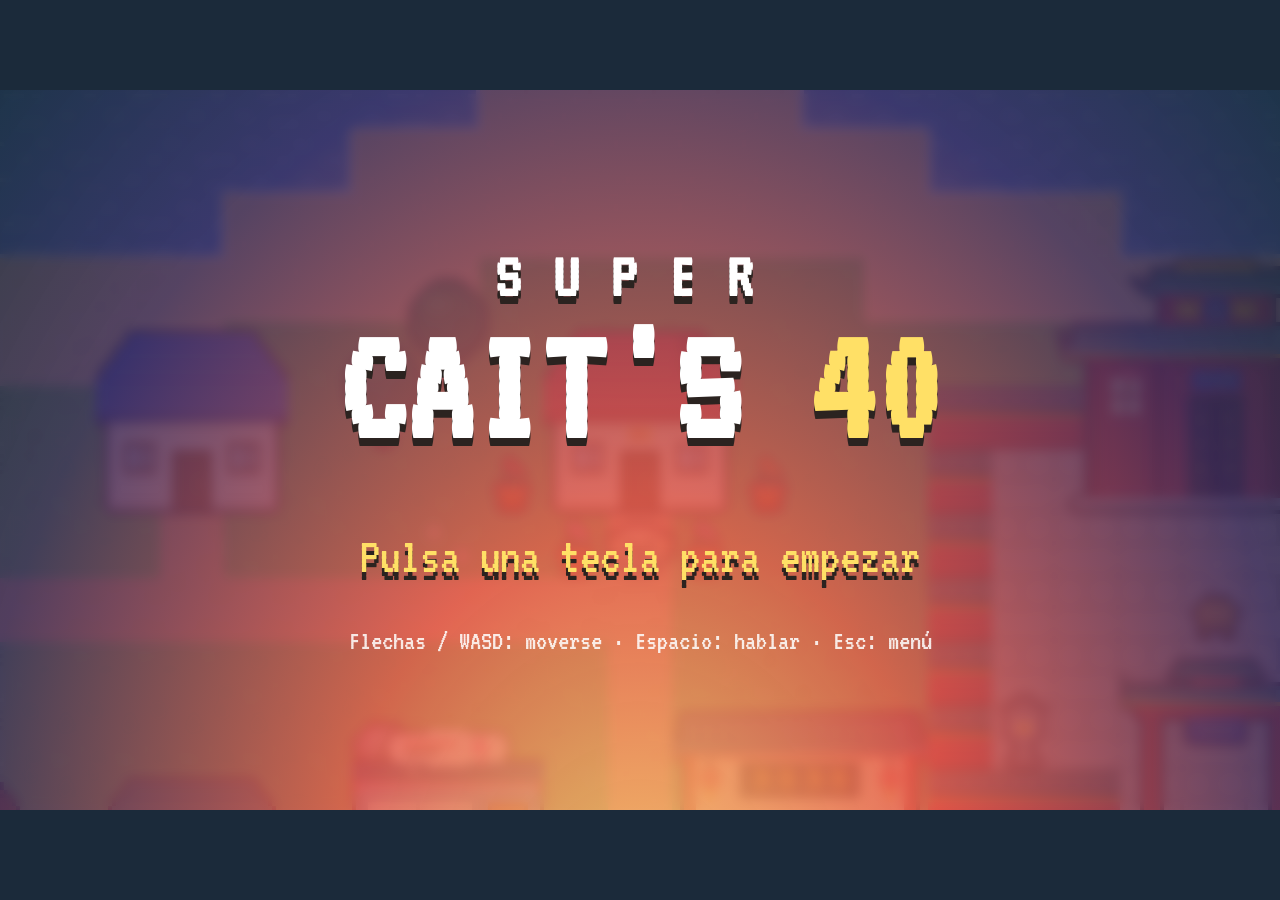
<file: index.html>
<!doctype html>
<html lang="es">
<head>
  <meta charset="utf-8">
  <meta name="viewport" content="width=device-width, initial-scale=1, maximum-scale=1, user-scalable=no, viewport-fit=cover">
  <meta name="theme-color" content="#1b2a3a">
  <meta name="mobile-web-app-capable" content="yes">
  <meta name="apple-mobile-web-app-capable" content="yes">
  <meta name="apple-mobile-web-app-status-bar-style"   content="black-translucent">
  <link rel="manifest" href="manifest.webmanifest">
  <title>Super Cait's 40</title>
  <link rel="icon" href="favicon.ico" sizes="any">
  <link rel="icon" type="image/png" sizes="32x32" href="assets/icon/colgadin-32.png">
  <link rel="apple-touch-icon" href="assets/icon/colgadin-180.png">
  <link rel="stylesheet" href="css/style.css">
  <link rel="preload" href="vendor/phaser.min.js" as="script">
  <link rel="preload" href="fonts/vt323.woff2" as="font" type="font/woff2" crossorigin>
  <!-- Pantalla de carga: se pinta al instante (estilo en línea, sin esperar a nada) mientras se descarga el motor del
       juego; main.js la quita al aparecer el título. Huellitas que van andando, dibujadas en píxeles con box-shadow. -->
  <style>
    #loader { position: fixed; inset: 0; z-index: 100; background: #1b2a3a; display: flex; flex-direction: column;
      align-items: center; justify-content: center; gap: 28px; transition: opacity .3s; }
    #loader.out { opacity: 0; pointer-events: none; }
    #loader .steps { display: flex; gap: 22px; align-items: flex-end; height: 120px; }
    #loader .paw { width: 64px; height: 56px; position: relative; opacity: 0; animation: lpaw 1.6s steps(1) infinite; }
    #loader .paw:nth-child(odd) { margin-bottom: 36px; }
    #loader .paw:nth-child(2) { animation-delay: .25s; } #loader .paw:nth-child(3) { animation-delay: .5s; }
    #loader .paw:nth-child(4) { animation-delay: .75s; }
    #loader .paw::before { content: ''; position: absolute; left: 0; top: 0; width: 4px; height: 4px; background: transparent;
      box-shadow: 16px 0px #fff6dc,20px 0px #fff6dc,40px 0px #fff6dc,44px 0px #fff6dc,12px 4px #fff6dc,16px 4px #fff6dc,20px 4px #fff6dc,24px 4px #fff6dc,36px 4px #fff6dc,40px 4px #fff6dc,44px 4px #fff6dc,48px 4px #fff6dc,12px 8px #fff6dc,16px 8px #fff6dc,20px 8px #fff6dc,24px 8px #fff6dc,36px 8px #fff6dc,40px 8px #fff6dc,44px 8px #fff6dc,48px 8px #fff6dc,12px 12px #fff6dc,16px 12px #fff6dc,20px 12px #fff6dc,24px 12px #fff6dc,36px 12px #fff6dc,40px 12px #fff6dc,44px 12px #fff6dc,48px 12px #fff6dc,16px 16px #fff6dc,20px 16px #fff6dc,40px 16px #fff6dc,44px 16px #fff6dc,4px 20px #fff6dc,8px 20px #fff6dc,52px 20px #fff6dc,56px 20px #fff6dc,0px 24px #fff6dc,4px 24px #fff6dc,8px 24px #fff6dc,12px 24px #fff6dc,48px 24px #fff6dc,52px 24px #fff6dc,56px 24px #fff6dc,60px 24px #fff6dc,0px 28px #fff6dc,4px 28px #fff6dc,8px 28px #fff6dc,12px 28px #fff6dc,24px 28px #fff6dc,28px 28px #fff6dc,32px 28px #fff6dc,36px 28px #fff6dc,48px 28px #fff6dc,52px 28px #fff6dc,56px 28px #fff6dc,60px 28px #fff6dc,4px 32px #fff6dc,8px 32px #fff6dc,20px 32px #fff6dc,24px 32px #fff6dc,28px 32px #fff6dc,32px 32px #fff6dc,36px 32px #fff6dc,40px 32px #fff6dc,52px 32px #fff6dc,56px 32px #fff6dc,16px 36px #fff6dc,20px 36px #fff6dc,24px 36px #fff6dc,28px 36px #fff6dc,32px 36px #fff6dc,36px 36px #fff6dc,40px 36px #fff6dc,44px 36px #fff6dc,12px 40px #fff6dc,16px 40px #fff6dc,20px 40px #fff6dc,24px 40px #fff6dc,28px 40px #fff6dc,32px 40px #fff6dc,36px 40px #fff6dc,40px 40px #fff6dc,44px 40px #fff6dc,48px 40px #fff6dc,12px 44px #fff6dc,16px 44px #fff6dc,20px 44px #fff6dc,24px 44px #fff6dc,28px 44px #fff6dc,32px 44px #fff6dc,36px 44px #fff6dc,40px 44px #fff6dc,44px 44px #fff6dc,48px 44px #fff6dc,12px 48px #fff6dc,16px 48px #fff6dc,20px 48px #fff6dc,24px 48px #fff6dc,28px 48px #fff6dc,32px 48px #fff6dc,36px 48px #fff6dc,40px 48px #fff6dc,44px 48px #fff6dc,48px 48px #fff6dc,16px 52px #fff6dc,20px 52px #fff6dc,24px 52px #fff6dc,36px 52px #fff6dc,40px 52px #fff6dc,44px 52px #fff6dc; }
    #loader .bar { width: 148px; height: 12px; border: 3px solid #fff6dc; padding: 2px; }
    #loader .bar i { display: block; height: 100%; width: 30%; background: #e2574c; animation: lbar 1.1s steps(8) infinite alternate; }
    @media (max-width: 400px) { #loader .steps { transform: scale(.75); } }
    @keyframes lpaw { 0% { opacity: 0; } 10% { opacity: 1; } 70% { opacity: .35; } 85% { opacity: 0; } }
    @keyframes lbar { from { margin-left: 0; } to { margin-left: 70%; } }
  </style>
</head>
<body>
  <div id="loader" aria-label="Cargando"><div class="steps"><div class="paw"></div><div class="paw"></div><div class="paw"></div><div class="paw"></div></div><div class="bar"><i></i></div></div>
  <div id="stage">
    <div id="game"></div>

    <div id="overlay">
      <!-- HUD -->
      <div id="hud" class="hidden">
        <div class="hud-left">
          <span class="chip" title="Calcetines">🧦 <b id="hud-socks">0</b></span>
          <span class="chip" title="Monedas de gachapón">🪙 <b id="hud-coins">0</b></span>
          <span class="chip" title="Invitaciones entregadas">💌 <b id="hud-inv">0</b></span>
        </div>
        <div class="hud-right">
          <button id="btn-mute" class="chip btn" aria-label="Sonido">🔊</button>
          <button id="btn-menu" class="chip btn" aria-label="Menú">☰</button>
        </div>
      </div>

      <div id="zone" class="hidden"></div>
      <div id="toast" class="hidden"></div>
      <div id="cue" class="hidden"></div>

      <!-- Barra de minijuego -->
      <div id="minibar" class="hidden">
        <span id="minibar-text"></span>
        <span class="minibar-btns">
          <button id="mb-win" class="btn hidden">⏭ Ganar</button>
          <button id="mb-undo" class="btn">↩ Deshacer</button>
          <button id="mb-reset" class="btn">⟲ Reiniciar</button>
          <button id="mb-exit" class="btn">✕ Salir</button>
        </span>
      </div>

      <!-- Diálogo -->
      <div id="dialog" class="hidden">
        <div id="dialog-name"></div>
        <img id="dialog-img" class="hidden" alt="">
        <div id="dialog-text"></div>
        <div id="dialog-choices"></div>
        <div id="dialog-next">▼</div>
      </div>

      <!-- Entrada de texto (reclamaciones) -->
      <div id="prompt" class="panel hidden">
        <div id="prompt-title"></div>
        <textarea id="prompt-input" maxlength="300" rows="4"></textarea>
        <div class="row">
          <button id="prompt-cancel" class="btn">Cancelar</button>
          <button id="prompt-ok" class="btn primary">Enviar</button>
        </div>
      </div>

      <!-- Candado de cifras -->
      <div id="code" class="panel hidden">
        <div id="code-title"></div>
        <div id="code-digits"></div>
        <div class="row">
          <button id="code-cancel" class="btn">Cancelar</button>
          <button id="code-ok" class="btn primary">Abrir</button>
        </div>
      </div>

      <!-- Prueba de oído de Fucsia -->
      <div id="quiz" class="panel hidden">
        <div class="quiz-head"><b>Prueba de oído de Fucsia</b><span id="quiz-n"></span><span id="quiz-score"></span></div>
        <div class="quiz-track"><div id="quiz-bar"></div></div>
        <div id="quiz-msg"></div>
        <div id="quiz-typing">
          <input id="quiz-input" type="text" maxlength="60" autocomplete="off" autocapitalize="off" autocorrect="off" spellcheck="false" placeholder="Título de la canción">
          <button id="quiz-ok" class="btn primary">Responder</button>
        </div>
        <div id="quiz-options" class="hidden"></div>
        <div class="quiz-foot">
          <button id="quiz-replay" class="btn">Oír otra vez</button>
          <button id="quiz-hint" class="btn">Pista</button>
          <span id="quiz-worth"></span>
          <button id="quiz-win" class="btn hidden">Ganar</button>
          <button id="quiz-exit" class="btn">Salir</button>
        </div>
      </div>

      <!-- Menú -->
      <div id="menu" class="panel hidden">
        <div class="tabs">
          <button class="tab btn active" data-tab="prep">Preparativos</button>
          <button class="tab btn" data-tab="amigos">Amigos</button>
          <button class="tab btn" data-tab="cosas">Cosas</button>
          <button class="tab btn" data-tab="ajustes">Ajustes</button>
          <button class="tab btn hidden" data-tab="debug" id="tab-debug">🛠</button>
          <button id="menu-close" class="btn">✕</button>
        </div>
        <div id="menu-body"></div>
      </div>

      <!-- Libro de los Miausis -->
      <div id="album" class="hidden">
        <div class="album-title">📖 Libro de los Miausis <span id="album-page"></span></div>
        <div class="album-row">
          <button id="album-prev" class="btn">◀</button>
          <div id="album-photo">
            <img id="album-img" alt="">
            <div class="album-cap"><b id="album-place"></b> · <span id="album-date"></span></div>
            <div id="album-deco"></div>
          </div>
          <button id="album-next" class="btn">▶</button>
        </div>
        <button id="album-close" class="btn">✕ Cerrar</button>
      </div>

      <!-- Final -->
      <div id="ending" class="hidden">
        <div class="ending-box">
          <div class="ending-big">¡Feliz cumpleaños, Cait!</div>
          <div class="ending-msg">¡Muchas gracias por dejarnos formar parte de tu universo!</div>
          <div id="ending-stats"></div>
          <button id="ending-ok" class="btn primary">Continuar</button>
        </div>
      </div>

      <!-- Título -->
      <div id="title" class="hidden">
        <div class="title-box">
          <div class="title-small">SUPER</div>
          <div class="title-big">CAIT'S <span>40</span></div>
          <div id="t-press" class="title-press hidden">Pulsa una tecla para empezar</div>
          <div id="t-btns" class="title-btns">
            <button id="t-continue" class="btn primary hidden">Continuar</button>
            <button id="t-new" class="btn">Nueva partida</button>
          </div>
          <div class="title-foot">Flechas / WASD: moverse · Espacio: hablar · Esc: menú</div>
        </div>
      </div>
    </div>
  </div>

  <!-- Controles táctiles -->
  <div id="touch" class="hidden">
    <div id="dpad">
      <button data-dir="up" class="d up">▲</button>
      <button data-dir="left" class="d left">◀</button>
      <button data-dir="right" class="d right">▶</button>
      <button data-dir="down" class="d down">▼</button>
    </div>
    <div id="abtns">
      <button id="tb-a" class="ab a" aria-label="Acción">{pawbtn}</button>
    </div>
  </div>

  <script src="vendor/phaser.min.js"></script>
  <script type="module" src="js/main.js"></script>
</body>
</html>
</file>
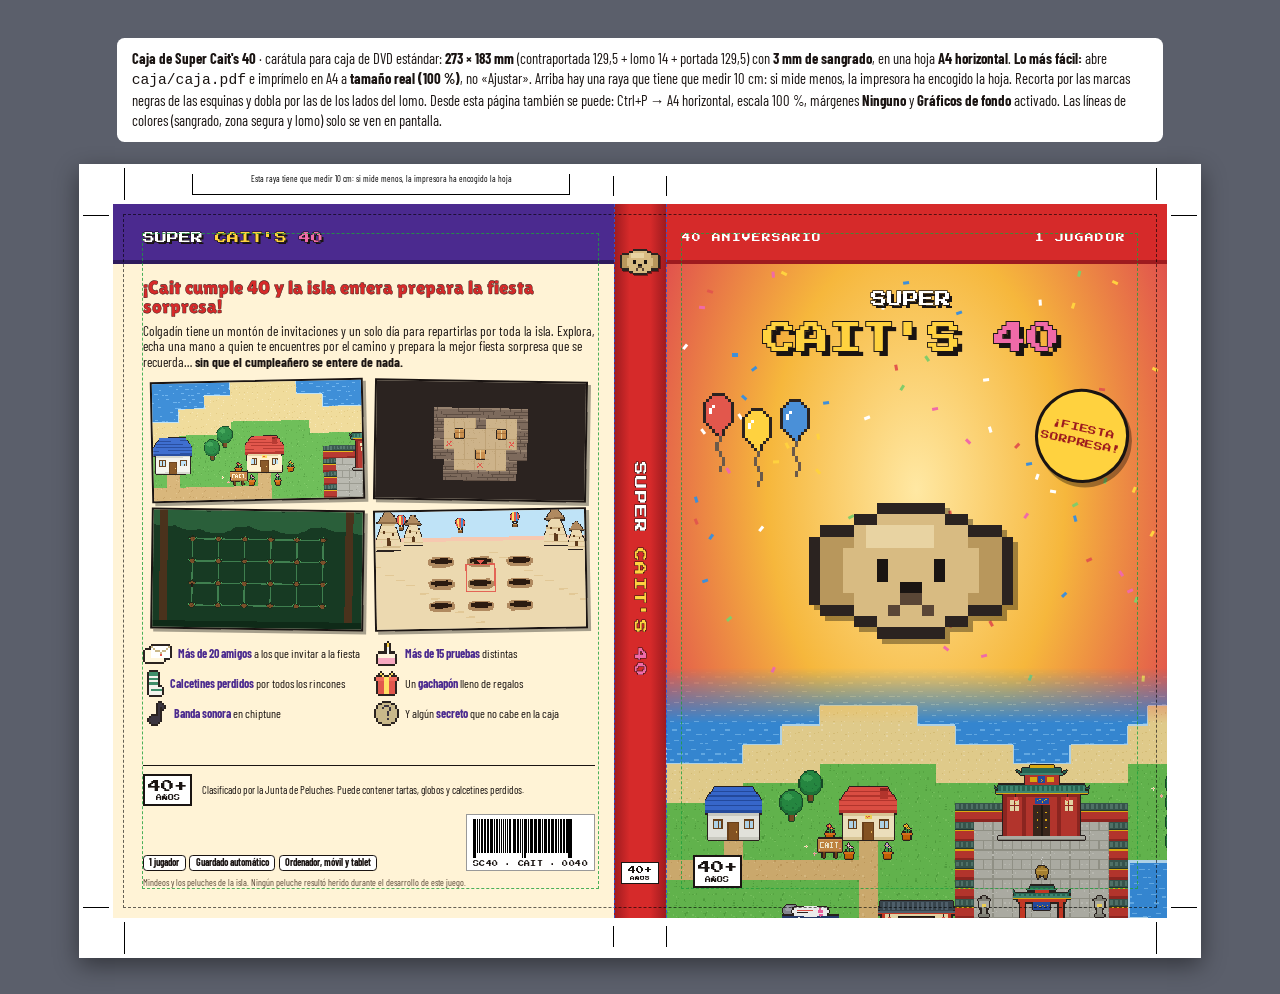
<file: caja/index.html>
<!doctype html>
<html lang="es">
<head>
<meta charset="utf-8">
<meta name="viewport" content="width=device-width, initial-scale=1">
<title>Super Cait's 40 — Caja (DVD)</title>
<link rel="icon" href="../favicon.ico" sizes="any">
<link rel="icon" type="image/png" sizes="32x32" href="../assets/icon/colgadin-32.png">
<link rel="apple-touch-icon" href="../assets/icon/colgadin-180.png">
<link rel="preconnect" href="https://fonts.googleapis.com">
<link rel="preconnect" href="https://fonts.gstatic.com" crossorigin>
<link href="https://fonts.googleapis.com/css2?family=Barlow+Condensed:ital,wght@0,400;0,600;0,700;1,400;1,700&family=Lilita+One&family=Press+Start+2P&display=swap" rel="stylesheet">
<link rel="stylesheet" href="caja.css">
</head>
<body>

<div class="noprint">
  <b>Caja de Super Cait's 40</b> · carátula para caja de DVD estándar: <b>273 × 183 mm</b> (contraportada 129,5 + lomo 14 +
  portada 129,5) con <b>3 mm de sangrado</b>, en una hoja <b>A4 horizontal</b>.
  <b>Lo más fácil:</b> abre <code>caja/caja.pdf</code> e imprímelo en A4 a <b>tamaño real (100 %)</b>, no «Ajustar». Arriba
  hay una raya que tiene que medir 10 cm: si mide menos, la impresora ha encogido la hoja. Recorta por las marcas negras de
  las esquinas y dobla por las de los lados del lomo.
  Desde esta página también se puede: Ctrl+P → A4 horizontal, escala 100 %, márgenes <b>Ninguno</b> y <b>Gráficos de fondo</b>
  activado. Las líneas de colores (sangrado, zona segura y lomo) solo se ven en pantalla.
</div>

<div class="sheet">
  <div class="cover">

    <!-- ============================================================ CONTRAPORTADA -->
    <section class="panel back">
      <div class="band">
        <div class="mini-logo">SUPER <b>CAIT'S</b> <span>40</span></div>
      </div>
      <div class="inner">
        <h2 class="tagline">¡Cait cumple 40 y la isla entera prepara la fiesta sorpresa!</h2>
        <p class="blurb">Colgadín tiene un montón de invitaciones y un solo día para repartirlas por toda la isla. Explora,
          echa una mano a quien te encuentres por el camino y prepara la mejor fiesta sorpresa que se recuerda…
          <b>sin que el cumpleañero se entere de nada.</b></p>

        <div class="shots">
          <img data-map="isla" data-rect="14,4,16,9" data-empty alt="">
          <img src="img/sokoban.png" alt="">
          <img src="img/monos.png" alt="">
          <img src="img/awawas.png" alt="">
        </div>

        <ul class="feats">
          <li><img data-icon="invites" data-x="2.2" alt=""><span><b>Más de 20 amigos</b> a los que invitar a la fiesta</span></li>
          <li><img data-icon="cake" data-x="2.2" alt=""><span><b>Más de 15 pruebas</b> distintas</span></li>
          <li><img data-icon="sock_0" data-x="2.2" alt=""><span><b>Calcetines perdidos</b> por todos los rincones</span></li>
          <li><img data-icon="gift" data-x="2.2" alt=""><span>Un <b>gachapón</b> lleno de regalos</span></li>
          <li><img data-icon="music" data-x="2.2" alt=""><span><b>Banda sonora</b> en chiptune</span></li>
          <li><img data-icon="question" data-x="2.2" alt=""><span>Y algún <b>secreto</b> que no cabe en la caja</span></li>
        </ul>
      </div>

      <div class="legal-strip">
        <div class="rating"><div class="r">40+<small>AÑOS</small></div>
          <div>Clasificado por la Junta de Peluches. Puede contener tartas, globos y calcetines
            perdidos.</div></div>
        <div class="info">
          <div class="specs"><span>1 jugador</span><span>Guardado automático</span><span>Ordenador, móvil y tablet</span></div>
          <div class="bar-wrap">
            <div class="barcode" id="barcode"></div>
            <div class="code">SC40 · CAIT · 0040</div>
          </div>
        </div>
        <p class="tiny">Mindeos y los peluches de la isla. Ningún peluche resultó herido durante el desarrollo de este juego.</p>
      </div>
    </section>

    <!-- ============================================================ LOMO -->
    <section class="panel spine">
      <img class="spine-face" data-spr="colgadin_down_0" data-x="2.3" alt="">
      <div class="spine-title"><span>SUPER <b>CAIT'S</b> <i>40</i></span></div>
      <div class="spine-r">40+<small>AÑOS</small></div>
    </section>

    <!-- ============================================================ PORTADA -->
    <section class="panel front">
      <div class="sky"></div>
      <div class="confetti" id="confetti"></div>
      <img class="ground" data-map="isla" data-rect="12,2,26,13" data-empty alt="">
      <div class="band">
        <span>40 ANIVERSARIO</span><span>1 JUGADOR</span>
      </div>
      <div class="logo">
        <div class="s">SUPER</div>
        <div class="b">CAIT'S <span>40</span></div>
      </div>
      <div class="sticker">¡FIESTA<br>SORPRESA!</div>
      <div class="balloons">
        <img data-icon="pballoon_r" data-x="3.2" alt=""><img data-icon="pballoon_y" data-x="3.2" alt=""><img data-icon="pballoon_b" data-x="3.2" alt="">
      </div>
      <div class="hero"><img data-spr="colgadin_down_0" data-x="12" alt="Colgadín"></div>
      <div class="rating-front"><div class="r">40+<small>AÑOS</small></div></div>
    </section>

    <!-- Guías (solo en pantalla): sangrado, corte, zona segura y pliegues del lomo -->
    <div class="guide trim"></div>
    <div class="guide safe safe-back"></div>
    <div class="guide safe safe-front"></div>
    <div class="guide fold f1"></div>
    <div class="guide fold f2"></div>
  </div>
  <!-- Marcas de corte y de pliegue (se imprimen, fuera de la carátula) -->
  <div class="marks" id="marks"></div>
  <div class="ruler">Esta raya tiene que medir 10 cm: si mide menos, la impresora ha encogido la hoja</div>
</div>

<script type="module" src="../guia/guia.js"></script>
<script type="module" src="caja.js"></script>
</body>
</html>
</file>
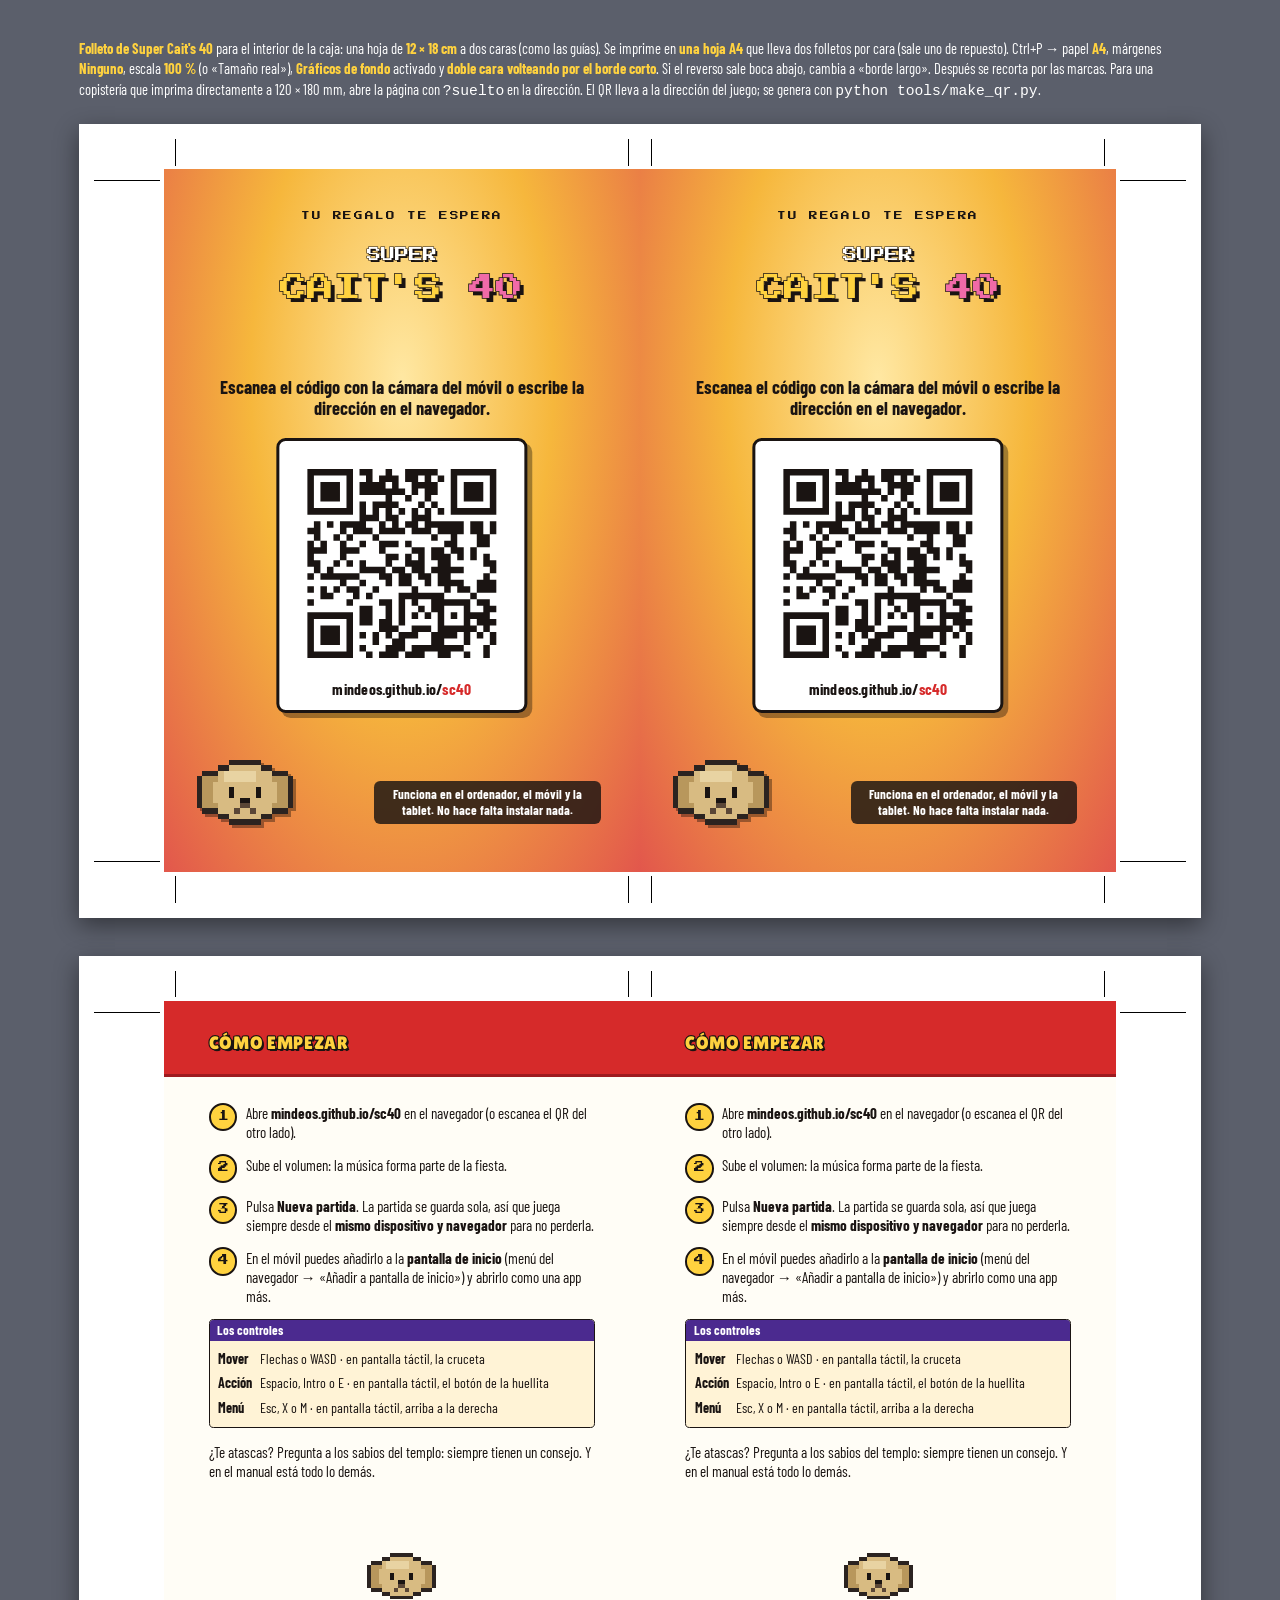
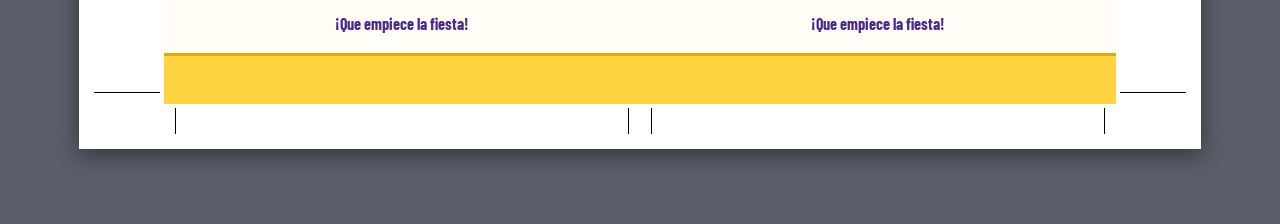
<file: folleto/index.html>
<!doctype html>
<html lang="es">
<head>
<meta charset="utf-8">
<meta name="viewport" content="width=device-width, initial-scale=1">
<title>Super Cait's 40 — Folleto</title>
<link rel="icon" href="../favicon.ico" sizes="any">
<link rel="preconnect" href="https://fonts.googleapis.com">
<link rel="preconnect" href="https://fonts.gstatic.com" crossorigin>
<link href="https://fonts.googleapis.com/css2?family=Barlow+Condensed:ital,wght@0,400;0,600;0,700;1,400;1,700&family=Lilita+One&family=Press+Start+2P&display=swap" rel="stylesheet">
<link rel="stylesheet" href="../guia/guia.css">
<style>
  /* Folleto de dos caras de 12 × 18 cm (como las guías: diseño a 148 × 222 mm reducido con zoom) */
  .flyer, .bleed.anverso { background: radial-gradient(ellipse at 50% 30%, #ffe8a3 0%, #f6b73c 45%, #e2574c 100%); }
  .flyer .tag { position: absolute; top: 10mm; left: 0; right: 0; text-align: center; font: 8pt var(--head); letter-spacing: 1.5pt; }
  .flyer .logo { top: 22mm; }
  .flyer .lead { position: absolute; top: 64mm; left: 12mm; right: 12mm; text-align: center; font: 700 17pt/1.15 var(--body); }
  .qrcard { position: absolute; top: 84mm; left: 50%; transform: translateX(-50%); width: 82mm; padding: 5mm 5mm 4mm; background: #fff;
    border: 1mm solid var(--ink); border-radius: 3mm; box-shadow: 1.6mm 1.6mm 0 rgba(0, 0, 0, .35); text-align: center; }
  .qrcard img.qr { display: block; width: 70mm; height: 70mm; margin: 0 auto 3mm; image-rendering: pixelated; }
  .qrcard .url { font: 700 14.5pt/1.1 var(--body); letter-spacing: .2pt; word-break: break-all; }
  .qrcard .url b { color: var(--red); }
  .flyer .hero { position: absolute; left: 7mm; bottom: 9mm; }
  .flyer .hero img, .flyer .pal img { filter: drop-shadow(1mm 1mm 0 rgba(0, 0, 0, .35)); }
  .flyer .foot-note { position: absolute; right: 9mm; bottom: 12mm; width: 74mm; padding: 2mm 3mm; text-align: center; font: 700 12pt/1.2 var(--body); color: #fff;
    background: rgba(26, 20, 18, .82); border-radius: 2mm; }
  /* reverso */
  .howto, .bleed.reverso { background: var(--paper); }
  .howto .inner { position: absolute; top: 30mm; left: 11mm; right: 11mm; font-size: 14pt; line-height: 1.25; }
  .howto ol.steps { counter-reset: s; list-style: none; padding: 0; margin: 0 0 4mm; }
  .howto ol.steps li { counter-increment: s; position: relative; padding-left: 12mm; margin-bottom: 4.5mm; min-height: 9mm; }
  .howto ol.steps li::before { content: counter(s); position: absolute; left: 0; top: -.5mm; width: 8mm; height: 8mm; border: .7mm solid var(--ink);
    border-radius: 50%; background: var(--yellow); font: 10pt/7mm var(--head); text-align: center; }
  .howto .box { font-size: 13pt; margin: 2mm 0 5mm; }
  .howto .keys td { padding: 1mm 2mm 1mm 0; vertical-align: top; font-size: 13pt; }
  .howto .sign { position: absolute; left: 11mm; right: 11mm; bottom: 19mm; text-align: center; font: 700 15pt/1.3 var(--body); color: var(--purple); }
  .howto .sign img { display: block; margin: 0 auto 2mm; }

  /* Imposición para imprimir en casa (por defecto): A4 apaisado, dos folletos por cara con 3 mm de sangrado y marcas de
     corte. Los dos folletos quedan simétricos respecto al centro de la hoja, así que anverso y reverso cuadran al dar la
     vuelta al papel aunque la impresora desplace un poco la segunda cara (el sangrado tapa ese desajuste). */
  .sheet { position: relative; width: 297mm; height: 210mm; margin: 0 auto 10mm; background: #fff; box-shadow: 0 2mm 6mm rgba(0, 0, 0, .45); }
  .sheet .bleed { position: absolute; top: 12mm; width: 126mm; height: 186mm; padding: 3mm; overflow: hidden; }
  .sheet .page { margin: 0; box-shadow: none; background: none; overflow: visible; break-after: auto; }
  .sheet .page > .band { top: -4mm; left: -4mm; right: -4mm; height: 25mm; }
  .sheet .page > .foot { bottom: -4mm; left: -4mm; right: -4mm; height: 17mm; }
  .sheet > i { position: absolute; background: #000; }
  body.a4 .noprint { width: 297mm; }
  @media print { .sheet { margin: 0; box-shadow: none; } .sheet + .sheet { break-before: page; } }
</style>
</head>
<body>

<div class="noprint">
  <b>Folleto de Super Cait's 40</b> para el interior de la caja: una hoja de <b>12 × 18 cm</b> a dos caras (como las guías).
  Se imprime en <b>una hoja A4</b> que lleva dos folletos por cara (sale uno de repuesto). Ctrl+P → papel <b>A4</b>, márgenes
  <b>Ninguno</b>, escala <b>100 %</b> (o «Tamaño real»), <b>Gráficos de fondo</b> activado y <b>doble cara volteando por el borde
  corto</b>. Si el reverso sale boca abajo, cambia a «borde largo». Después se recorta por las marcas.
  Para una copistería que imprima directamente a 120 × 180 mm, abre la página con <code>?suelto</code> en la dirección.
  El QR lleva a la dirección del juego; se genera con <code>python tools/make_qr.py</code>.
</div>

<!-- ================================================================ ANVERSO -->
<section class="page bare flyer" id="anverso">
  <div class="tag">TU REGALO TE ESPERA</div>
  <div class="logo">
    <div class="s">SUPER</div>
    <div class="b">CAIT'S <span>40</span></div>
  </div>
  <div class="lead">Escanea el código con la cámara del móvil o escribe la dirección en el navegador.</div>
  <div class="qrcard">
    <img class="qr" src="qr.svg" alt="Código QR del juego">
    <div class="url">mindeos.github.io/<b>sc40</b></div>
  </div>
  <div class="hero"><img data-spr="colgadin_down_0" data-x="7" alt="Colgadín"></div>
  <div class="foot-note">Funciona en el ordenador, el móvil y la tablet. No hace falta instalar nada.</div>
</section>

<!-- ================================================================ REVERSO -->
<section class="page bare howto" id="reverso">
  <div class="band"></div><h1 class="small" style="left:11mm">CÓMO EMPEZAR</h1><div class="foot"></div>
  <div class="inner">
    <ol class="steps">
      <li>Abre <b>mindeos.github.io/sc40</b> en el navegador (o escanea el QR del otro lado).</li>
      <li>Sube el volumen: la música forma parte de la fiesta.</li>
      <li>Pulsa <b>Nueva partida</b>. La partida se guarda sola, así que juega siempre desde el <b>mismo dispositivo y
        navegador</b> para no perderla.</li>
      <li>En el móvil puedes añadirlo a la <b>pantalla de inicio</b> (menú del navegador → «Añadir a pantalla de inicio») y
        abrirlo como una app más.</li>
    </ol>
    <div class="box">
      <h3>Los controles</h3>
      <table class="keys">
        <tr><td><b>Mover</b></td><td>Flechas o WASD · en pantalla táctil, la cruceta</td></tr>
        <tr><td><b>Acción</b></td><td>Espacio, Intro o E · en pantalla táctil, el botón de la huellita</td></tr>
        <tr><td><b>Menú</b></td><td>Esc, X o M · en pantalla táctil, arriba a la derecha</td></tr>
      </table>
    </div>
    <p>¿Te atascas? Pregunta a los sabios del templo: siempre tienen un consejo. Y en el manual está todo lo demás.</p>
  </div>
  <div class="sign"><img data-spr="colgadin_down_1" data-x="5" alt="">¡Que empiece la fiesta!</div>
</section>

<script>
// Imposición en A4 apaisado (salvo con ?suelto): cada cara del folleto, dos veces por hoja, con sangrado y marcas de corte.
// Va antes de guia.js para que este rellene los sprites también en las copias.
if (!new URLSearchParams(location.search).has('suelto')) {
  document.body.classList.add('a4');
  document.head.insertAdjacentHTML('beforeend', '<style>@page { size: A4 landscape; margin: 0; }</style>');
  // corte de cada folleto (mm desde la esquina de la hoja): x 25,5–145,5 y 151,5–271,5; y 15–195
  const X = [25.5, 145.5, 151.5, 271.5], Y = [15, 195];
  for (const pg of document.querySelectorAll('section.page')) {
    const sh = document.createElement('div'); sh.className = 'sheet';
    pg.parentNode.insertBefore(sh, pg);
    for (const [k, left] of [22.5, 148.5].entries()) {
      const b = document.createElement('div'); b.className = 'bleed ' + pg.id; b.style.left = left + 'mm';
      const copy = k ? pg.cloneNode(true) : pg; if (k) copy.removeAttribute('id');
      b.appendChild(copy); sh.appendChild(b);
    }
    const mk = (x, y, w, h) => { const i = document.createElement('i'); Object.assign(i.style, { left: x + 'mm', top: y + 'mm', width: w + 'mm', height: h + 'mm' }); sh.appendChild(i); };
    for (const x of X) { mk(x - 0.1, 4, 0.2, 7); mk(x - 0.1, 199, 0.2, 7); }
    for (const y of Y) { mk(4, y - 0.1, 17.5, 0.2); mk(275.5, y - 0.1, 17.5, 0.2); }
  }
}
</script>
<script type="module" src="../guia/guia.js"></script>
</body>
</html>
</file>
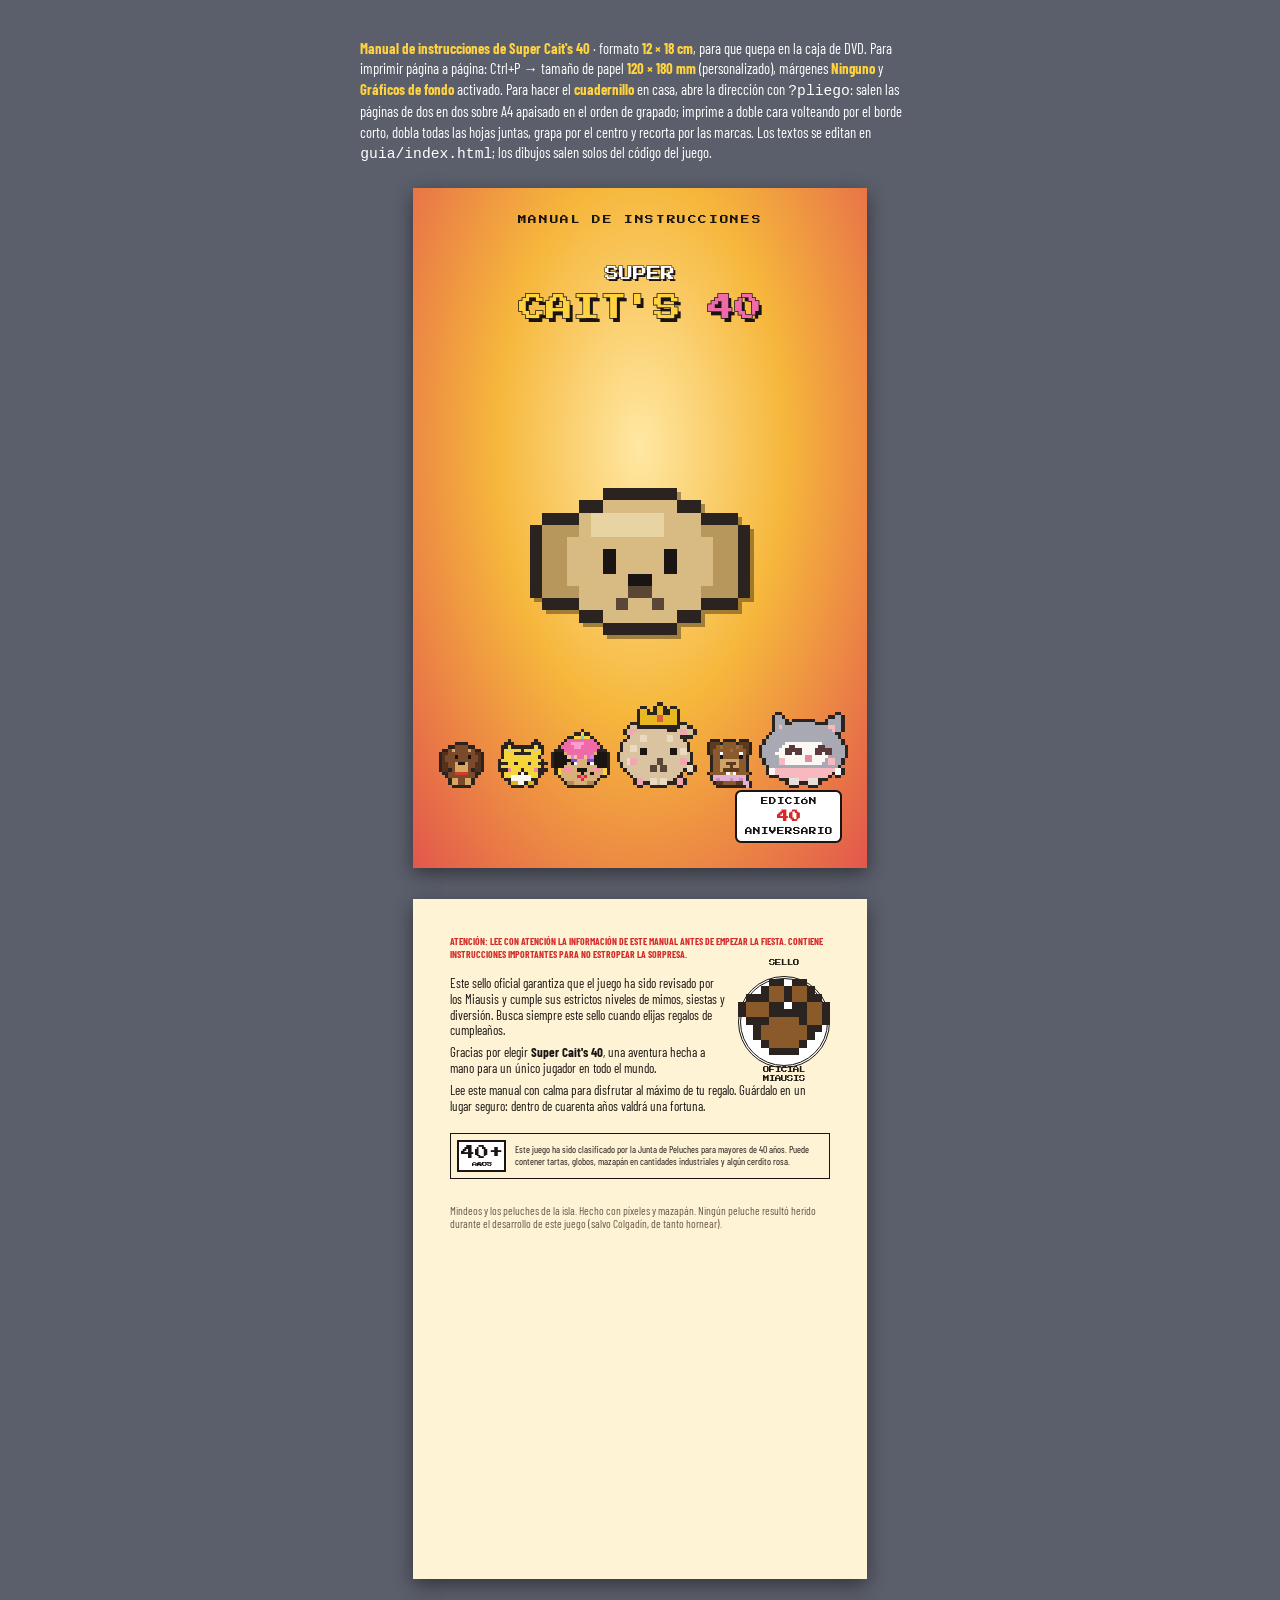
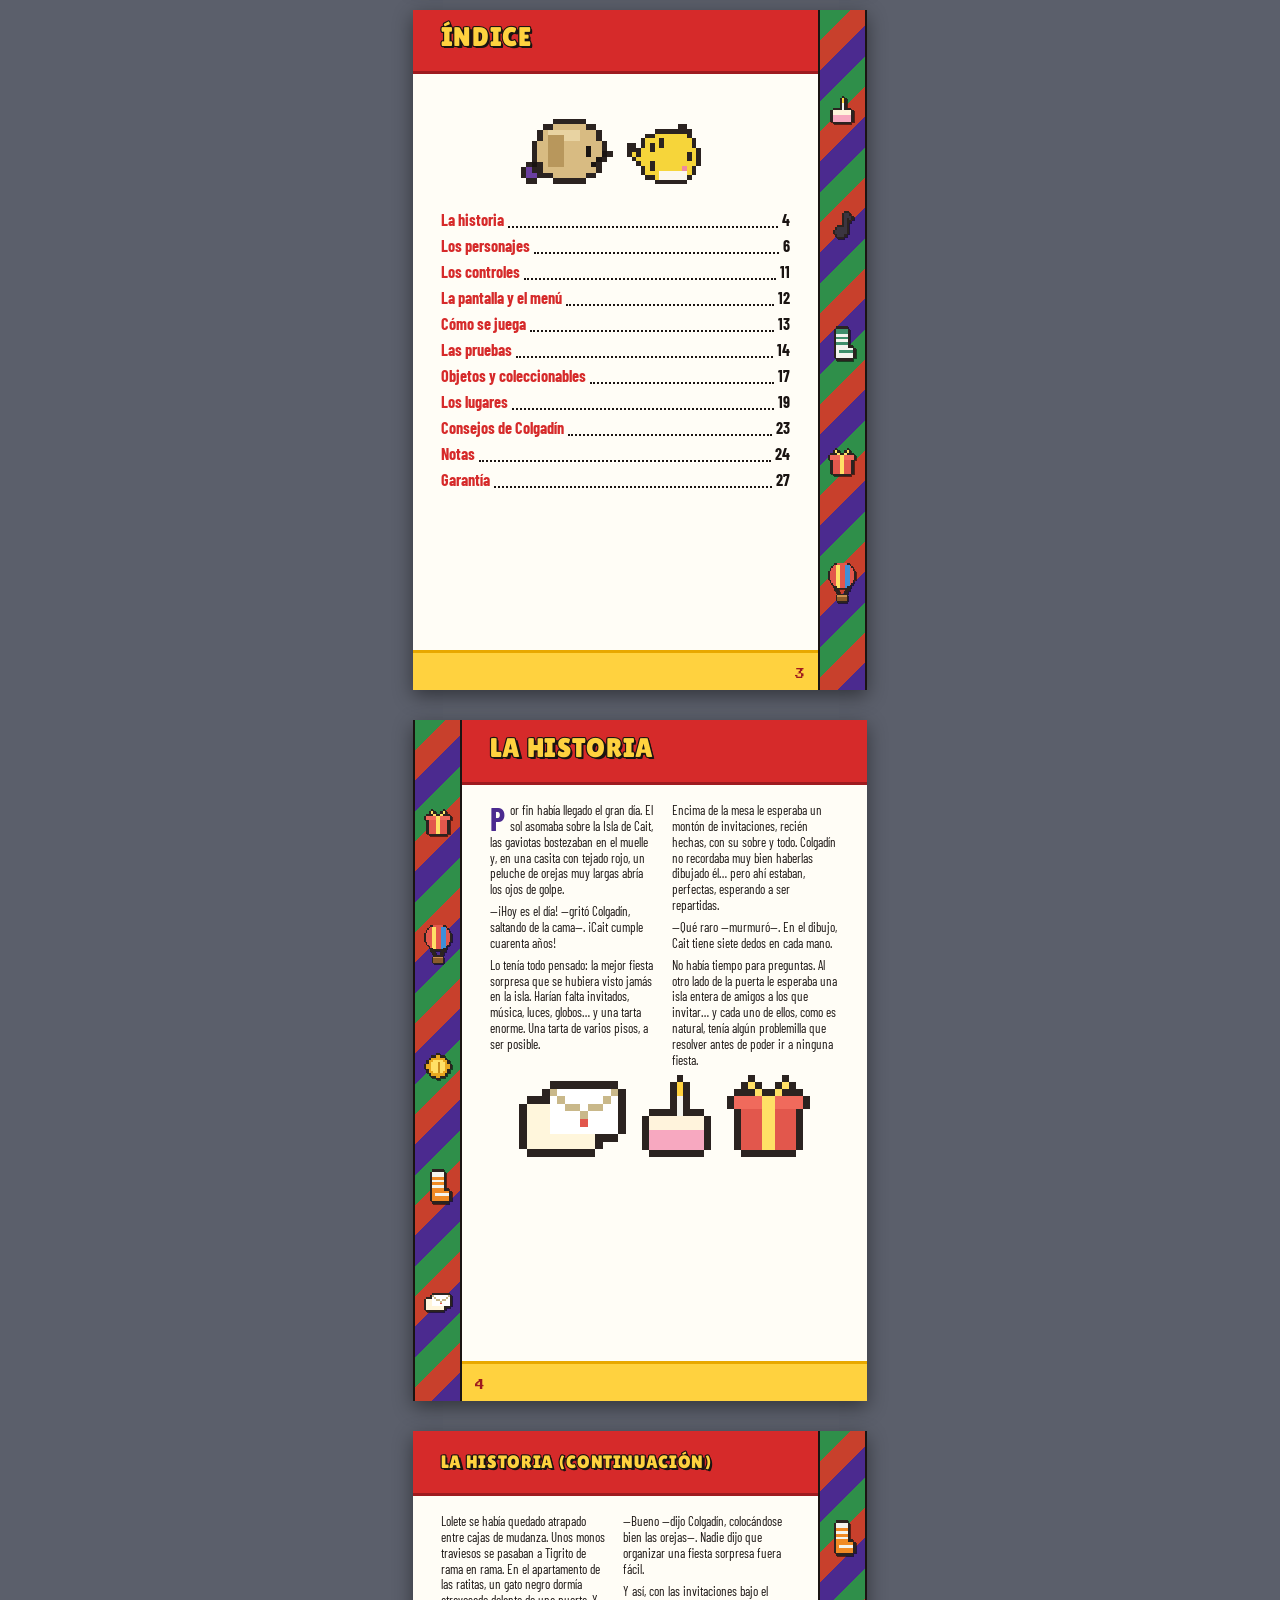
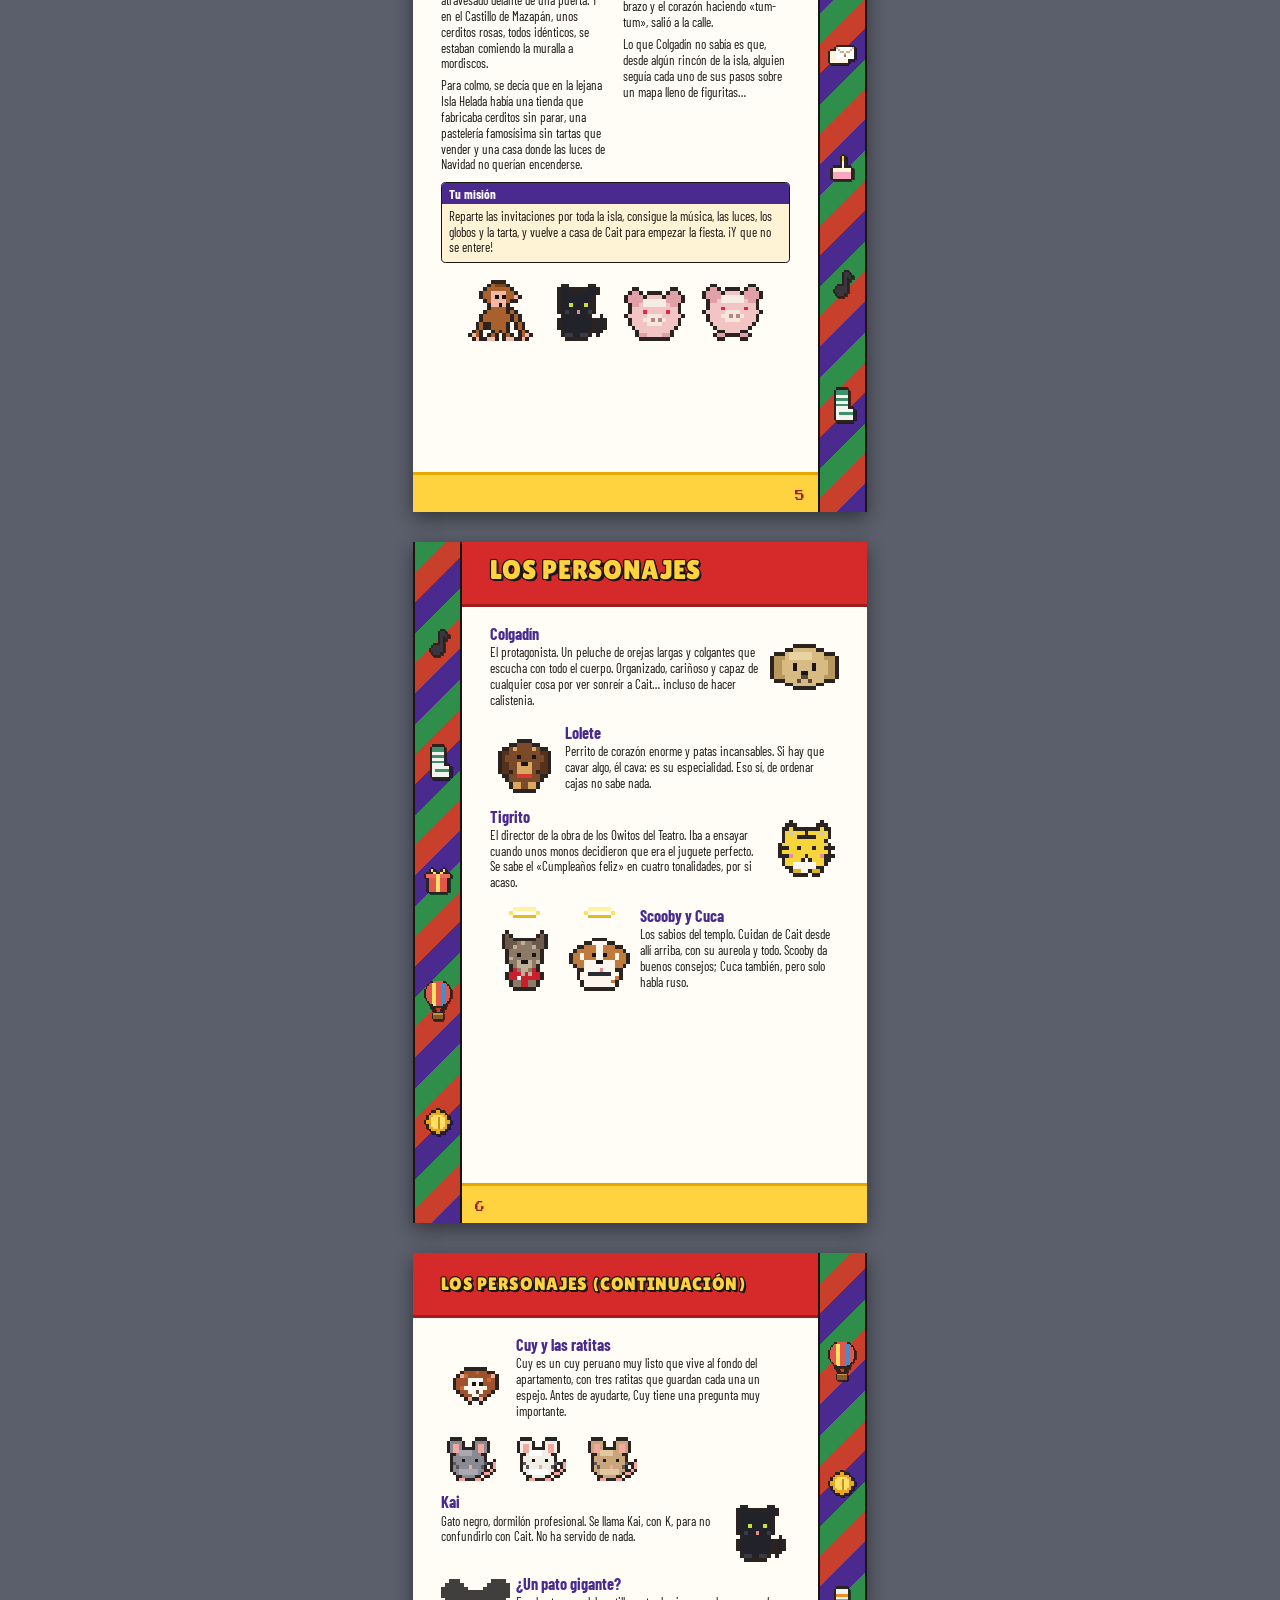
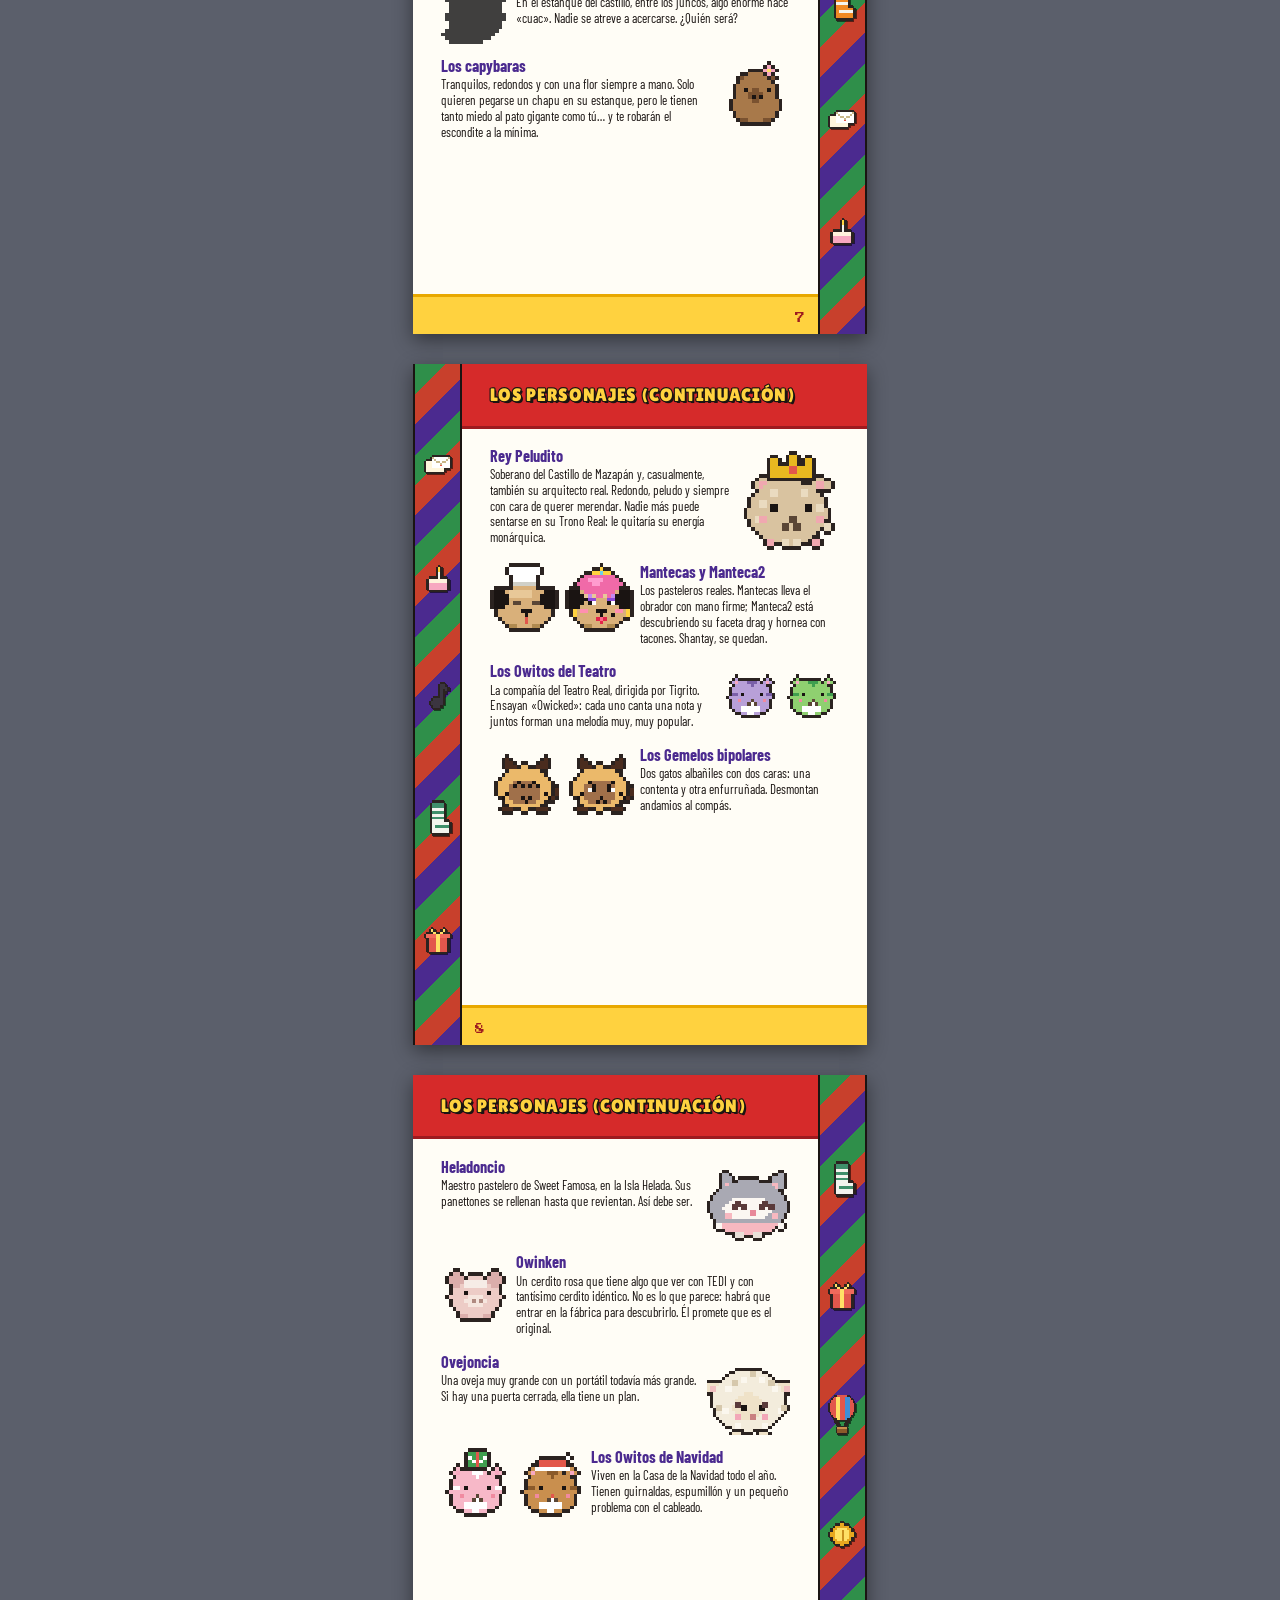
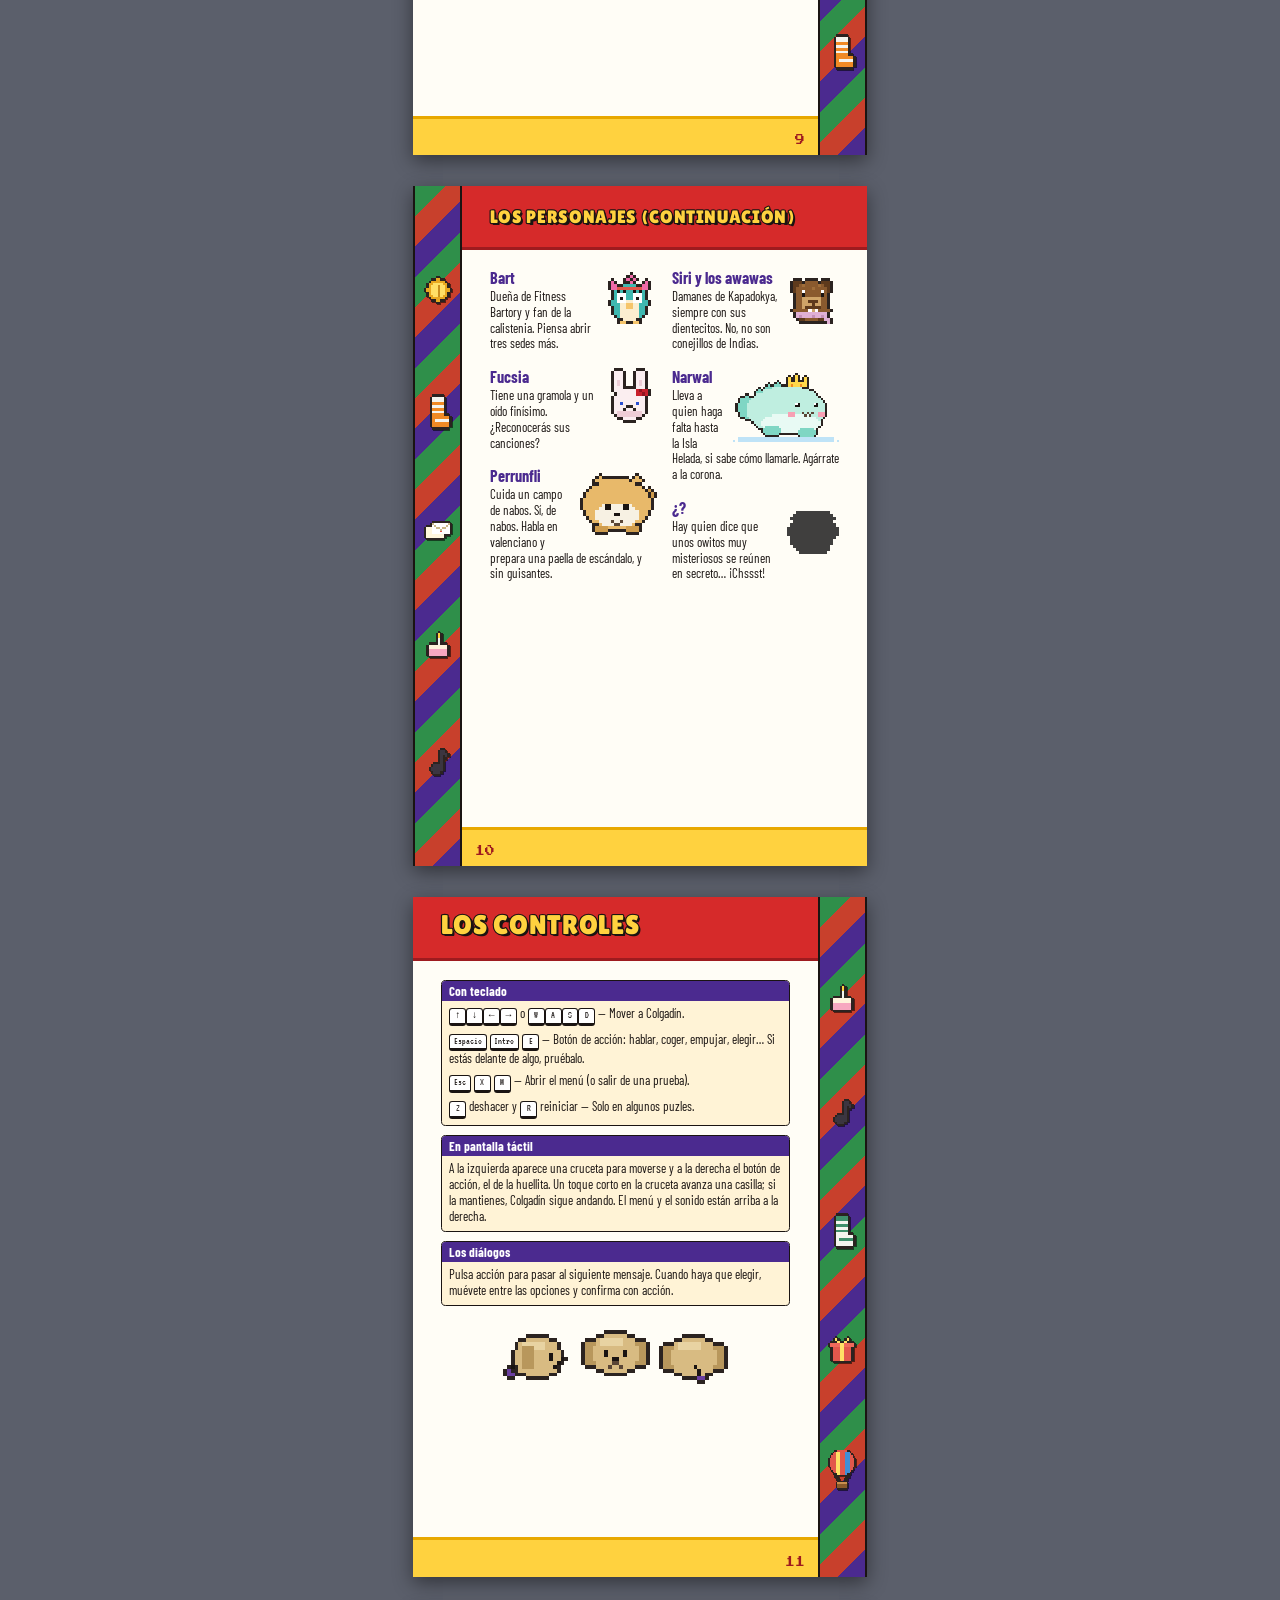
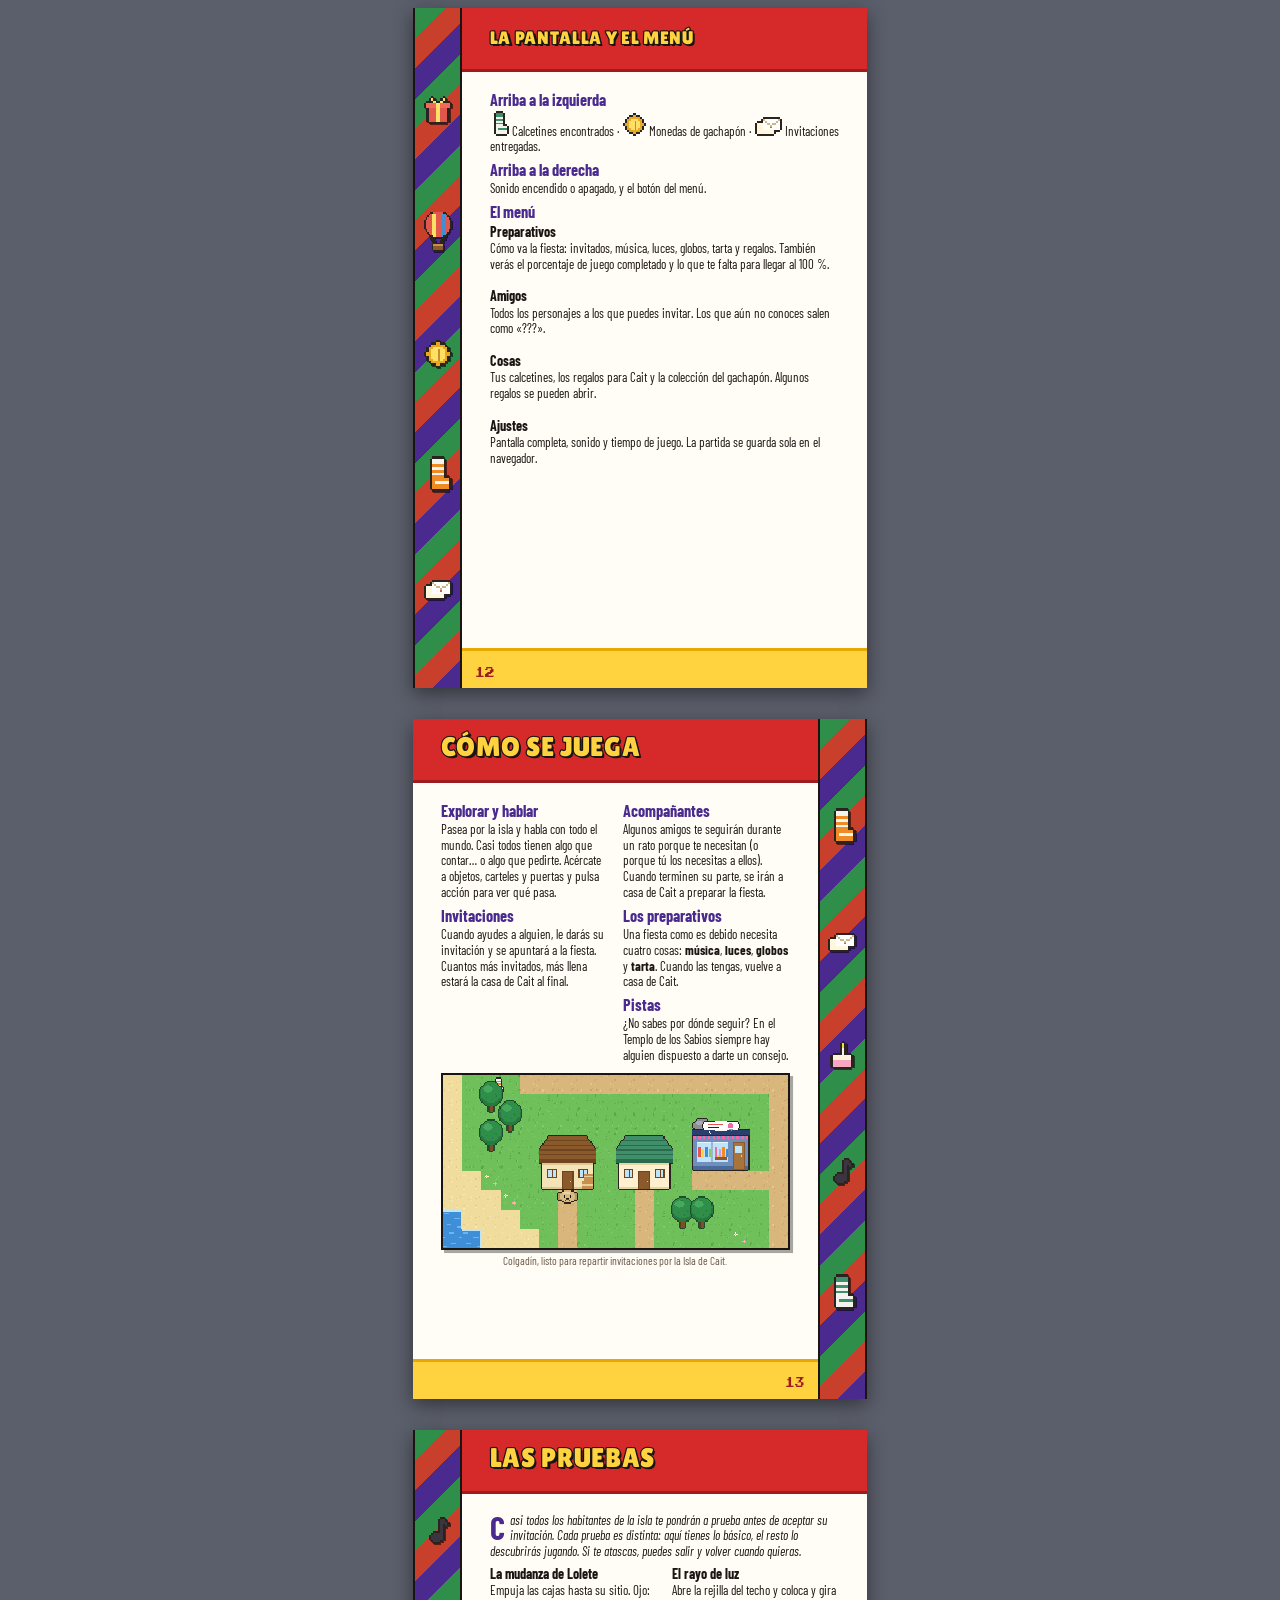
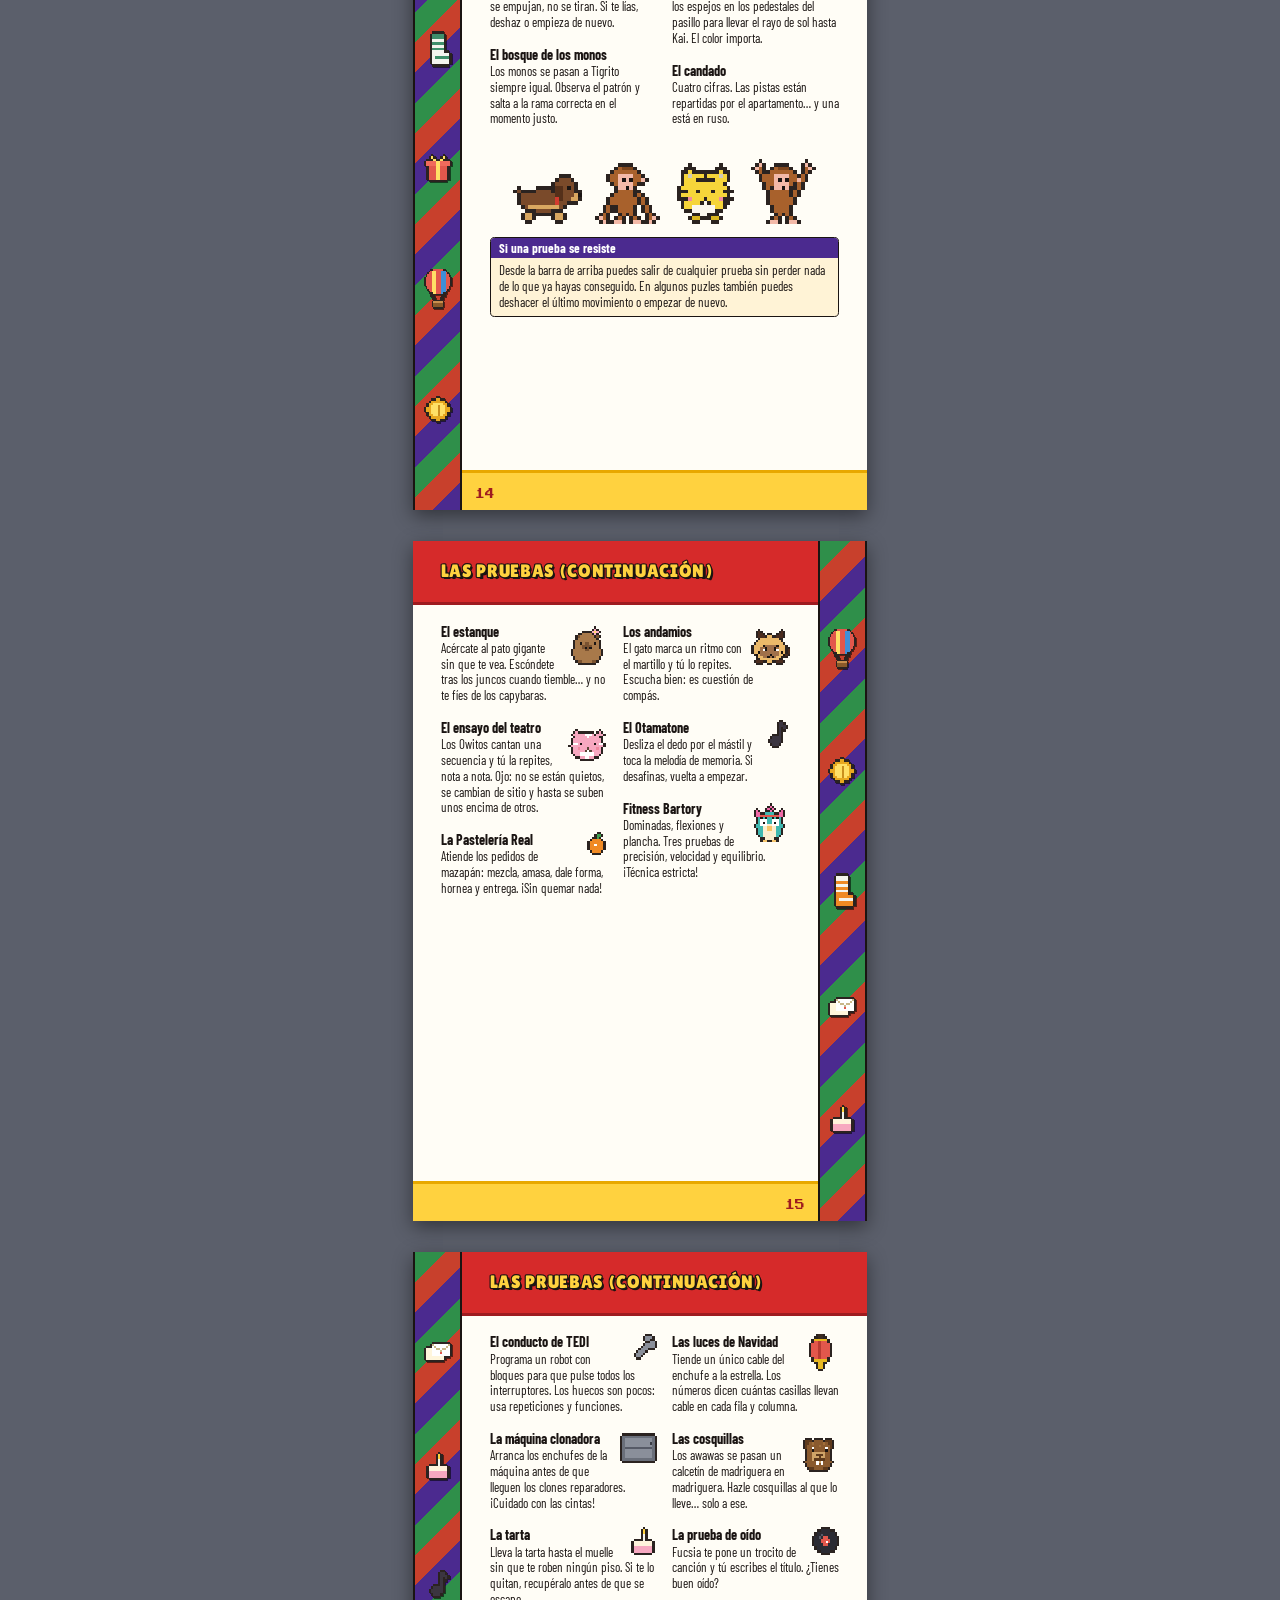
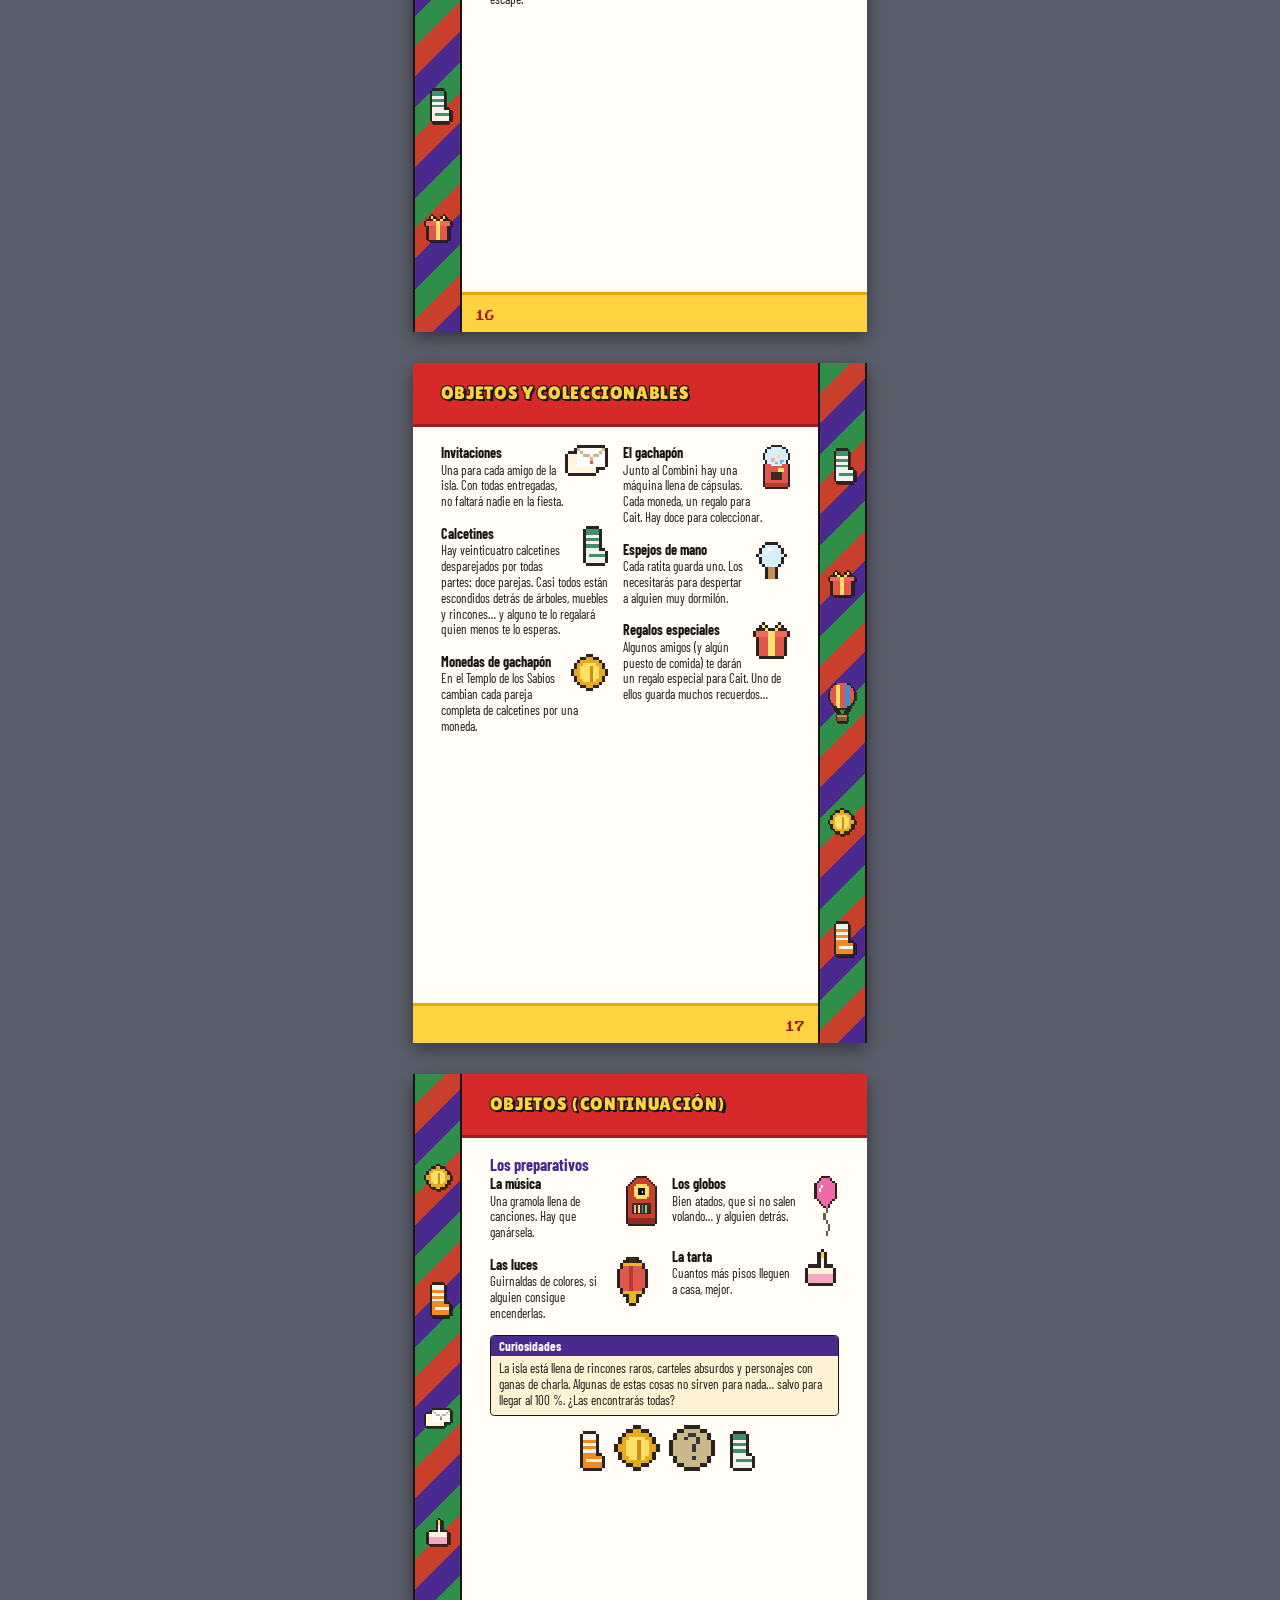
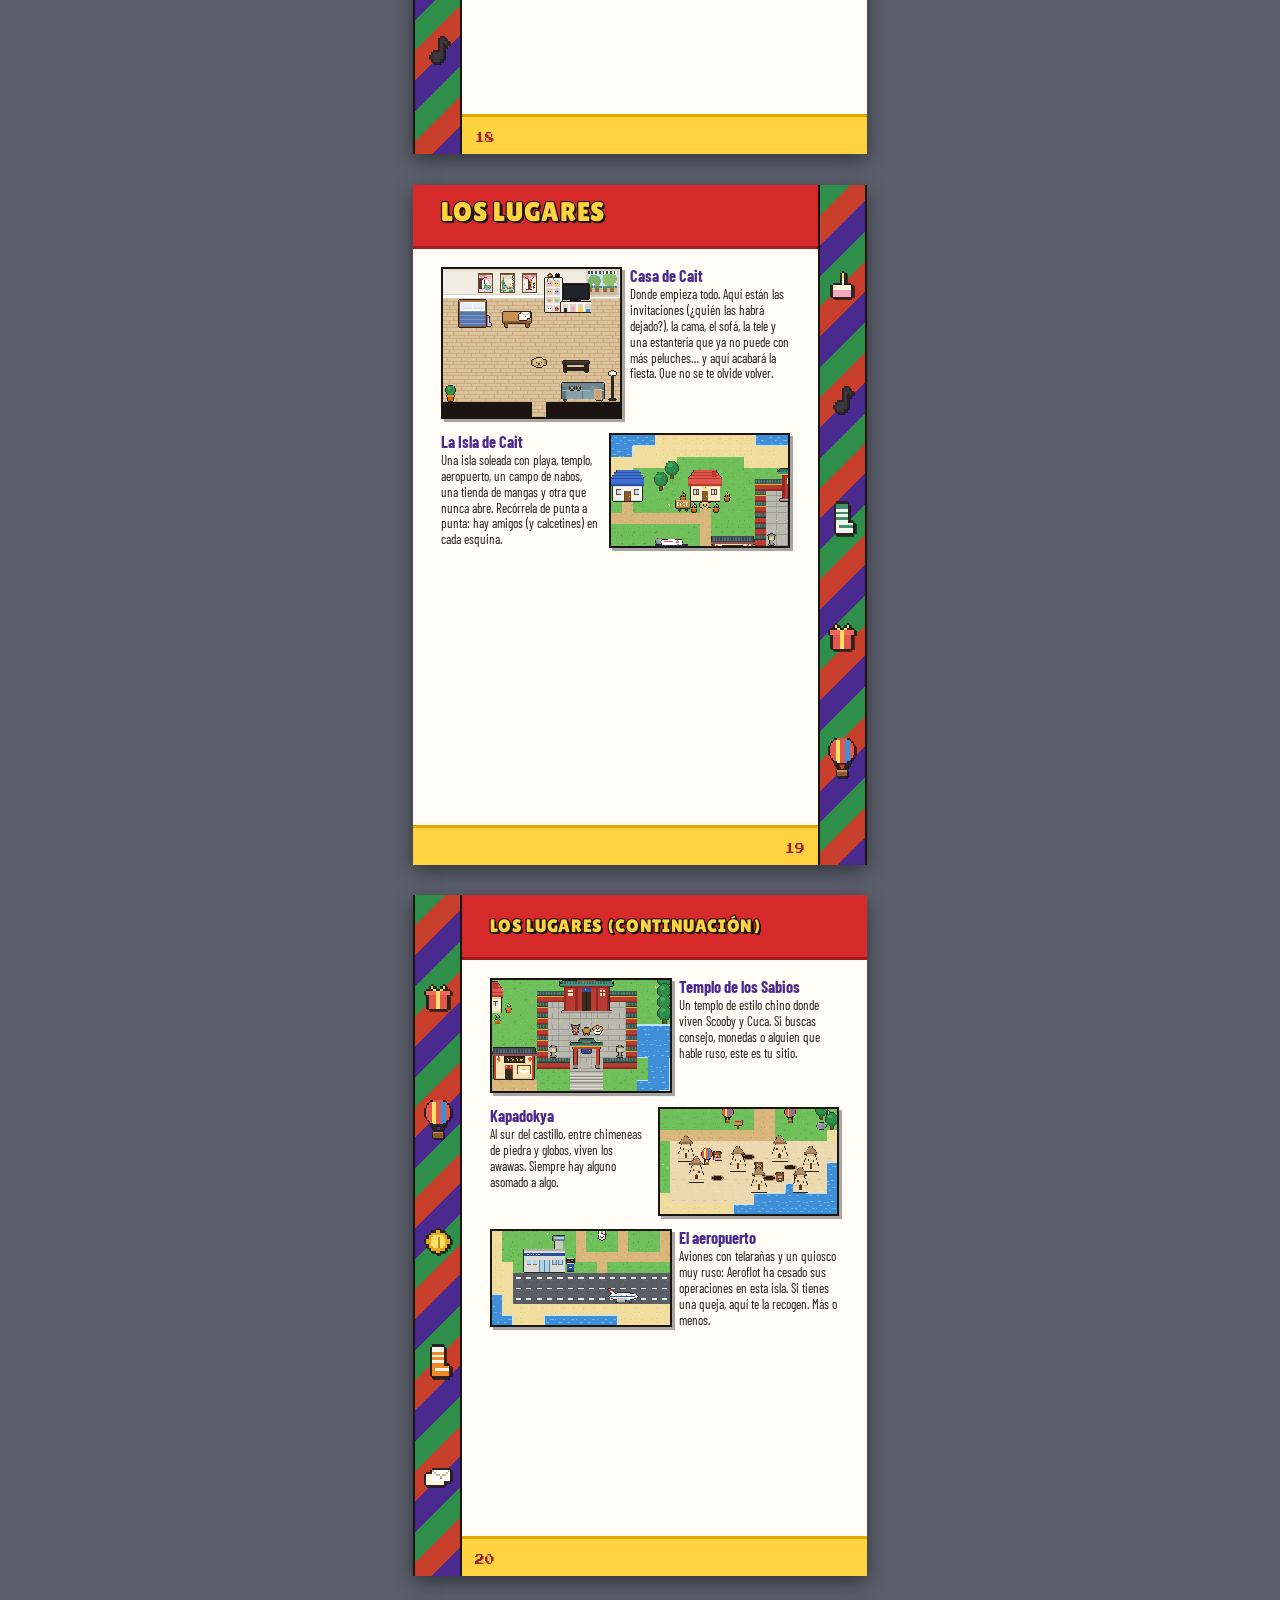
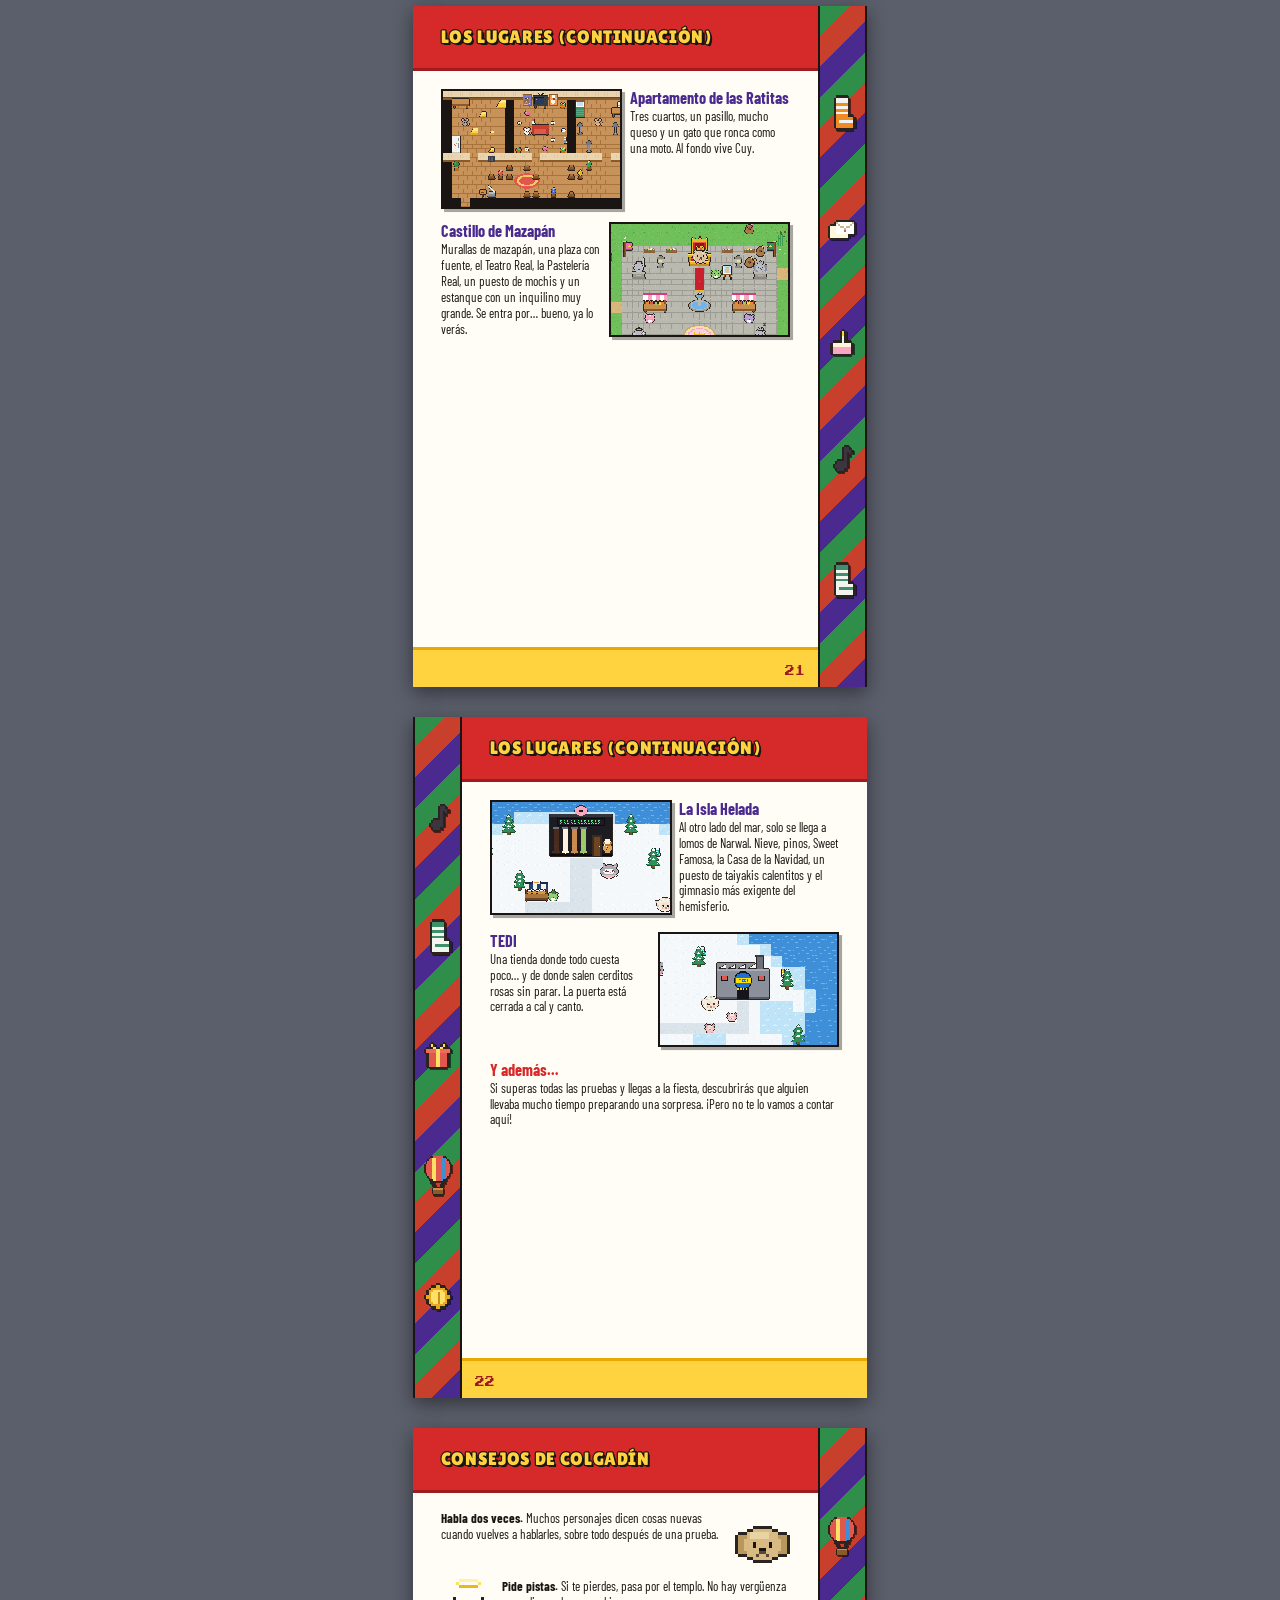
<file: guia/index.html>
<!doctype html>
<html lang="es">
<head>
<meta charset="utf-8">
<meta name="viewport" content="width=device-width, initial-scale=1">
<title>Super Cait's 40 — Manual de instrucciones</title>
<link rel="icon" href="../favicon.ico" sizes="any">
<link rel="icon" type="image/png" sizes="32x32" href="../assets/icon/colgadin-32.png">
<link rel="apple-touch-icon" href="../assets/icon/colgadin-180.png">
<link rel="preconnect" href="https://fonts.googleapis.com">
<link rel="preconnect" href="https://fonts.gstatic.com" crossorigin>
<link href="https://fonts.googleapis.com/css2?family=Barlow+Condensed:ital,wght@0,400;0,600;0,700;1,400;1,700&family=Lilita+One&family=Press+Start+2P&display=swap" rel="stylesheet">
<link rel="stylesheet" href="guia.css">
</head>
<body>

<div class="noprint">
  <b>Manual de instrucciones de Super Cait's 40</b> · formato <b>12 × 18 cm</b>, para que quepa en la caja de DVD. Para imprimir página a página: Ctrl+P → tamaño de papel <b>120 × 180 mm</b> (personalizado), márgenes <b>Ninguno</b> y <b>Gráficos de fondo</b> activado. Para hacer el <b>cuadernillo</b> en casa, abre la dirección con <code>?pliego</code>: salen las páginas de dos en dos sobre A4 apaisado en el orden de grapado; imprime a doble cara volteando por el borde corto, dobla todas las hojas juntas, grapa por el centro y recorta por las marcas. Los textos se editan en <code>guia/index.html</code>; los dibujos salen solos del código del juego.
</div>

<!-- ================================================================ PORTADA -->
<section class="page bare cover" id="portada">
  <div class="tag">MANUAL DE INSTRUCCIONES</div>
  <div class="logo">
    <div class="s">SUPER</div>
    <div class="b">CAIT'S <span>40</span></div>
  </div>
  <div class="hero"><img data-spr="colgadin_down_0" data-x="16" alt="Colgadín"></div>
  <div class="crowd">
    <img data-spr="lolete_down_0" data-x="5" alt=""><img data-spr="tigrito_down_0" data-x="5" alt=""><img data-spr="manteca2_down_0" data-x="5" alt="">
    <img data-spr="peludito_down_0" data-x="5" alt=""><img data-spr="siri_down_0" data-x="5" alt=""><img data-spr="heladoncio_down_0" data-x="5" alt="">
  </div>
  <div class="badge">EDICIÓN<b>40</b>ANIVERSARIO</div>
</section>

<!-- ================================================================ AVISO -->
<section class="page bare legal" id="aviso">
  <div class="content" style="position:absolute">
    <div class="warn">Atención: lee con atención la información de este manual antes de empezar la fiesta. Contiene instrucciones importantes
      para no estropear la sorpresa.</div>
    <div class="seal">SELLO<img data-icon="paw" data-x="10" alt="">OFICIAL<br>MIAUSIS</div>
    <p>Este sello oficial garantiza que el juego ha sido revisado por los Miausis y cumple sus estrictos niveles de
      mimos, siestas y diversión. Busca siempre este sello cuando elijas regalos de cumpleaños.</p>
    <p>Gracias por elegir <b>Super Cait's 40</b>, una aventura hecha a mano para un único jugador en todo el mundo.</p>
    <p>Lee este manual con calma para disfrutar al máximo de tu regalo. Guárdalo en un lugar seguro: dentro de cuarenta años
      valdrá una fortuna.</p>
    <div class="rating">
      <div class="r">40+<small>AÑOS</small></div>
      <div>Este juego ha sido clasificado por la Junta de Peluches para mayores de 40 años. Puede contener tartas,
        globos, mazapán en cantidades industriales y algún cerdito rosa.</div>
    </div>
    <p class="tiny muted" style="margin-top:8mm">Mindeos y los peluches de la isla. Hecho con píxeles y mazapán.
      Ningún peluche resultó herido durante el desarrollo de este juego (salvo Colgadín, de tanto hornear).</p>
  </div>
</section>

<!-- ================================================================ ÍNDICE -->
<section class="page" id="indice">
  <div class="band"></div><h1>ÍNDICE</h1><div class="foot"></div>
  <div class="content">
    <div class="row" style="margin-bottom:6mm"><img data-spr="colgadin_side_0" data-x="7" alt=""><img data-spr="tigrito_side_0" data-x="6" alt=""></div>
    <ul class="toc">
      <li>La historia<span data-ref="historia"></span></li>
      <li>Los personajes<span data-ref="personajes"></span></li>
      <li>Los controles<span data-ref="controles"></span></li>
      <li>La pantalla y el menú<span data-ref="pantalla"></span></li>
      <li>Cómo se juega<span data-ref="comojugar"></span></li>
      <li>Las pruebas<span data-ref="pruebas"></span></li>
      <li>Objetos y coleccionables<span data-ref="objetos"></span></li>
      <li>Los lugares<span data-ref="lugares"></span></li>
      <li>Consejos de Colgadín<span data-ref="consejos"></span></li>
      <li>Notas<span data-ref="notas"></span></li>
      <li>Garantía<span data-ref="garantia"></span></li>
    </ul>
  </div>
</section>

<!-- ================================================================ HISTORIA -->
<section class="page" id="historia">
  <div class="band"></div><h1>LA HISTORIA</h1><div class="foot"></div>
  <div class="content">
    <div class="cols">
      <p class="drop">Por fin había llegado el gran día. El sol asomaba sobre la Isla de Cait, las gaviotas bostezaban en el muelle y,
        en una casita con tejado rojo, un peluche de orejas muy largas abría los ojos de golpe.</p>
      <p>—¡Hoy es el día! —gritó Colgadín, saltando de la cama—. ¡Cait cumple cuarenta años!</p>
      <p>Lo tenía todo pensado: la mejor fiesta sorpresa que se hubiera visto jamás en la isla. Harían falta invitados,
        música, luces, globos… y una tarta enorme. Una tarta de varios pisos, a ser posible.</p>
      <p>Encima de la mesa le esperaba un montón de invitaciones, recién hechas, con su sobre y todo. Colgadín no recordaba
        muy bien haberlas dibujado él… pero ahí estaban, perfectas, esperando a ser repartidas.</p>
      <p>—Qué raro —murmuró—. En el dibujo, Cait tiene siete dedos en cada mano.</p>
      <p>No había tiempo para preguntas. Al otro lado de la puerta le esperaba una isla entera de amigos a los que invitar…
        y cada uno de ellos, como es natural, tenía algún problemilla que resolver antes de poder ir a ninguna fiesta.</p>
    </div>
    <div class="row" style="margin-top:2mm"><img data-icon="invites" data-x="10" alt=""><img data-icon="cake" data-x="9" alt=""><img data-icon="gift" data-x="9" alt=""></div>
  </div>
</section>

<section class="page" id="historia2">
  <div class="band"></div><h1 class="small">LA HISTORIA (CONTINUACIÓN)</h1><div class="foot"></div>
  <div class="content">
    <div class="cols">
      <p>Lolete se había quedado atrapado entre cajas de mudanza. Unos monos traviesos se pasaban a Tigrito de rama en rama.
        En el apartamento de las ratitas, un gato negro dormía atravesado delante de una puerta. Y en el Castillo de Mazapán,
        unos cerditos rosas, todos idénticos, se estaban comiendo la muralla a mordiscos.</p>
      <p>Para colmo, se decía que en la lejana Isla Helada había una tienda que fabricaba cerditos sin parar, una pastelería
        famosísima sin tartas que vender y una casa donde las luces de Navidad no querían encenderse.</p>
      <p>—Bueno —dijo Colgadín, colocándose bien las orejas—. Nadie dijo que organizar una fiesta sorpresa fuera fácil.</p>
      <p>Y así, con las invitaciones bajo el brazo y el corazón haciendo «tum-tum», salió a la calle.</p>
      <p>Lo que Colgadín no sabía es que, desde algún rincón de la isla, alguien seguía cada uno de sus pasos sobre un mapa
        lleno de figuritas…</p>
    </div>
    <div class="box" style="margin-top:3mm">
      <h3>Tu misión</h3>
      Reparte las invitaciones por toda la isla, consigue la música, las luces, los globos y la tarta, y vuelve a casa de Cait
      para empezar la fiesta. ¡Y que no se entere!
    </div>
    <div class="row"><img data-spr="mono_down_0" data-x="5" alt=""><img data-spr="kai_down_0" data-x="5" alt=""><img data-spr="clon_down_0" data-x="5" alt=""><img data-spr="clon_down_1" data-x="5" alt=""></div>
  </div>
</section>

<!-- ================================================================ PERSONAJES -->
<section class="page" id="personajes">
  <div class="band"></div><h1>LOS PERSONAJES</h1><div class="foot"></div>
  <div class="content">
    <div class="item"><img data-spr="colgadin_down_0" data-x="5" alt="">
      <h2>Colgadín</h2>
      <p>El protagonista. Un peluche de orejas largas y colgantes que escucha con todo el cuerpo. Organizado, cariñoso y
        capaz de cualquier cosa por ver sonreír a Cait… incluso de hacer calistenia.</p></div>
    <div class="item l"><img data-spr="lolete_down_0" data-x="5" alt="">
      <h2>Lolete</h2>
      <p>Perrito de corazón enorme y patas incansables. Si hay que cavar algo, él cava: es su especialidad. Eso sí, de
        ordenar cajas no sabe nada.</p></div>
    <div class="item"><img data-spr="tigrito_down_0" data-x="5" alt="">
      <h2>Tigrito</h2>
      <p>El director de la obra de los Owitos del Teatro. Iba a ensayar cuando unos monos decidieron que era el juguete perfecto. Se sabe el
        «Cumpleaños feliz» en cuatro tonalidades, por si acaso.</p></div>
    <div class="item l"><img data-spr="scooby_down_0" data-x="5" alt=""><img data-spr="cuca_down_0" data-x="5" alt="">
      <h2>Scooby y Cuca</h2>
      <p>Los sabios del templo. Cuidan de Cait desde allí arriba, con su aureola y todo. Scooby da buenos consejos;
        Cuca también, pero solo habla ruso.</p></div>
  </div>
</section>

<section class="page" id="personajes2">
  <div class="band"></div><h1 class="small">LOS PERSONAJES (CONTINUACIÓN)</h1><div class="foot"></div>
  <div class="content">
    <div class="item l"><img data-spr="cuy_down_0" data-x="5" alt="">
      <h2>Cuy y las ratitas</h2>
      <p>Cuy es un cuy peruano muy listo que vive al fondo del apartamento, con tres ratitas que guardan cada una un espejo.
        Antes de ayudarte, Cuy tiene una pregunta muy importante.</p>
      <div class="row" style="justify-content:flex-start"><img data-spr="ratita_p_down_0" data-x="4" alt=""><img data-spr="ratita_o_down_0" data-x="4" alt=""><img data-spr="ratita_b_down_0" data-x="4" alt=""></div></div>
    <div class="item"><img data-spr="kai_down_0" data-x="5" alt="">
      <h2>Kai</h2>
      <p>Gato negro, dormilón profesional. Se llama Kai, con K, para no confundirlo con Cait. No ha servido de nada.</p></div>
    <div class="item l"><img class="sil" data-spr="patito_down_0" data-x="5" alt="">
      <h2>¿Un pato gigante?</h2>
      <p>En el estanque del castillo, entre los juncos, algo enorme hace «cuac». Nadie se atreve a acercarse. ¿Quién será?</p></div>
    <div class="item"><img data-spr="capybara_down_0" data-x="5" alt="">
      <h2>Los capybaras</h2>
      <p>Tranquilos, redondos y con una flor siempre a mano. Solo quieren pegarse un chapu en su estanque, pero le tienen tanto miedo
        al pato gigante como tú… y te robarán el escondite a la mínima.</p></div>
  </div>
</section>

<section class="page" id="personajes3">
  <div class="band"></div><h1 class="small">LOS PERSONAJES (CONTINUACIÓN)</h1><div class="foot"></div>
  <div class="content">
    <div class="item"><img data-spr="peludito_down_0" data-x="5" alt="">
      <h2>Rey Peludito</h2>
      <p>Soberano del Castillo de Mazapán y, casualmente, también su arquitecto real. Redondo, peludo y siempre con cara
        de querer merendar. Nadie más puede sentarse en su Trono Real: le quitaría su energía monárquica.</p></div>
    <div class="item l"><img data-spr="mantecas_down_0" data-x="5" alt=""><img data-spr="manteca2_down_0" data-x="5" alt="">
      <h2>Mantecas y Manteca2</h2>
      <p>Los pasteleros reales. Mantecas lleva el obrador con mano firme; Manteca2 está descubriendo su faceta drag y
        hornea con tacones. Shantay, se quedan.</p></div>
    <div class="item"><img data-spr="owito_g_down_0" data-x="4" alt=""><img data-spr="owito_v_down_0" data-x="4" alt="">
      <h2>Los Owitos del Teatro</h2>
      <p>La compañía del Teatro Real, dirigida por Tigrito. Ensayan «Owicked»: cada uno canta una nota y juntos forman una melodía muy, muy popular.</p></div>
    <div class="item l"><img data-spr="gato_down_0" data-x="5" alt=""><img data-spr="gatot_down_0" data-x="5" alt="">
      <h2>Los Gemelos bipolares</h2>
      <p>Dos gatos albañiles con dos caras: una contenta y otra enfurruñada. Desmontan andamios al compás.</p></div>
  </div>
</section>

<section class="page" id="personajes4">
  <div class="band"></div><h1 class="small">LOS PERSONAJES (CONTINUACIÓN)</h1><div class="foot"></div>
  <div class="content">
    <div class="item"><img data-spr="heladoncio_down_0" data-x="4" alt="">
      <h2>Heladoncio</h2>
      <p>Maestro pastelero de Sweet Famosa, en la Isla Helada. Sus panettones se rellenan hasta que revientan. Así debe ser.</p></div>
    <div class="item l"><img data-spr="owinken_down_0" data-x="5" alt="">
      <h2>Owinken</h2>
      <p>Un cerdito rosa que tiene algo que ver con TEDI y con tantísimo cerdito idéntico. No es lo que parece:
        habrá que entrar en la fábrica para descubrirlo. Él promete que es el original.</p></div>
    <div class="item"><img data-spr="ovejoncio_down_0" data-x="4" alt="">
      <h2>Ovejoncia</h2>
      <p>Una oveja muy grande con un portátil todavía más grande. Si hay una puerta cerrada, ella tiene un plan.</p></div>
    <div class="item l"><img data-spr="owito_n_down_0" data-x="5" alt=""><img data-spr="owito_r_down_0" data-x="5" alt="">
      <h2>Los Owitos de Navidad</h2>
      <p>Viven en la Casa de la Navidad todo el año. Tienen guirnaldas, espumillón y un pequeño problema con el cableado.</p></div>
  </div>
</section>

<section class="page" id="personajes5">
  <div class="band"></div><h1 class="small">LOS PERSONAJES (CONTINUACIÓN)</h1><div class="foot"></div>
  <div class="content">
    <div class="cols">
      <div class="item"><img data-spr="bart_down_0" data-x="4" alt="">
        <h2>Bart</h2>
        <p>Dueña de Fitness Bartory y fan de la calistenia. Piensa abrir tres sedes más.</p></div>
      <div class="item"><img data-spr="fuxia_down_0" data-x="4" alt="">
        <h2>Fucsia</h2>
        <p>Tiene una gramola y un oído finísimo. ¿Reconocerás sus canciones?</p></div>
      <div class="item"><img data-spr="perrunfli_down_0" data-x="4" alt="">
        <h2>Perrunfli</h2>
        <p>Cuida un campo de nabos. Sí, de nabos. Habla en valenciano y prepara una paella de escándalo, y sin guisantes.</p></div>
      <div class="item"><img data-spr="siri_down_0" data-x="4" alt="">
        <h2>Siri y los awawas</h2>
        <p>Damanes de Kapadokya, siempre con sus dientecitos. No, no son conejillos de Indias.</p></div>
      <div class="item"><img data-icon="narwal" data-x="3" alt="">
        <h2>Narwal</h2>
        <p>Lleva a quien haga falta hasta la Isla Helada, si sabe cómo llamarle. Agárrate a la corona.</p></div>
      <div class="item"><img class="sil" data-spr="owi_cas_down_0" data-x="4" alt="">
        <h2>¿?</h2>
        <p>Hay quien dice que unos owitos muy misteriosos se reúnen en secreto… ¡Chssst!</p></div>
    </div>
  </div>
</section>

<!-- ================================================================ CONTROLES -->
<section class="page" id="controles">
  <div class="band"></div><h1>LOS CONTROLES</h1><div class="foot"></div>
  <div class="content">
    <div class="box"><h3>Con teclado</h3>
      <p><span class="key">↑</span><span class="key">↓</span><span class="key">←</span><span class="key">→</span> o
        <span class="key">W</span><span class="key">A</span><span class="key">S</span><span class="key">D</span> — Mover a Colgadín.</p>
      <p><span class="key">Espacio</span> <span class="key">Intro</span> <span class="key">E</span> — Botón de acción: hablar,
        coger, empujar, elegir… Si estás delante de algo, pruébalo.</p>
      <p><span class="key">Esc</span> <span class="key">X</span> <span class="key">M</span> — Abrir el menú (o salir de una prueba).</p>
      <p style="margin:0"><span class="key">Z</span> deshacer y <span class="key">R</span> reiniciar — Solo en algunos puzles.</p>
    </div>
    <div class="box"><h3>En pantalla táctil</h3>
      <p style="margin:0">A la izquierda aparece una cruceta para moverse y a la derecha el botón de acción, el de la
        huellita. Un toque corto en la cruceta avanza una casilla; si la mantienes, Colgadín sigue andando. El menú y el
        sonido están arriba a la derecha.</p>
    </div>
    <div class="box"><h3>Los diálogos</h3>
      <p style="margin:0">Pulsa acción para pasar al siguiente mensaje. Cuando haya que elegir, muévete entre las opciones y
        confirma con acción.</p>
    </div>
    <div class="row"><img data-spr="colgadin_side_0" data-x="5" alt=""><img data-spr="colgadin_down_1" data-x="5" alt=""><img data-spr="colgadin_up_0" data-x="5" alt=""></div>
  </div>
</section>

<!-- ================================================================ PANTALLA Y MENÚ -->
<section class="page" id="pantalla">
  <div class="band"></div><h1 class="small">LA PANTALLA Y EL MENÚ</h1><div class="foot"></div>
  <div class="content">
    <h2>Arriba a la izquierda</h2>
    <p><img data-icon="sock_0" data-x="2.5" alt=""> Calcetines encontrados ·
      <img data-icon="coin" data-x="2.5" alt=""> Monedas de gachapón ·
      <img data-icon="invites" data-x="2.5" alt=""> Invitaciones entregadas.</p>
    <h2>Arriba a la derecha</h2>
    <p>Sonido encendido o apagado, y el botón del menú.</p>
    <h2>El menú</h2>
    <div class="item"><h3>Preparativos</h3>
      <p>Cómo va la fiesta: invitados, música, luces, globos, tarta y regalos. También verás el porcentaje de juego
        completado y lo que te falta para llegar al 100 %.</p></div>
    <div class="item"><h3>Amigos</h3>
      <p>Todos los personajes a los que puedes invitar. Los que aún no conoces salen como «???».</p></div>
    <div class="item"><h3>Cosas</h3>
      <p>Tus calcetines, los regalos para Cait y la colección del gachapón. Algunos regalos se pueden abrir.</p></div>
    <div class="item"><h3>Ajustes</h3>
      <p>Pantalla completa, sonido y tiempo de juego. La partida se guarda sola en el navegador.</p></div>
  </div>
</section>

<!-- ================================================================ CÓMO SE JUEGA -->
<section class="page" id="comojugar">
  <div class="band"></div><h1>CÓMO SE JUEGA</h1><div class="foot"></div>
  <div class="content">
    <div class="cols">
      <h2>Explorar y hablar</h2>
      <p>Pasea por la isla y habla con todo el mundo. Casi todos tienen algo que contar… o algo que pedirte. Acércate a
        objetos, carteles y puertas y pulsa acción para ver qué pasa.</p>
      <h2>Invitaciones</h2>
      <p>Cuando ayudes a alguien, le darás su invitación y se apuntará a la fiesta. Cuantos más invitados, más
        llena estará la casa de Cait al final.</p>
      <h2>Acompañantes</h2>
      <p>Algunos amigos te seguirán durante un rato porque te necesitan (o porque tú los necesitas a ellos). Cuando
        terminen su parte, se irán a casa de Cait a preparar la fiesta.</p>
      <h2>Los preparativos</h2>
      <p>Una fiesta como es debido necesita cuatro cosas: <b>música</b>, <b>luces</b>, <b>globos</b> y <b>tarta</b>. Cuando
        las tengas, vuelve a casa de Cait.</p>
      <h2>Pistas</h2>
      <p>¿No sabes por dónde seguir? En el Templo de los Sabios siempre hay alguien dispuesto a darte un consejo.</p>
    </div>
    <img class="shot" style="margin-top:3mm" data-map="isla" data-rect="5,12,18,9" data-col="11,18,down" data-flags="intro,invites" alt="">
    <p class="tiny muted" style="text-align:center">Colgadín, listo para repartir invitaciones por la Isla de Cait.</p>
  </div>
</section>

<!-- ================================================================ PRUEBAS -->
<section class="page" id="pruebas">
  <div class="band"></div><h1>LAS PRUEBAS</h1><div class="foot"></div>
  <div class="content">
    <p class="drop lead">Casi todos los habitantes de la isla te pondrán a prueba antes de aceptar su invitación. Cada prueba
      es distinta: aquí tienes lo básico, el resto lo descubrirás jugando. Si te atascas, puedes salir y volver cuando quieras.</p>
    <div class="cols">
      <div class="item"><h3>La mudanza de Lolete</h3>
        <p>Empuja las cajas hasta su sitio. Ojo: se empujan, no se tiran. Si te lías, deshaz o empieza de nuevo.</p></div>
      <div class="item"><h3>El bosque de los monos</h3>
        <p>Los monos se pasan a Tigrito siempre igual. Observa el patrón y salta a la rama correcta en el momento justo.</p></div>
      <div class="item"><h3>El rayo de luz</h3>
        <p>Abre la rejilla del techo y coloca y gira los espejos en los pedestales del pasillo para llevar el rayo de sol hasta Kai. El color importa.</p></div>
      <div class="item"><h3>El candado</h3>
        <p>Cuatro cifras. Las pistas están repartidas por el apartamento… y una está en ruso.</p></div>
    </div>
    <div class="row" style="margin-top:4mm"><img data-spr="lolete_side_0" data-x="5" alt=""><img data-spr="mono_down_0" data-x="5" alt=""><img data-spr="tigrito_down_1" data-x="5" alt=""><img data-spr="mono_down_1" data-x="5" alt=""></div>
    <div class="box" style="margin-top:4mm"><h3>Si una prueba se resiste</h3>
      Desde la barra de arriba puedes salir de cualquier prueba sin perder nada de lo que ya hayas conseguido. En algunos
      puzles también puedes deshacer el último movimiento o empezar de nuevo.</div>
  </div>
</section>

<section class="page" id="pruebas2">
  <div class="band"></div><h1 class="small">LAS PRUEBAS (CONTINUACIÓN)</h1><div class="foot"></div>
  <div class="content">
    <div class="cols">
      <div class="item"><img data-spr="capybara_down_0" data-x="3" alt=""><h3>El estanque</h3>
        <p>Acércate al pato gigante sin que te vea. Escóndete tras los juncos cuando tiemble… y no te fíes de los capybaras.</p></div>
      <div class="item"><img data-spr="owito_k_down_0" data-x="3" alt=""><h3>El ensayo del teatro</h3>
        <p>Los Owitos cantan una secuencia y tú la repites, nota a nota. Ojo: no se están quietos, se cambian de sitio y hasta se suben unos encima de otros.</p></div>
      <div class="item"><img data-icon="it_maz_o" data-x="3" alt=""><h3>La Pastelería Real</h3>
        <p>Atiende los pedidos de mazapán: mezcla, amasa, dale forma, hornea y entrega. ¡Sin quemar nada!</p></div>
      <div class="item"><img data-spr="gatot_down_0" data-x="3" alt=""><h3>Los andamios</h3>
        <p>El gato marca un ritmo con el martillo y tú lo repites. Escucha bien: es cuestión de compás.</p></div>
      <div class="item"><img data-icon="music" data-x="3" alt=""><h3>El Otamatone</h3>
        <p>Desliza el dedo por el mástil y toca la melodía de memoria. Si desafinas, vuelta a empezar.</p></div>
      <div class="item"><img data-spr="bart_down_0" data-x="3" alt=""><h3>Fitness Bartory</h3>
        <p>Dominadas, flexiones y plancha. Tres pruebas de precisión, velocidad y equilibrio. ¡Técnica estricta!</p></div>
    </div>
  </div>
</section>

<section class="page" id="pruebas3">
  <div class="band"></div><h1 class="small">LAS PRUEBAS (CONTINUACIÓN)</h1><div class="foot"></div>
  <div class="content">
    <div class="cols">
      <div class="item"><img data-icon="wrench" data-x="3" alt=""><h3>El conducto de TEDI</h3>
        <p>Programa un robot con bloques para que pulse todos los interruptores. Los huecos son pocos: usa repeticiones y funciones.</p></div>
      <div class="item"><img data-icon="plug_c" data-x="3" alt=""><h3>La máquina clonadora</h3>
        <p>Arranca los enchufes de la máquina antes de que lleguen los clones reparadores. ¡Cuidado con las cintas!</p></div>
      <div class="item"><img data-icon="cake" data-x="3" alt=""><h3>La tarta</h3>
        <p>Lleva la tarta hasta el muelle sin que te roben ningún piso. Si te lo quitan, recupéralo antes de que se escape.</p></div>
      <div class="item"><img data-icon="lantern" data-x="3" alt=""><h3>Las luces de Navidad</h3>
        <p>Tiende un único cable del enchufe a la estrella. Los números dicen cuántas casillas llevan cable en cada fila y columna.</p></div>
      <div class="item"><img data-spr="awawa_down_0" data-x="3" alt=""><h3>Las cosquillas</h3>
        <p>Los awawas se pasan un calcetín de madriguera en madriguera. Hazle cosquillas al que lo lleve… solo a ese.</p></div>
      <div class="item"><img data-icon="disc" data-x="3" alt=""><h3>La prueba de oído</h3>
        <p>Fucsia te pone un trocito de canción y tú escribes el título. ¿Tienes buen oído?</p></div>
    </div>
  </div>
</section>

<!-- ================================================================ OBJETOS -->
<section class="page" id="objetos">
  <div class="band"></div><h1 class="small">OBJETOS Y COLECCIONABLES</h1><div class="foot"></div>
  <div class="content">
    <div class="cols">
      <div class="item"><img data-icon="invites" data-x="4" alt=""><h3>Invitaciones</h3>
        <p>Una para cada amigo de la isla. Con todas entregadas, no faltará nadie en la fiesta.</p></div>
      <div class="item"><img data-icon="sock_0" data-x="4" alt=""><h3>Calcetines</h3>
        <p>Hay veinticuatro calcetines desparejados por todas partes: doce parejas. Casi todos están escondidos detrás de árboles,
          muebles y rincones… y alguno te lo regalará quien menos te lo esperas.</p></div>
      <div class="item"><img data-icon="coin" data-x="4" alt=""><h3>Monedas de gachapón</h3>
        <p>En el Templo de los Sabios cambian cada pareja completa de calcetines por una moneda.</p></div>
      <div class="item"><img data-icon="gachapon" data-x="2.5" alt=""><h3>El gachapón</h3>
        <p>Junto al Combini hay una máquina llena de cápsulas. Cada moneda, un regalo para Cait. Hay doce para coleccionar.</p></div>
      <div class="item"><img data-icon="mirror" data-x="4" alt=""><h3>Espejos de mano</h3>
        <p>Cada ratita guarda uno. Los necesitarás para despertar a alguien muy dormilón.</p></div>
      <div class="item"><img data-icon="gift" data-x="4" alt=""><h3>Regalos especiales</h3>
        <p>Algunos amigos (y algún puesto de comida) te darán un regalo especial para Cait. Uno de ellos guarda muchos recuerdos…</p></div>
    </div>
  </div>
</section>

<section class="page" id="objetos2">
  <div class="band"></div><h1 class="small">OBJETOS (CONTINUACIÓN)</h1><div class="foot"></div>
  <div class="content">
    <h2>Los preparativos</h2>
    <div class="cols">
      <div class="item"><img data-icon="gramola" data-x="2.5" alt=""><h3>La música</h3><p>Una gramola llena de canciones. Hay que ganársela.</p></div>
      <div class="item"><img data-icon="lantern" data-x="4" alt=""><h3>Las luces</h3><p>Guirnaldas de colores, si alguien consigue encenderlas.</p></div>
      <div class="item"><img data-icon="pballoon_p" data-x="3" alt=""><h3>Los globos</h3><p>Bien atados, que si no salen volando… y alguien detrás.</p></div>
      <div class="item"><img data-icon="cake" data-x="4" alt=""><h3>La tarta</h3><p>Cuantos más pisos lleguen a casa, mejor.</p></div>
    </div>
    <div class="box" style="margin-top:3mm"><h3>Curiosidades</h3>
      La isla está llena de rincones raros, carteles absurdos y personajes con ganas de charla. Algunas de estas cosas no
      sirven para nada… salvo para llegar al 100 %. ¿Las encontrarás todas?</div>
    <div class="row"><img data-icon="sock_5" data-x="4" alt=""><img data-icon="coin" data-x="5" alt=""><img data-icon="question" data-x="5" alt=""><img data-icon="sock_0" data-x="4" alt=""></div>
  </div>
</section>

<!-- ================================================================ LUGARES -->
<section class="page" id="lugares">
  <div class="band"></div><h1>LOS LUGARES</h1><div class="foot"></div>
  <div class="content">
    <div class="place"><img class="shot" data-map="cait" data-rect="0,0,12,10" data-col="6,6,down" alt="">
      <h2>Casa de Cait</h2>
      <p>Donde empieza todo. Aquí están las invitaciones (¿quién las habrá dejado?), la cama, el sofá, la tele y una
        estantería que ya no puede con más peluches… y aquí acabará la fiesta. Que no se te olvide volver.</p></div>
    <div class="place r"><img class="shot" data-map="isla" data-rect="14,5,16,10" data-col="22,11,down" data-flags="intro,invites" alt="">
      <h2>La Isla de Cait</h2>
      <p>Una isla soleada con playa, templo, aeropuerto, un campo de nabos, una tienda de mangas y otra que nunca abre.
        Recórrela de punta a punta: hay amigos (y calcetines) en cada esquina.</p></div>
  </div>
</section>

<section class="page" id="lugares2">
  <div class="band"></div><h1 class="small">LOS LUGARES (CONTINUACIÓN)</h1><div class="foot"></div>
  <div class="content">
    <div class="place"><img class="shot" data-map="isla" data-rect="23,8,16,10" alt="">
      <h2>Templo de los Sabios</h2>
      <p>Un templo de estilo chino donde viven Scooby y Cuca. Si buscas consejo, monedas o alguien que hable ruso, este es tu sitio.</p></div>
    <div class="place r"><img class="shot" data-map="isla" data-rect="41,30,17,10" alt="">
      <h2>Kapadokya</h2>
      <p>Al sur del castillo, entre chimeneas de piedra y globos, viven los awawas. Siempre hay alguno asomado a algo.</p></div>
    <div class="place"><img class="shot" data-map="isla" data-rect="5,30,17,9" alt="">
      <h2>El aeropuerto</h2>
      <p>Aviones con telarañas y un quiosco muy ruso: Aeroflot ha cesado sus operaciones en esta isla. Si tienes una queja, aquí te la recogen. Más o menos.</p></div>
  </div>
</section>

<section class="page" id="lugares3">
  <div class="band"></div><h1 class="small">LOS LUGARES (CONTINUACIÓN)</h1><div class="foot"></div>
  <div class="content">
    <div class="place"><img class="shot" data-map="ratitas" data-rect="0,0,20,13" alt="">
      <h2>Apartamento de las Ratitas</h2>
      <p>Tres cuartos, un pasillo, mucho queso y un gato que ronca como una moto. Al fondo vive Cuy.</p></div>
    <div class="place r"><img class="shot" data-map="castillo" data-rect="12,8,16,10" data-col="19,19,up" alt="">
      <h2>Castillo de Mazapán</h2>
      <p>Murallas de mazapán, una plaza con fuente, el Teatro Real, la Pastelería Real, un puesto de mochis y un estanque
        con un inquilino muy grande. Se entra por… bueno, ya lo verás.</p></div>
  </div>
</section>

<section class="page" id="lugares4">
  <div class="band"></div><h1 class="small">LOS LUGARES (CONTINUACIÓN)</h1><div class="foot"></div>
  <div class="content">
    <div class="place"><img class="shot" data-map="helada" data-rect="12,2,16,10" alt="">
      <h2>La Isla Helada</h2>
      <p>Al otro lado del mar, solo se llega a lomos de Narwal. Nieve, pinos, Sweet Famosa, la Casa de la Navidad, un
        puesto de taiyakis calentitos y el gimnasio más exigente del hemisferio.</p></div>
    <div class="place r"><img class="shot" data-map="helada" data-rect="23,5,16,10" alt="">
      <h2>TEDI</h2>
      <p>Una tienda donde todo cuesta poco… y de donde salen cerditos rosas sin parar. La puerta está cerrada a cal y canto.</p></div>
    <h2 style="color:var(--red)">Y además…</h2>
    <p>Si superas todas las pruebas y llegas a la fiesta, descubrirás que alguien llevaba mucho tiempo preparando una
      sorpresa. ¡Pero no te lo vamos a contar aquí!</p>
  </div>
</section>

<!-- ================================================================ CONSEJOS -->
<section class="page" id="consejos">
  <div class="band"></div><h1 class="small">CONSEJOS DE COLGADÍN</h1><div class="foot"></div>
  <div class="content">
    <div class="item"><img data-spr="colgadin_down_0" data-x="4" alt=""><p><b>Habla dos veces.</b> Muchos personajes
      dicen cosas nuevas cuando vuelves a hablarles, sobre todo después de una prueba.</p></div>
    <div class="item l"><img data-spr="scooby_down_0" data-x="4" alt=""><p><b>Pide pistas.</b> Si te pierdes, pasa por el
      templo. No hay vergüenza en pedir ayuda a un sabio.</p></div>
    <div class="item"><img data-icon="sock_5" data-x="3" alt=""><p><b>Mira detrás de todo.</b> Los calcetines asoman por
      un ladito: detrás de árboles, camas, sofás…</p></div>
    <div class="item l"><img data-spr="manteca2_down_0" data-x="4" alt=""><p><b>No te rindas.</b> Si una prueba se te
      atraganta, sal y vuelve más tarde. Ninguna te hará perder lo conseguido.</p></div>
    <div class="item"><img data-spr="peludito_down_0" data-x="4" alt=""><p><b>Llega al 100 %.</b> En el menú verás qué te
      falta. Cait es completista. Tú también puedes serlo.</p></div>
  </div>
</section>

<!-- ================================================================ NOTAS -->
<section class="page" id="notas">
  <div class="band"></div><h1>NOTAS</h1><div class="foot"></div>
  <div class="content"><div class="lines"></div></div>
</section>

<section class="page" id="notas2">
  <div class="band"></div><h1>NOTAS</h1><div class="foot"></div>
  <div class="content"><div class="lines"></div></div>
</section>
<section class="page" id="notas3">
  <div class="band"></div><h1>NOTAS</h1><div class="foot"></div>
  <div class="content"><div class="lines"></div></div>
</section>

<!-- ================================================================ GARANTÍA -->
<section class="page" id="garantia">
  <div class="band"></div><h1>GARANTÍA</h1><div class="foot"></div>
  <div class="content tiny">
    <h2>Garantía limitada</h2>
    <p>Mindeos garantiza al propietario original de este juego que está libre de defectos de fabricación durante un
      periodo de <b>cuarenta (40) años</b> a partir de la fecha de su cumpleaños. Pasado ese plazo, se estudiará una
      ampliación.</p>
    <h3>Qué cubre esta garantía</h3>
    <p>Fallos del juego, invitaciones extraviadas y una cantidad razonable de mazapán.</p>
    <h3>Qué no cubre esta garantía</h3>
    <p>Daños causados por cerditos rosas, calcetines desparejados, monos, capybaras que se cuelan en los escondites ni
      gatos que se duermen delante de las puertas. Tampoco las reclamaciones presentadas a través de Aeroflot.</p>
    <h3>Servicio técnico</h3>
    <p>Si tu juego deja de funcionar, no lo envíes a ningún sitio: díselo a Mindeos. El servicio técnico atiende las 24
      horas, los 365 días del año (366 en bisiesto), salvo durante la siesta.</p>
    <div class="row" style="margin-top:4mm"><img data-icon="paw" data-x="6" alt=""></div>
  </div>
</section>

<!-- ================================================================ CONTRAPORTADA -->
<section class="page bare back" id="contra">
  <div class="center">
    <img data-spr="colgadin_down_0" data-x="8" alt=""><br><br>
    <span style="font:13pt/2 var(--head); color:var(--yellow)">¡FELIZ CUMPLEAÑOS, CAIT!</span><br>
    <span style="font-weight:400">Muchas gracias por dejarnos formar parte de tu universo.</span>
  </div>
  <div class="crowd" style="position:absolute;left:8mm;right:8mm;bottom:14mm;display:flex;flex-wrap:wrap;justify-content:center;gap:2mm;align-items:flex-end">
    <img data-spr="lolete_down_0" data-x="3" alt=""><img data-spr="tigrito_down_0" data-x="3" alt=""><img data-spr="scooby_down_0" data-x="3" alt=""><img data-spr="cuca_down_0" data-x="3" alt="">
    <img data-spr="cuy_down_0" data-x="3" alt=""><img data-spr="kai_down_0" data-x="3" alt=""><img data-spr="patito_down_0" data-x="3" alt=""><img data-spr="capybara_down_0" data-x="3" alt="">
    <img data-spr="owito_g_down_0" data-x="3" alt=""><img data-spr="mantecas_down_0" data-x="3" alt=""><img data-spr="manteca2_down_0" data-x="3" alt=""><img data-spr="peludito_down_0" data-x="3" alt="">
    <img data-spr="gato_down_0" data-x="3" alt=""><img data-spr="heladoncio_down_0" data-x="2" alt=""><img data-spr="owinken_down_0" data-x="3" alt=""><img data-spr="ovejoncio_down_0" data-x="2" alt="">
    <img data-spr="owito_n_down_0" data-x="3" alt=""><img data-spr="bart_down_0" data-x="3" alt=""><img data-spr="fuxia_down_0" data-x="3" alt=""><img data-spr="perrunfli_down_0" data-x="3" alt=""><img data-spr="siri_down_0" data-x="3" alt="">
  </div>
</section>

<script type="module" src="guia.js"></script>
</body>
</html>
</file>
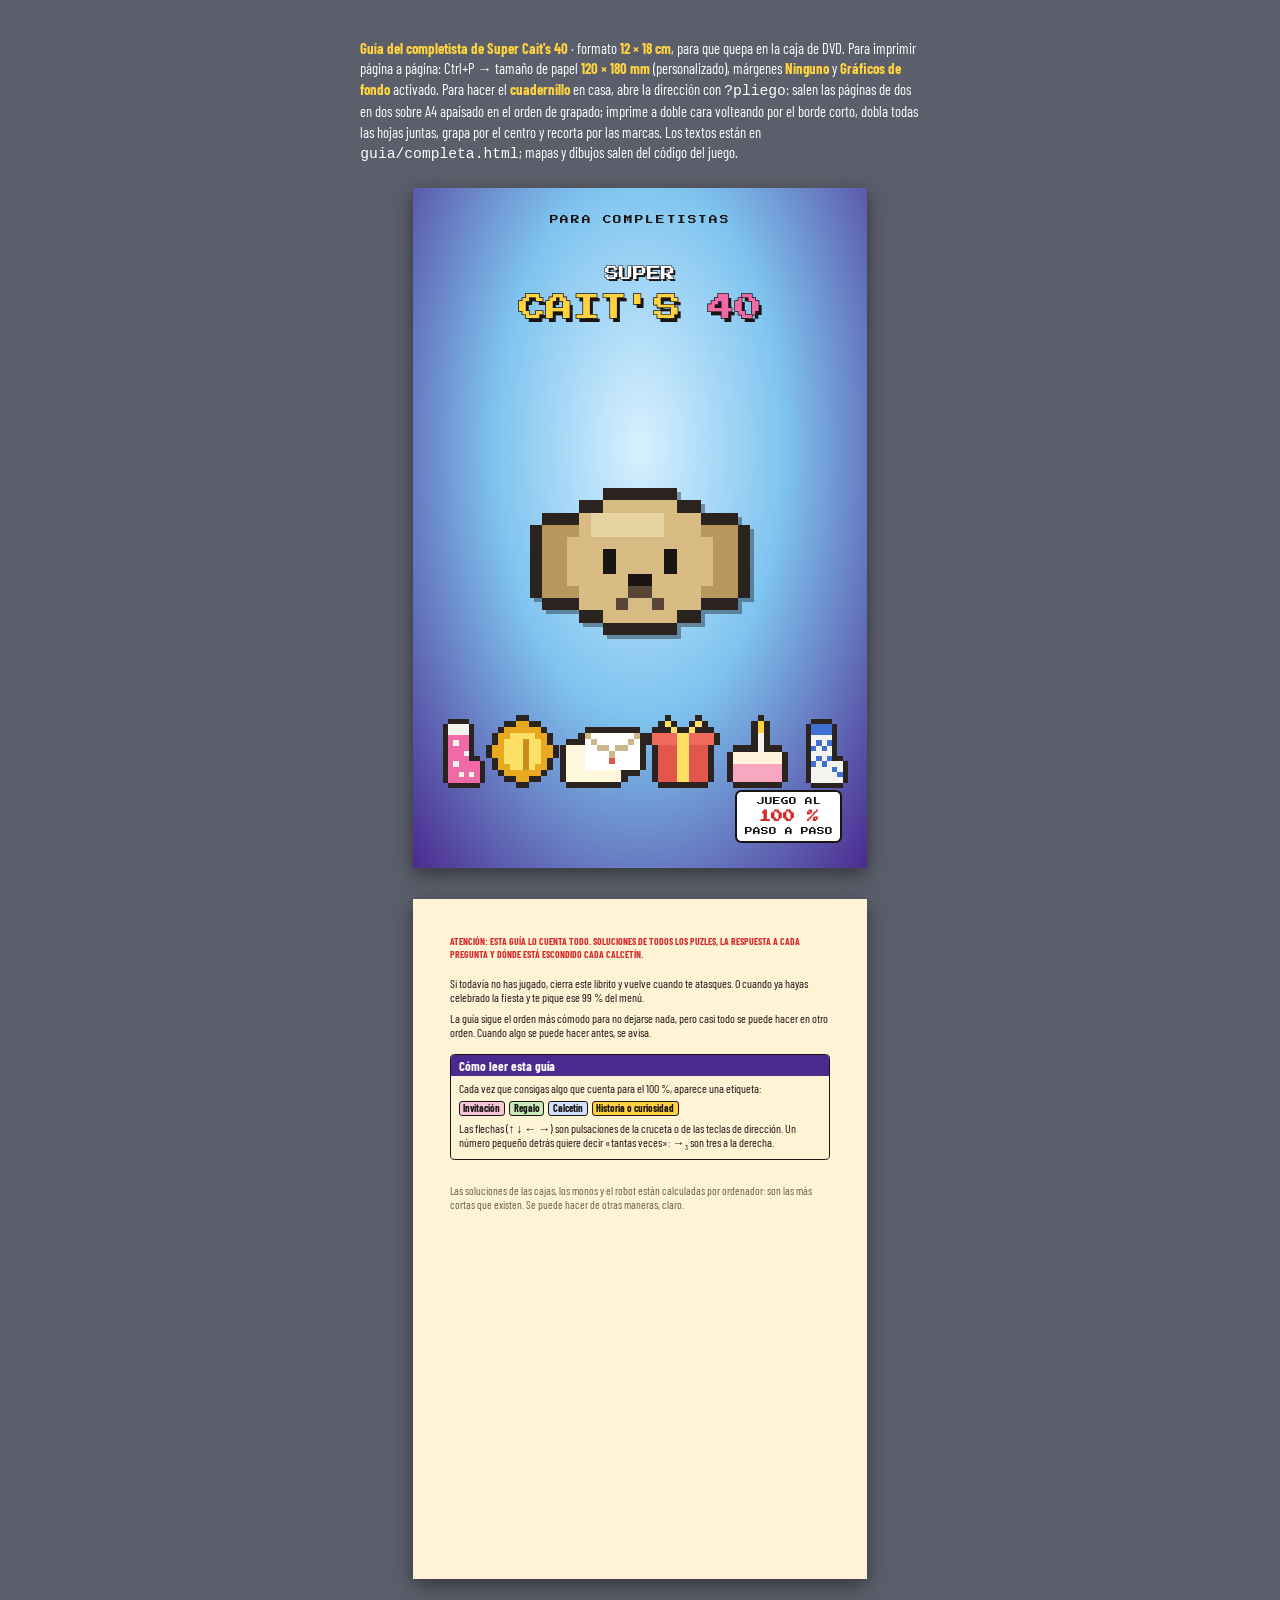
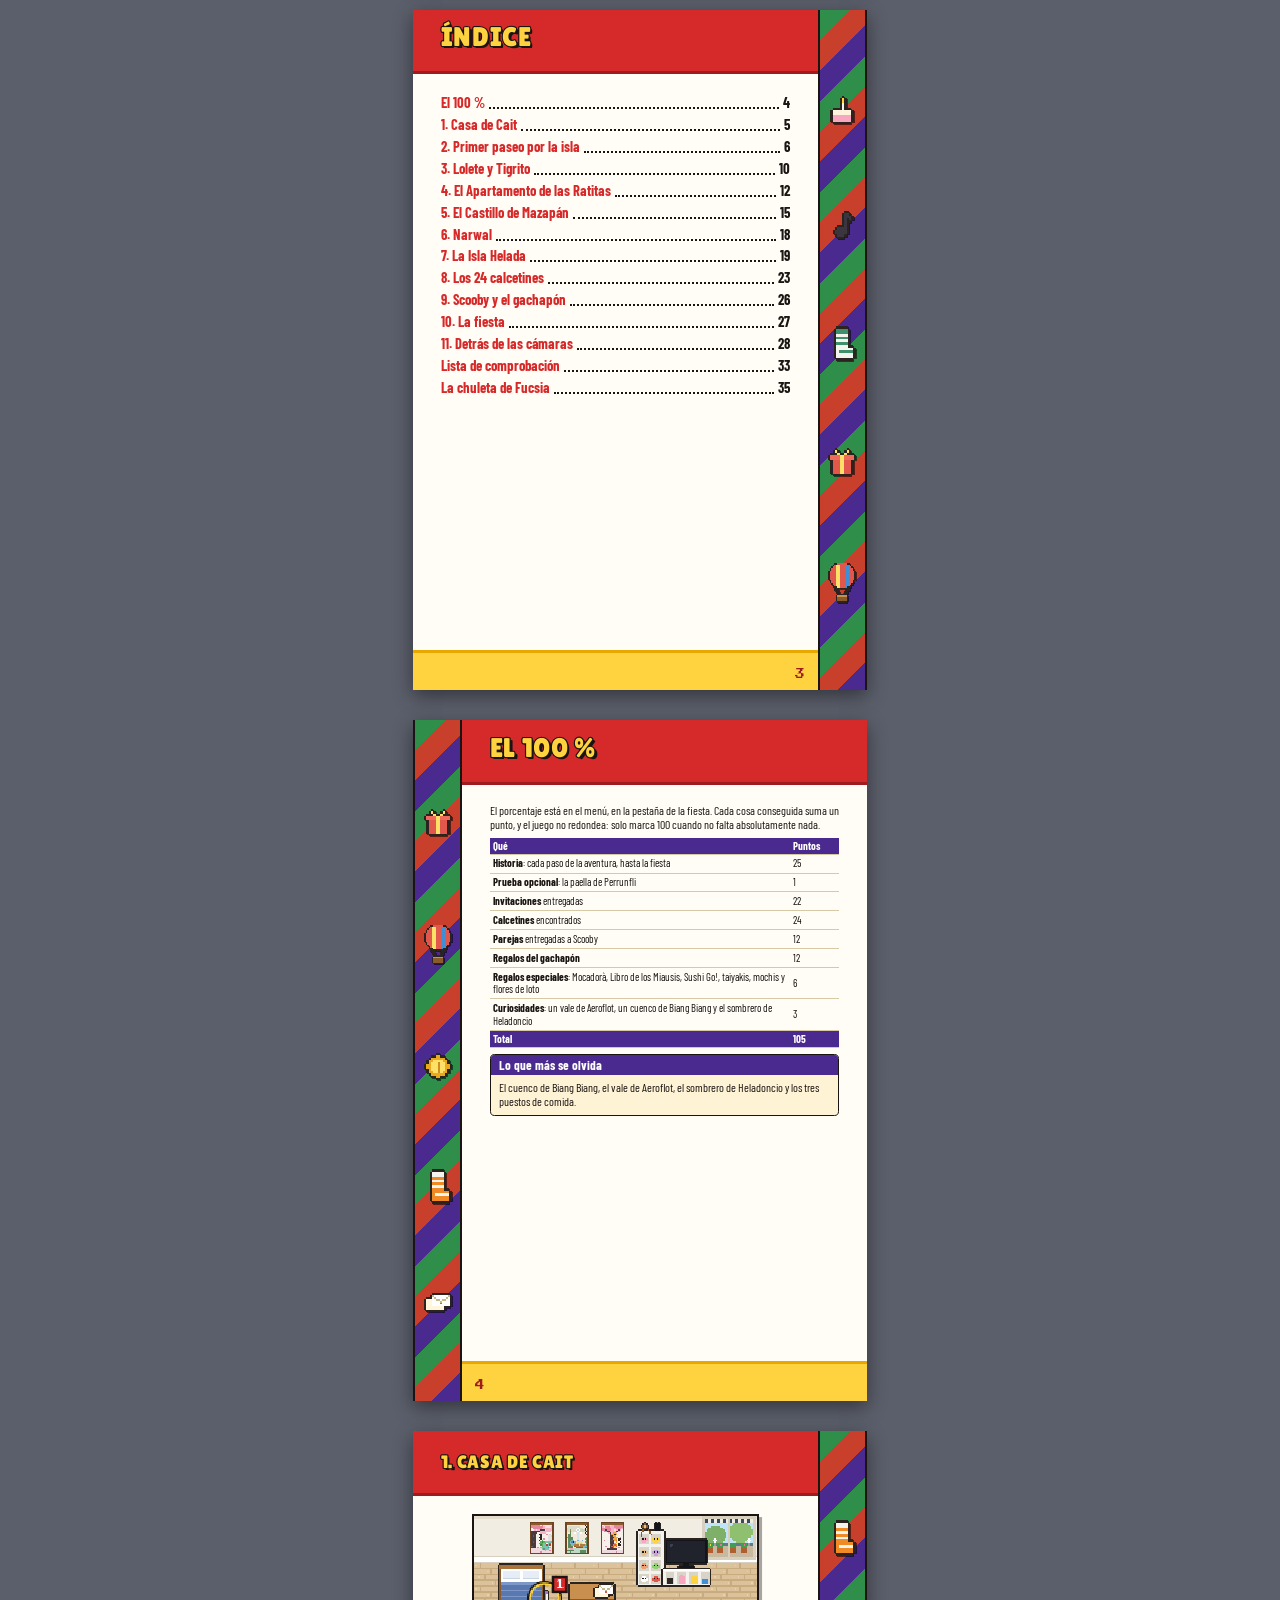
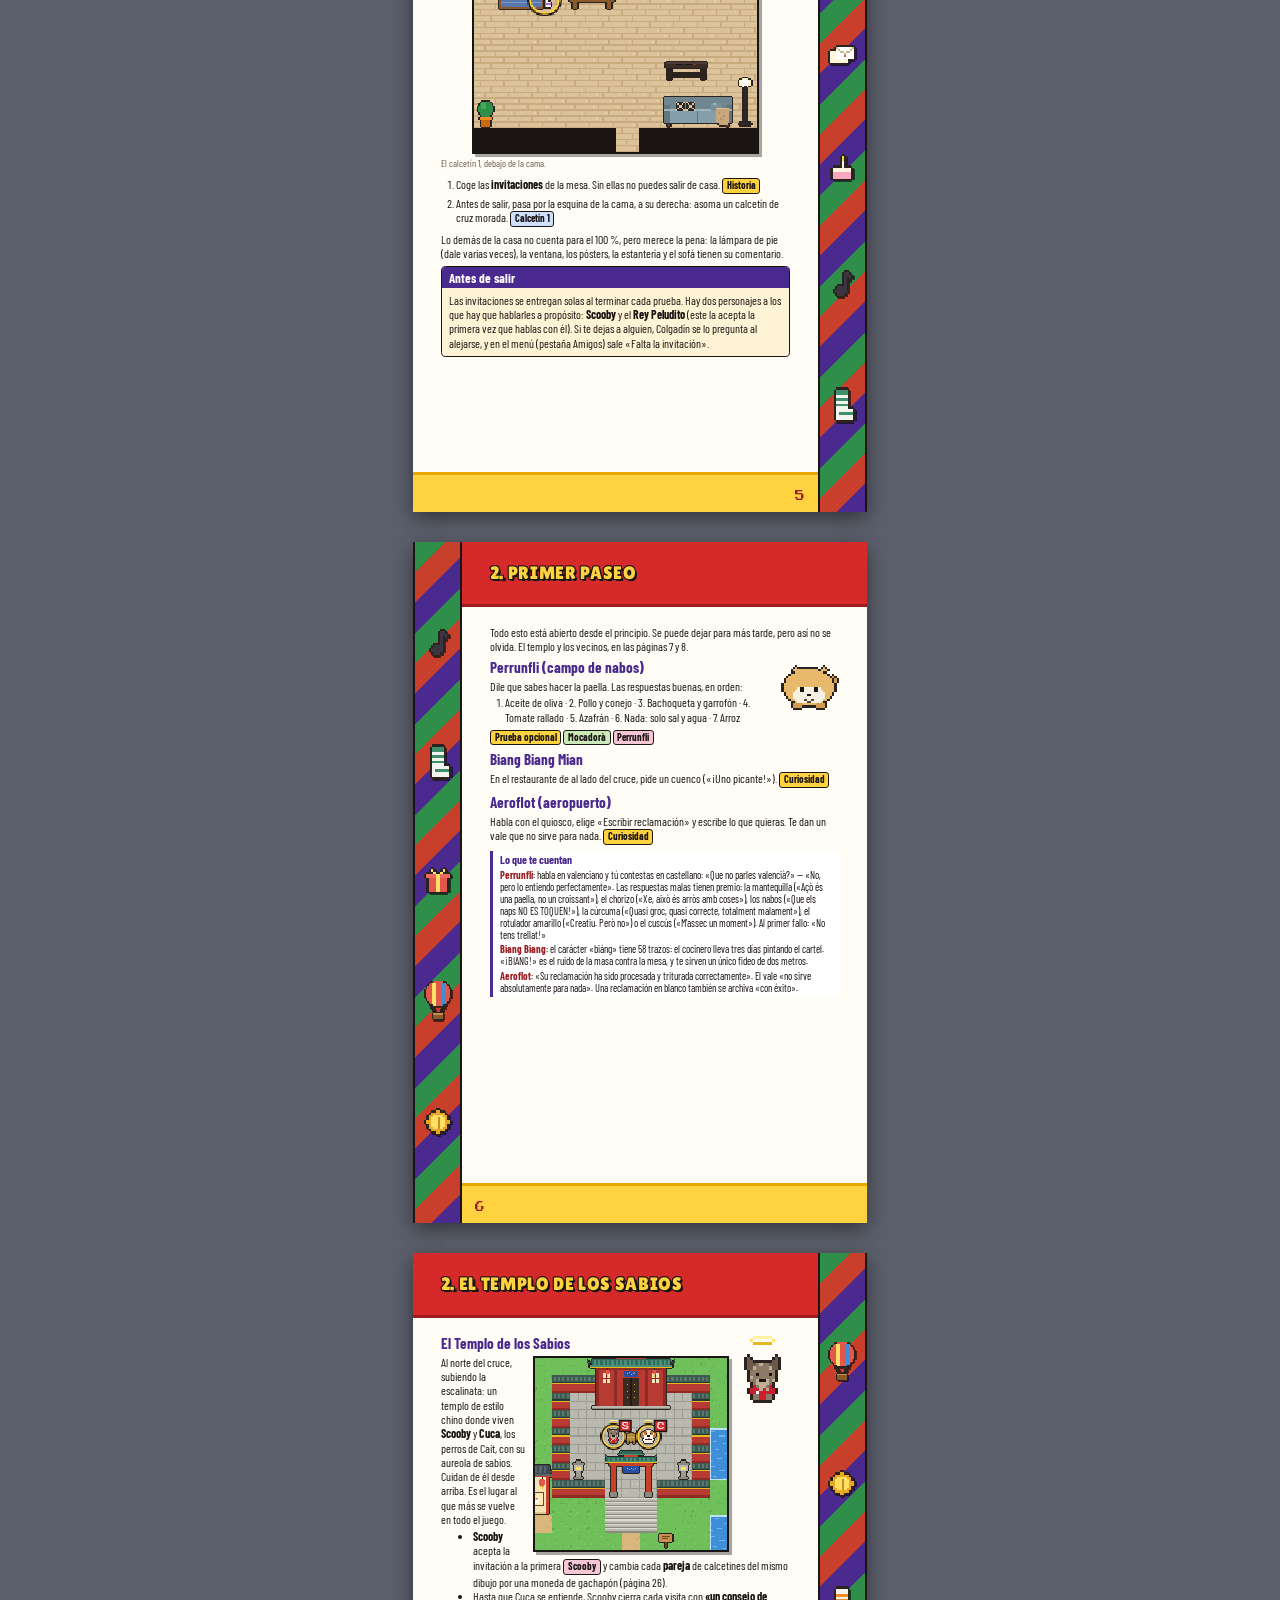
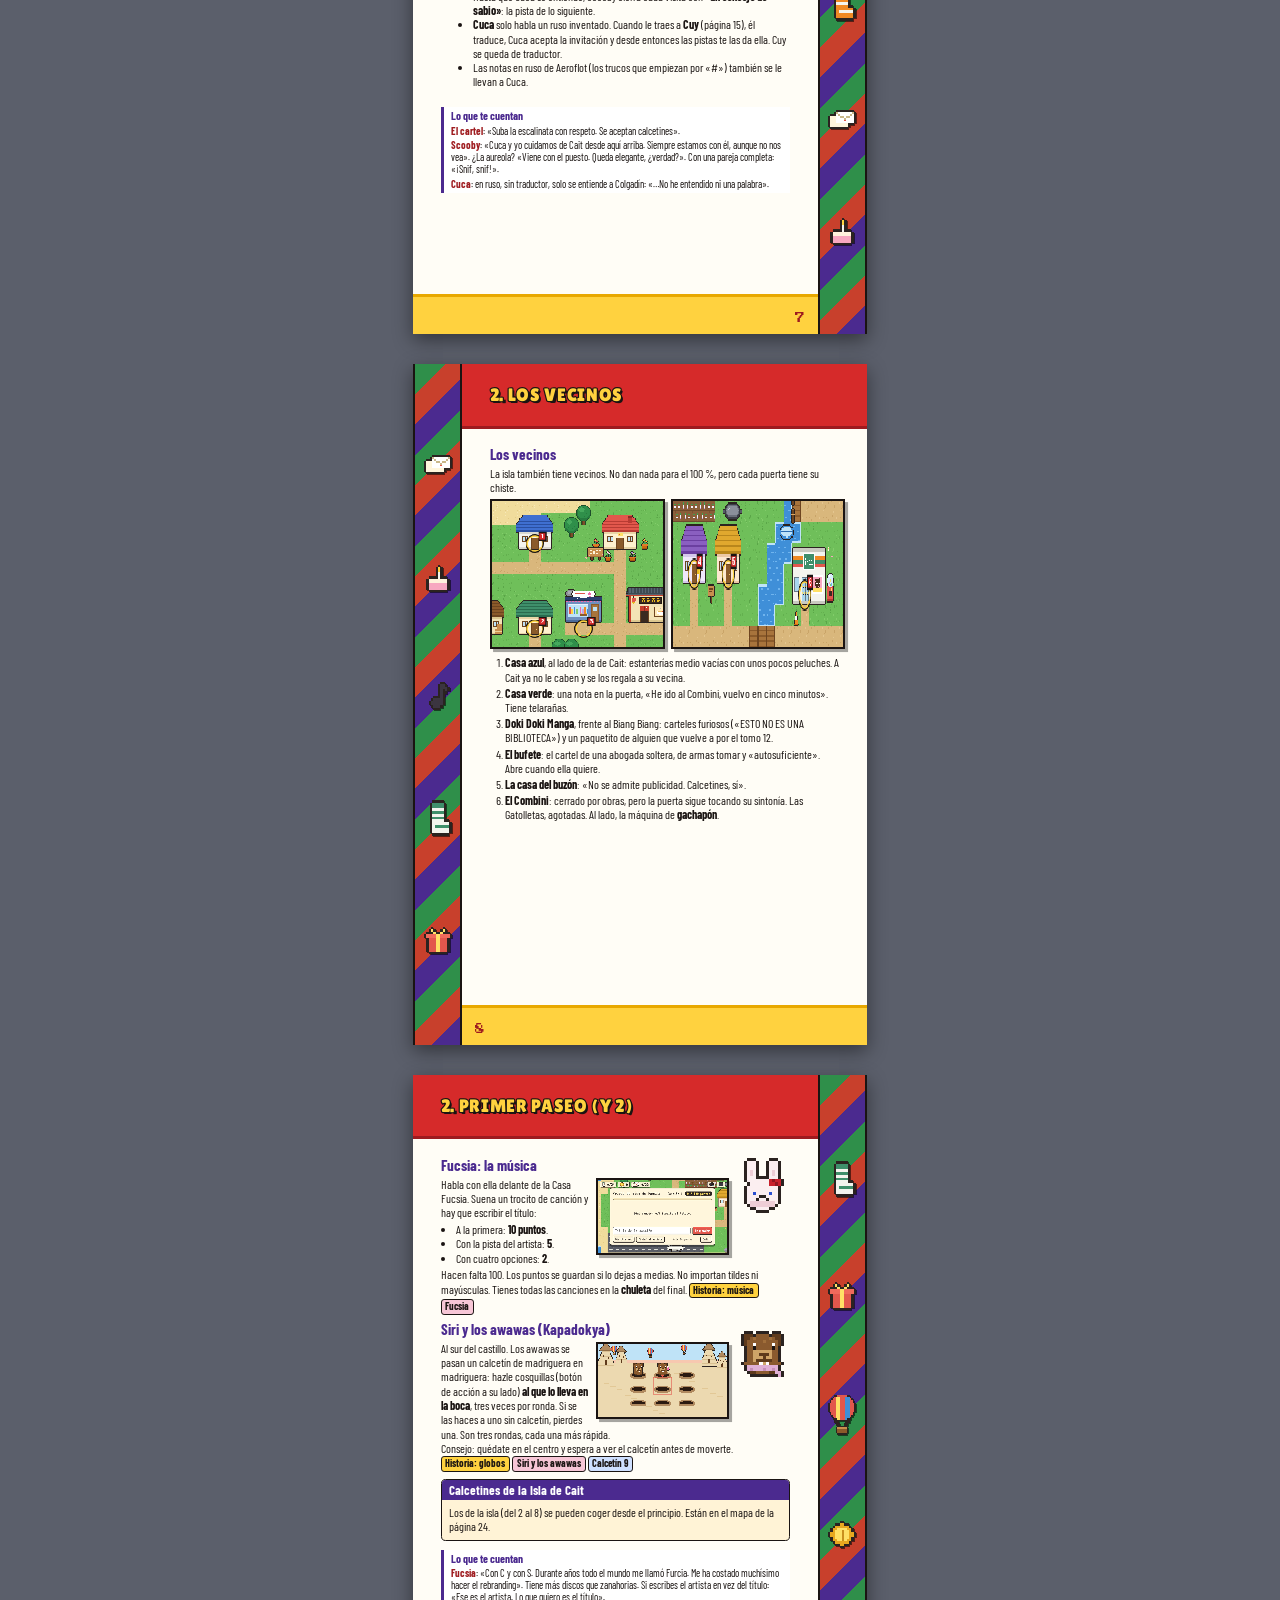
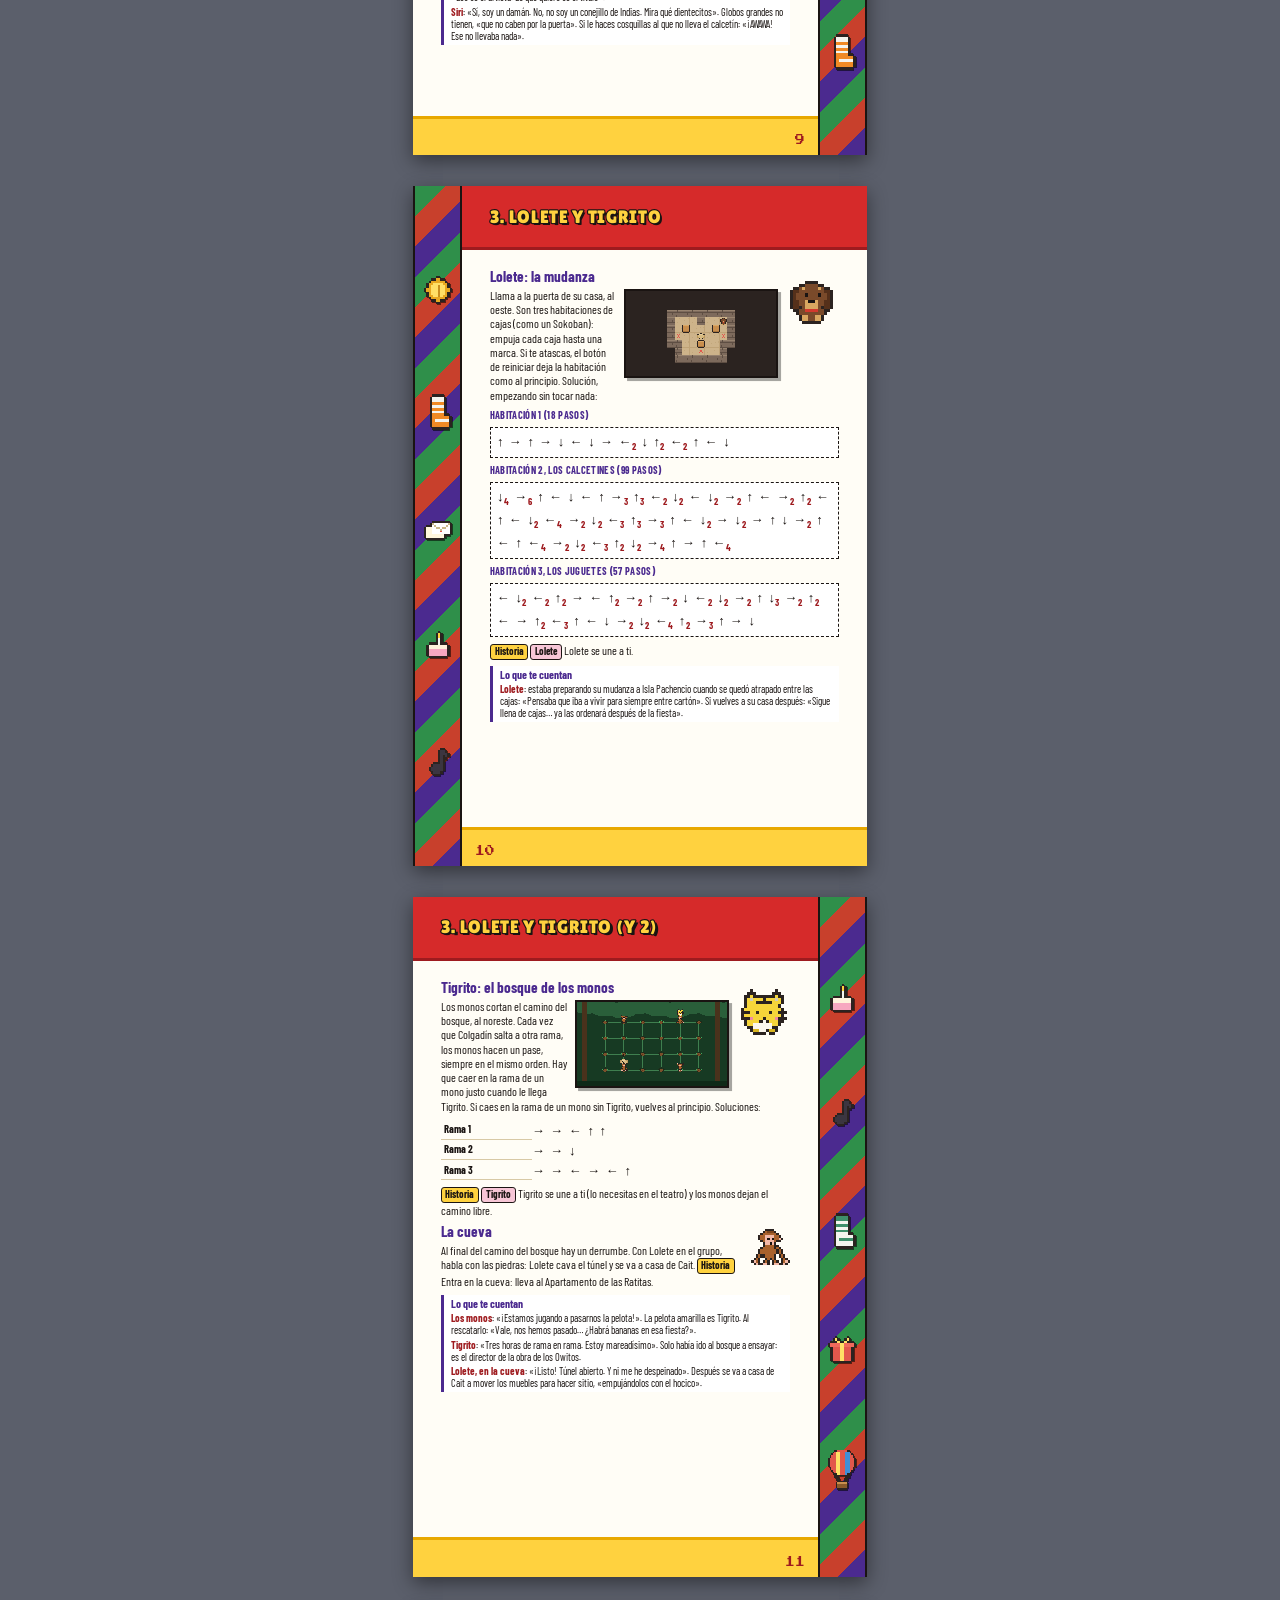
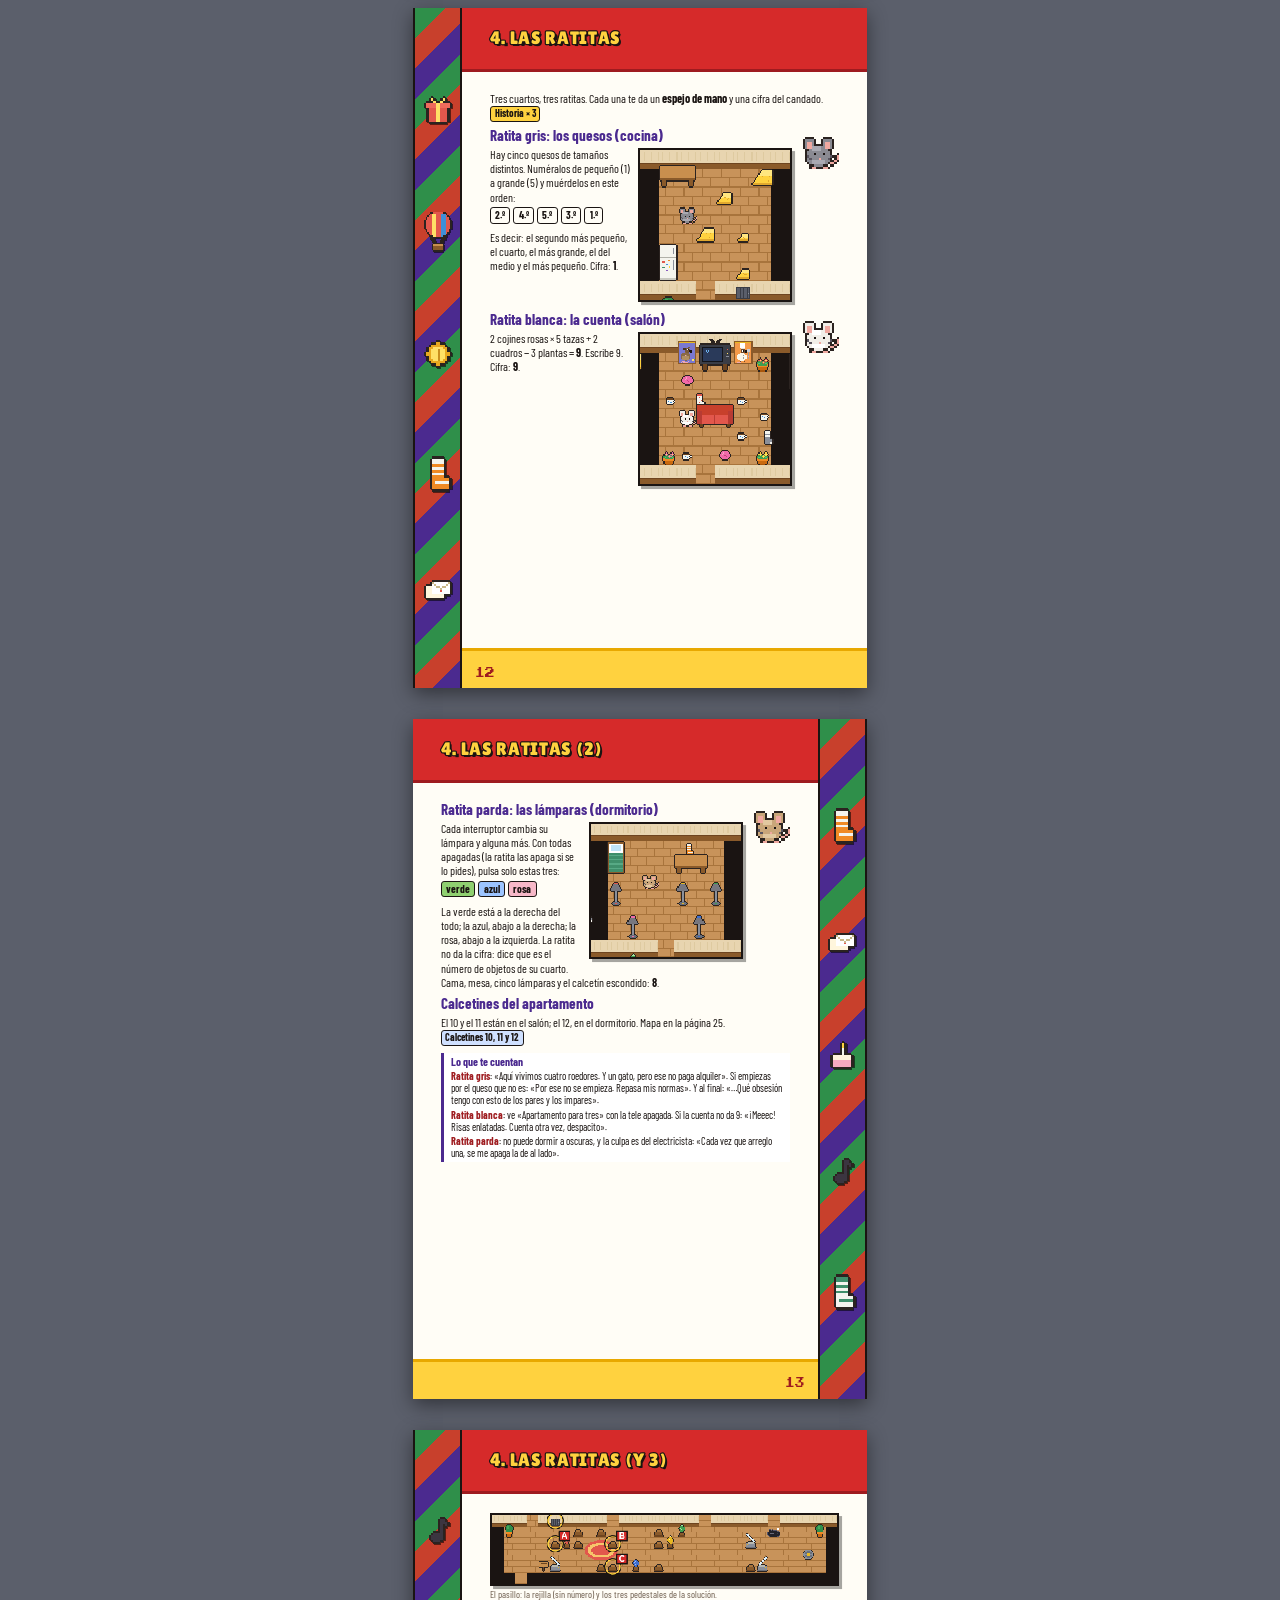
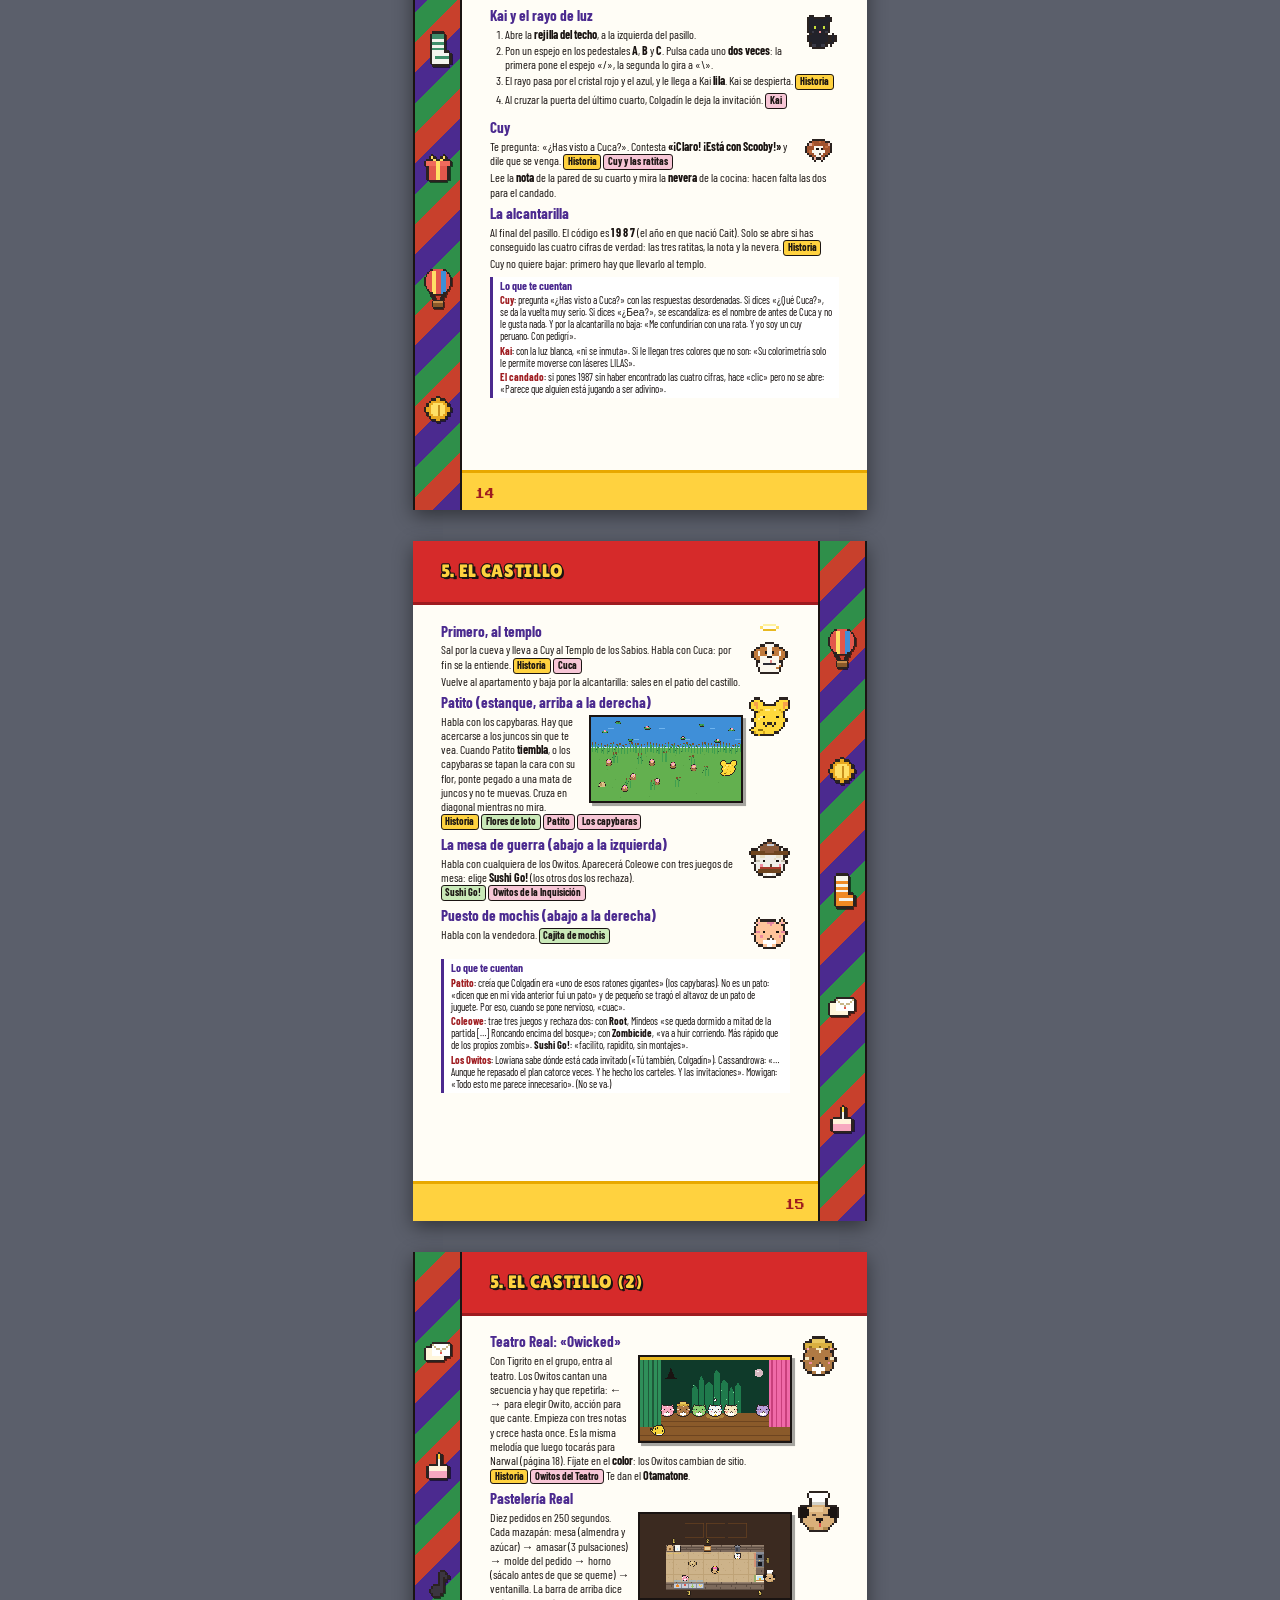
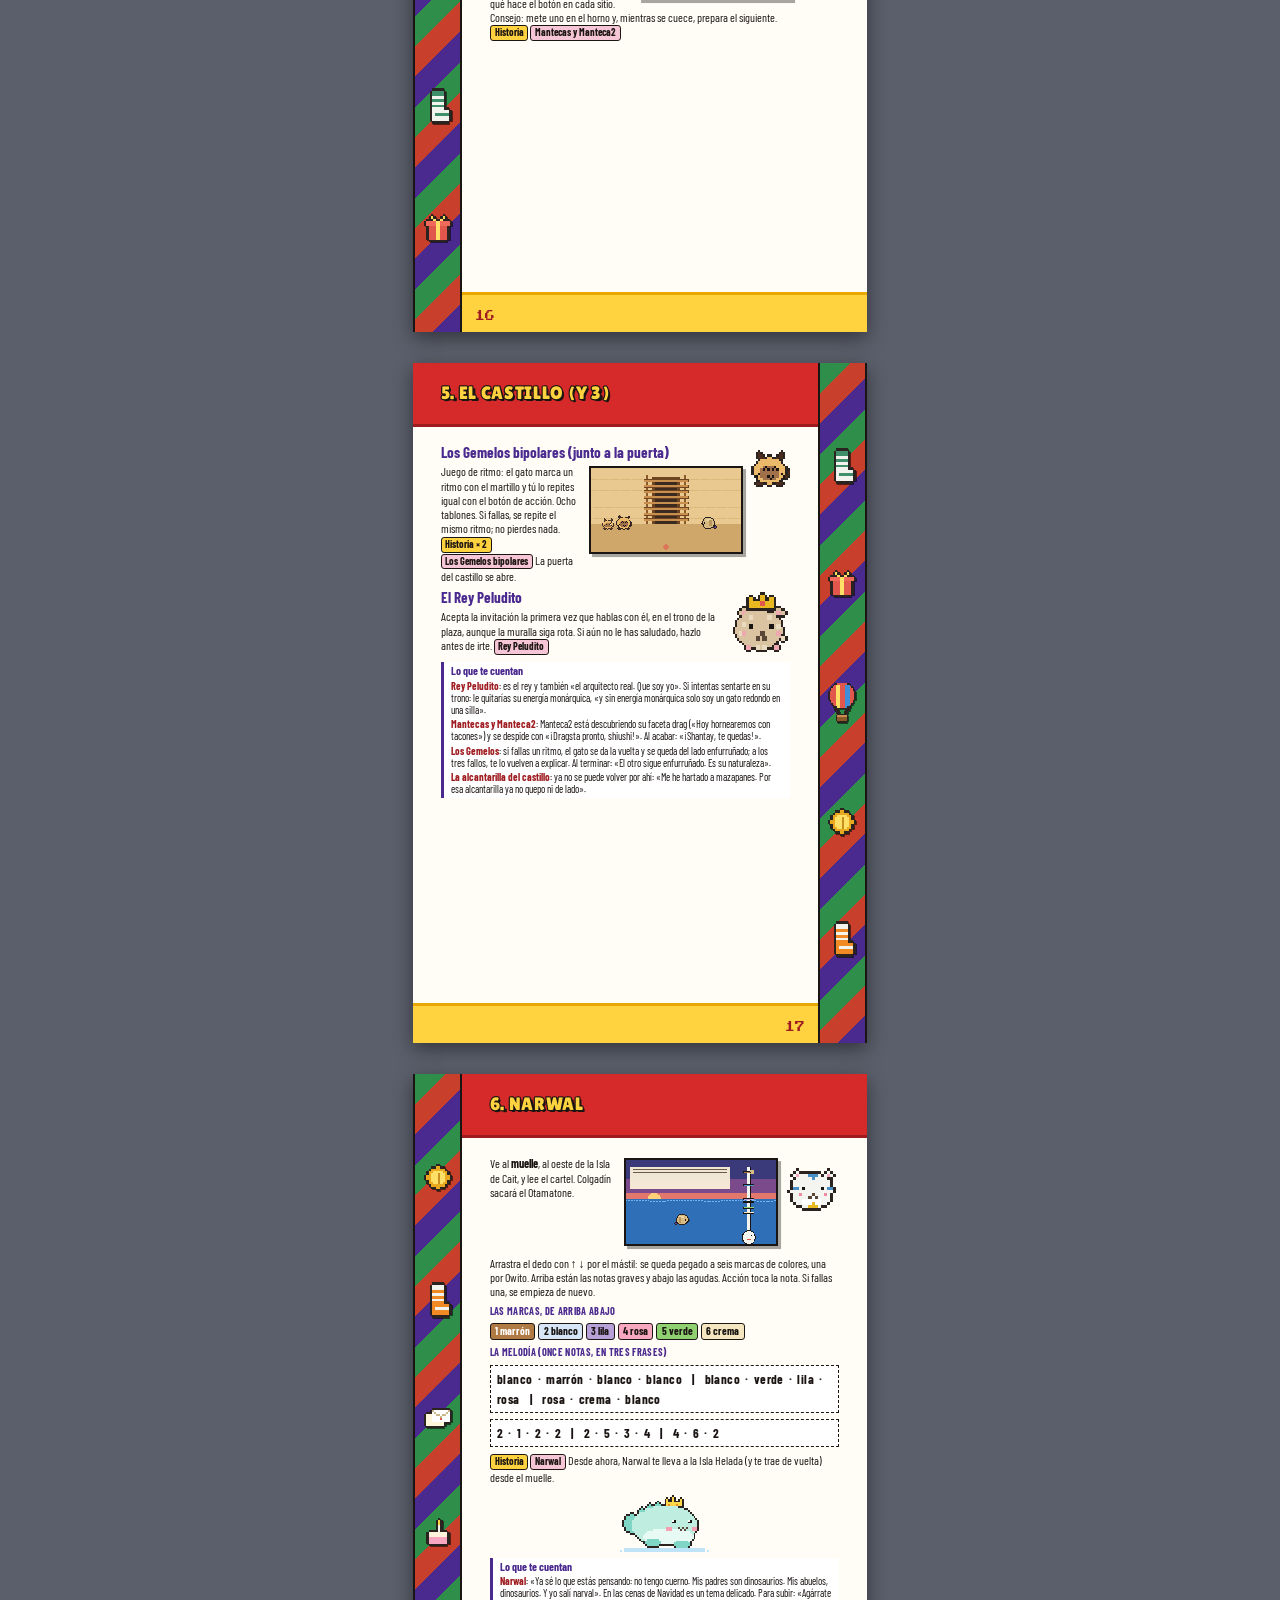
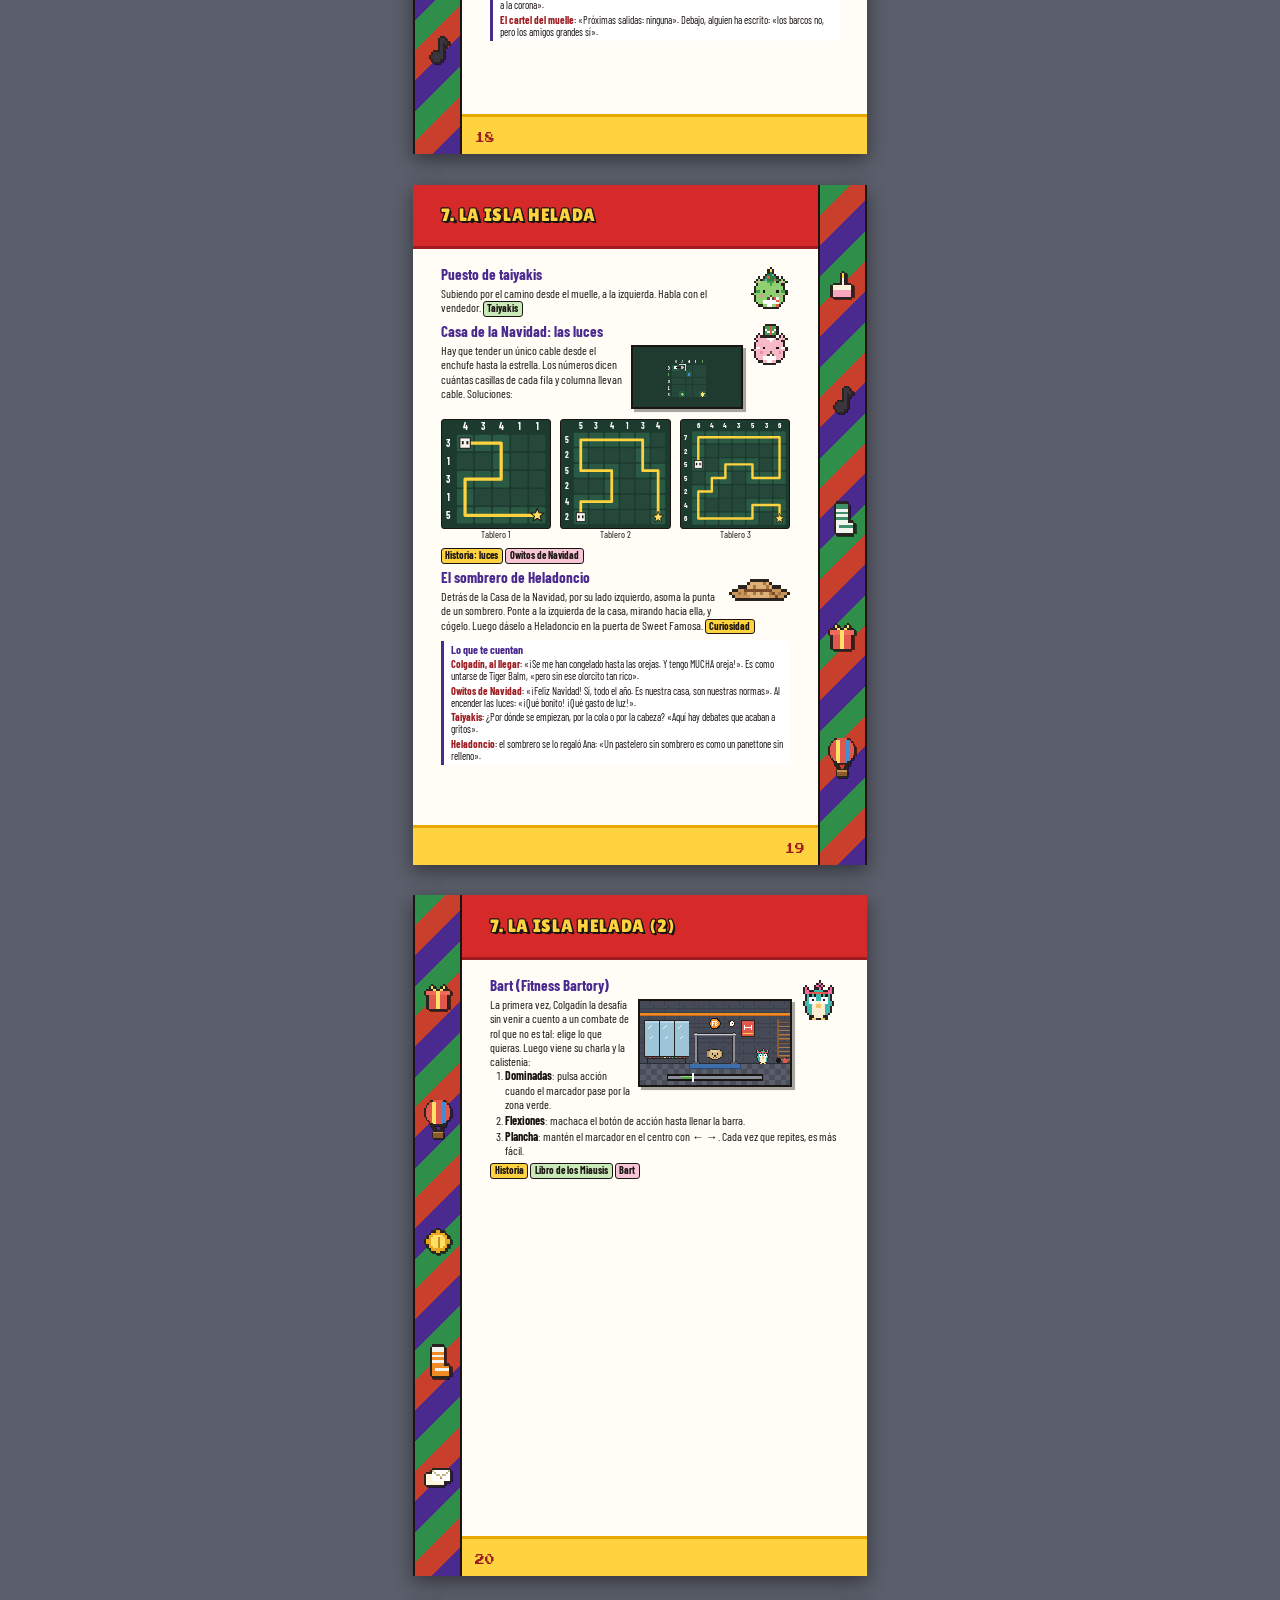
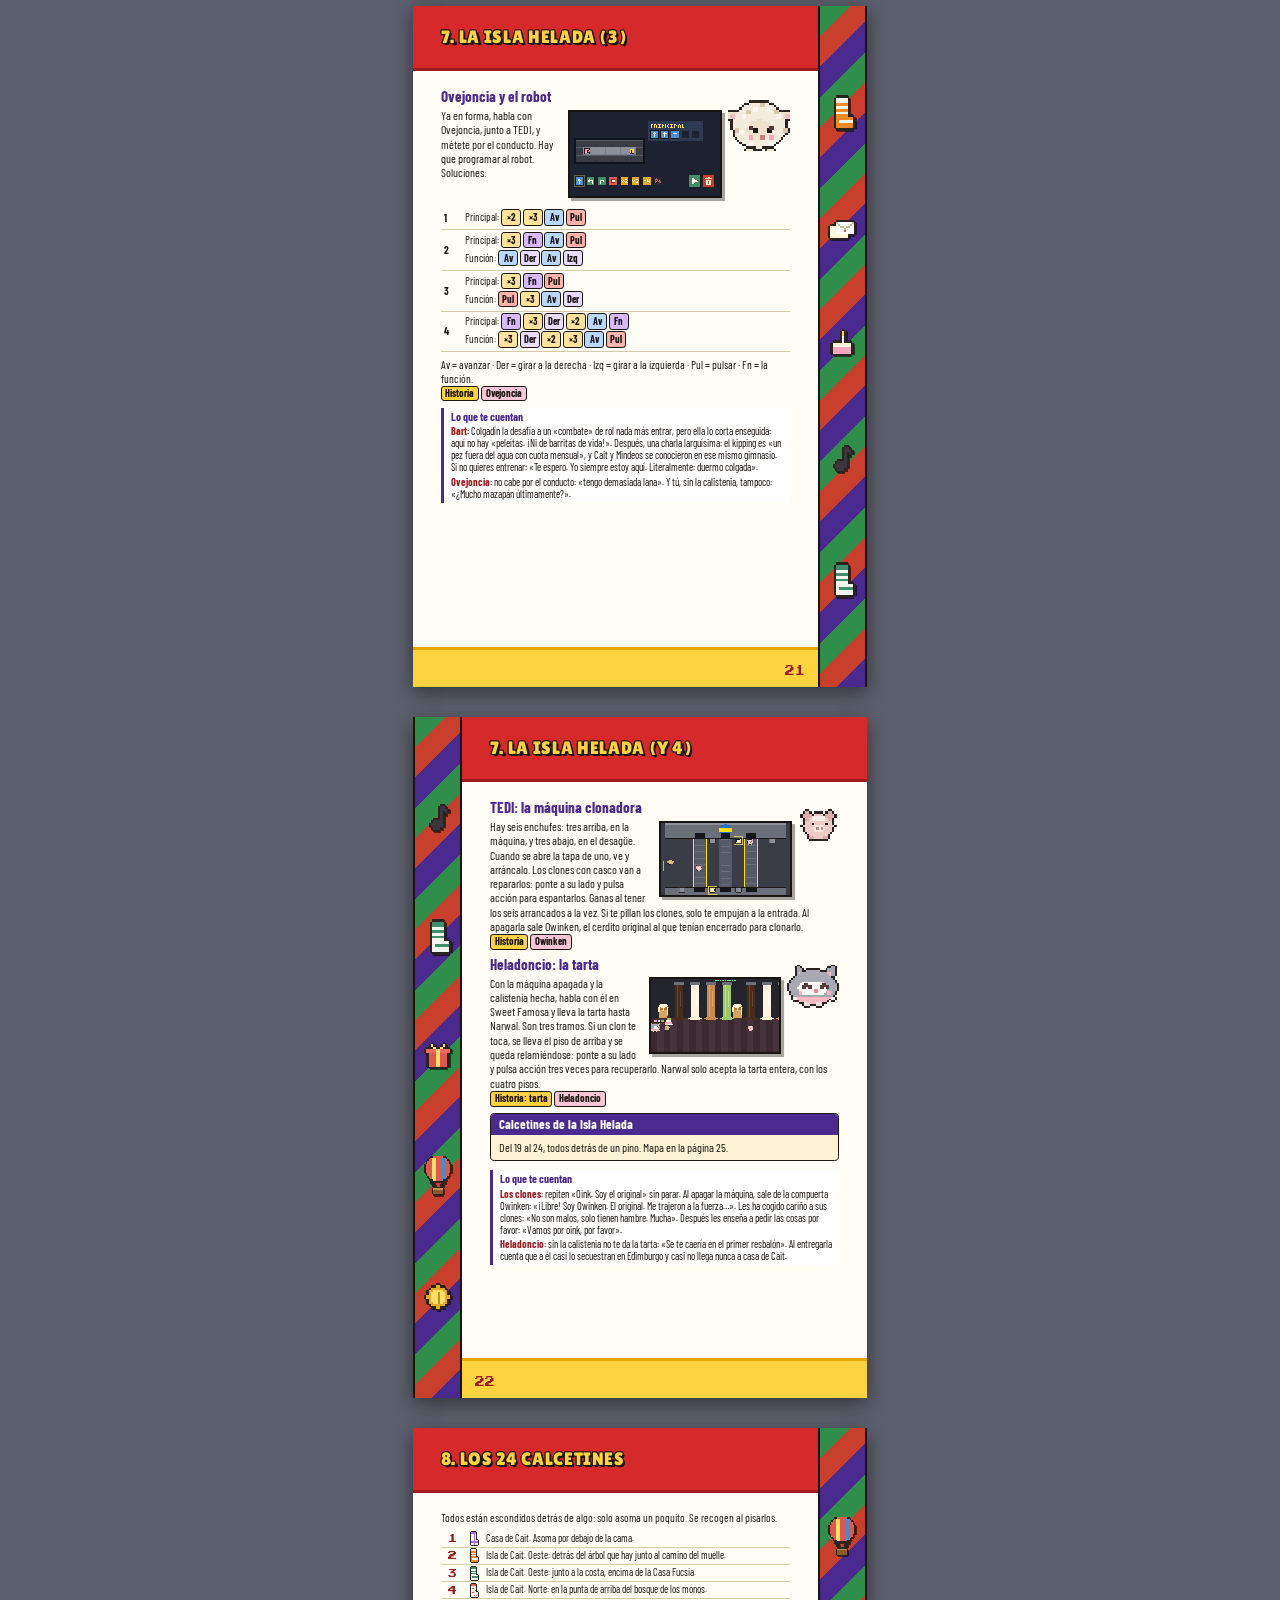
<file: guia/completa.html>
<!doctype html>
<html lang="es">
<head>
<meta charset="utf-8">
<meta name="viewport" content="width=device-width, initial-scale=1">
<title>Super Cait's 40 — Guía del completista</title>
<link rel="icon" href="../favicon.ico" sizes="any">
<link rel="icon" type="image/png" sizes="32x32" href="../assets/icon/colgadin-32.png">
<link rel="apple-touch-icon" href="../assets/icon/colgadin-180.png">
<link rel="preconnect" href="https://fonts.googleapis.com">
<link rel="preconnect" href="https://fonts.gstatic.com" crossorigin>
<link href="https://fonts.googleapis.com/css2?family=Barlow+Condensed:ital,wght@0,400;0,600;0,700;1,400;1,700&family=Lilita+One&family=Press+Start+2P&display=swap" rel="stylesheet">
<link rel="stylesheet" href="guia.css">
<style>
  /* Solo para la guía del completista */
  .page { font-size: 11pt; line-height: 1.2; }
  .cover.c100 { background: radial-gradient(ellipse at 50% 38%, #d8f0ff 0%, #7fc4ef 45%, #4b2a8f 100%); }
  .step { display: flow-root; margin-bottom: 2.2mm; }
  .step h2 { font-size: 14pt; }
  .step > img { float: right; margin: 0 0 1mm 2mm; }
  ol.do { margin: 0 0 1.5mm; padding-left: 5mm; }
  ol.do li { margin-bottom: .6mm; }
  .got { display: inline-block; background: var(--yellow); border: .35mm solid var(--ink); border-radius: 1mm; padding: 0 1.2mm; font-weight: 700; font-size: 9.5pt; line-height: 1.35; }
  .got.inv { background: #f7c6d6; } .got.gift { background: #c9e9b8; } .got.sock { background: #cfe0ff; }
  .opt { font-size: 9.5pt; color: var(--purple); font-weight: 700; text-transform: uppercase; letter-spacing: .3pt; }
  table.t { width: 100%; border-collapse: collapse; font-size: 10pt; line-height: 1.15; margin-bottom: 2mm; }
  table.t td, table.t th { border-bottom: .3mm solid #d8c9a6; padding: .55mm 1mm; vertical-align: middle; text-align: left; }
  table.t th { background: var(--purple); color: #fff; font-weight: 700; }
  table.t td.n { font: 8.5pt var(--head); color: var(--red-d); text-align: center; width: 7mm; }
  table.t td.ck { width: 5mm; }
  table.t td.ck::before { content: ''; display: inline-block; width: 3.2mm; height: 3.2mm; border: .4mm solid var(--ink); background: #fff; border-radius: .5mm; vertical-align: middle; }
  table.t img { display: block; }
  table.t.big td { padding: .9mm 1mm; }
  .seq { font: 12pt/1.55 'Barlow Condensed', sans-serif; font-weight: 700; letter-spacing: .4pt; background: #fff; border: .4mm dashed var(--ink); padding: 1mm 2mm; margin-bottom: 2mm; word-spacing: 1.5pt; }
  .seq sub { font-size: 9pt; color: var(--red-d); }
  .blk { display: inline-block; min-width: 6.5mm; padding: 0 1mm; margin: 0 .5mm .6mm 0; border: .35mm solid var(--ink); border-radius: 1mm; background: #e8ddff; font-weight: 700; font-size: 9.5pt; text-align: center; line-height: 1.4; }
  .blk.fn { background: #d8b8ff; } .blk.rep { background: #ffe39a; } .blk.p { background: #ffb3aa; } .blk.f { background: #b9d8ff; }
  .grids { display: flex; gap: 3mm; justify-content: space-between; align-items: flex-start; margin: 1mm 0 2mm; }
  .grids figure { margin: 0; flex: 1; text-align: center; font-size: 9pt; }
  svg.grid { width: 100%; display: block; background: #1d3a2e; border: .6mm solid var(--ink); border-radius: 1mm; font-family: 'Barlow Condensed', sans-serif; font-weight: 700; fill: #fff; }
  .notes { display: flex; gap: 1mm; flex-wrap: wrap; margin: 1mm 0 2mm; }
  .note { border: .4mm solid var(--ink); border-radius: 1mm; padding: .3mm 1.4mm; font-weight: 700; font-size: 10pt; }
  .pct { font: 30pt var(--head); color: var(--red); text-align: center; margin: 2mm 0 4mm; text-shadow: .8mm .8mm 0 var(--ink); -webkit-text-stroke: .8pt var(--ink); }
  .shot.map { margin-bottom: 1mm; }
  .shot.map.s { width: 80%; margin-left: auto; margin-right: auto; }
  table.t.chu td { padding: .15mm 1mm; } /* la chuleta de Fucsia (y la banda sonora): muchas filas en una página, con margen */
  table.t.socks { font-size: 9.5pt; } table.t.socks td { padding: .2mm 1mm; }
  table.t td.nn { font-weight: 700; white-space: nowrap; text-align: center; }
  .cap { font-size: 9pt; color: #6b5a4a; margin-bottom: 2.5mm; }
  .gacha { display: grid; grid-template-columns: repeat(6, 1fr); gap: 1mm .5mm; text-align: center; }
  .gacha figure { margin: 0; } .gacha img { display: block; margin: 0 auto; }
  .gacha figcaption { font-size: 9pt; line-height: 1.05; font-weight: 700; }
  .talk { border-left: 1.2mm solid var(--purple); background: #fff; padding: 1mm 2mm 1mm 2.4mm; margin-top: 2mm; font-size: 9.6pt; line-height: 1.16; }
  .talk h3 { margin: 0 0 .6mm; font-size: 10.5pt; color: var(--purple); }
  .talk p { margin: 0 0 .8mm; } .talk p:last-child { margin: 0; } .talk b.who { color: var(--red-d); }
</style>
</head>
<body>

<div class="noprint">
  <b>Guía del completista de Super Cait's 40</b> · formato <b>12 × 18 cm</b>, para que quepa en la caja de DVD. Para imprimir página a página: Ctrl+P → tamaño de papel <b>120 × 180 mm</b> (personalizado), márgenes <b>Ninguno</b> y <b>Gráficos de fondo</b> activado. Para hacer el <b>cuadernillo</b> en casa, abre la dirección con <code>?pliego</code>: salen las páginas de dos en dos sobre A4 apaisado en el orden de grapado; imprime a doble cara volteando por el borde corto, dobla todas las hojas juntas, grapa por el centro y recorta por las marcas. Los textos están en <code>guia/completa.html</code>; mapas y dibujos salen del código del juego.
</div>

<!-- ================================================================ PORTADA -->
<section class="page bare cover c100" id="portada">
  <div class="tag">PARA COMPLETISTAS</div>
  <div class="logo">
    <div class="s">SUPER</div>
    <div class="b">CAIT'S <span>40</span></div>
  </div>
  <div class="hero"><img data-spr="colgadin_down_0" data-x="16" alt="Colgadín"></div>
  <div class="crowd">
    <img data-icon="sock_6" data-x="7" alt=""><img data-icon="coin" data-x="8" alt=""><img data-icon="invites" data-x="8" alt="">
    <img data-icon="gift" data-x="8" alt=""><img data-icon="cake" data-x="8" alt=""><img data-icon="sock_2" data-x="7" alt="">
  </div>
  <div class="badge">JUEGO AL<b>100 %</b>PASO A PASO</div>
</section>

<!-- ================================================================ AVISO -->
<section class="page bare legal" id="aviso">
  <div class="content" style="position:absolute">
    <div class="warn">Atención: esta guía lo cuenta todo. Soluciones de todos los puzles, la respuesta a cada pregunta y dónde está
      escondido cada calcetín.</div>
    <p>Si todavía no has jugado, cierra este librito y vuelve cuando te atasques. O cuando ya hayas celebrado la fiesta y te pique
      ese 99 % del menú.</p>
    <p>La guía sigue el orden más cómodo para no dejarse nada, pero casi todo se puede hacer en otro orden. Cuando algo se puede
      hacer antes, se avisa.</p>
    <div class="box" style="margin-top:5mm">
      <h3>Cómo leer esta guía</h3>
      <p style="margin:0 0 1.5mm">Cada vez que consigas algo que cuenta para el 100 %, aparece una etiqueta:</p>
      <p style="margin:0"><span class="got inv">Invitación</span> &nbsp;<span class="got gift">Regalo</span> &nbsp;<span class="got sock">Calcetín</span>
        &nbsp;<span class="got">Historia o curiosidad</span></p>
      <p style="margin:1.5mm 0 0">Las flechas (↑ ↓ ← →) son pulsaciones de la cruceta o de las teclas de dirección. Un número pequeño
        detrás quiere decir «tantas veces»: →<sub style="font-size:7pt">3</sub> son tres a la derecha.</p>
    </div>
    <p class="tiny muted" style="margin-top:8mm">Las soluciones de las cajas, los monos y el robot están calculadas por ordenador: son las más cortas que existen.
      Se puede hacer de otras maneras, claro.</p>
  </div>
</section>

<!-- ================================================================ ÍNDICE -->
<section class="page" id="indice">
  <div class="band"></div><h1>ÍNDICE</h1><div class="foot"></div>
  <div class="content">
    <ul class="toc" style="font-size:13.5pt;line-height:1.5">
      <li>El 100 %<span data-ref="cien"></span></li>
      <li>1. Casa de Cait<span data-ref="cap1"></span></li>
      <li>2. Primer paseo por la isla<span data-ref="cap2"></span></li>
      <li>3. Lolete y Tigrito<span data-ref="cap3"></span></li>
      <li>4. El Apartamento de las Ratitas<span data-ref="cap4"></span></li>
      <li>5. El Castillo de Mazapán<span data-ref="cap5"></span></li>
      <li>6. Narwal<span data-ref="cap6"></span></li>
      <li>7. La Isla Helada<span data-ref="cap7"></span></li>
      <li>8. Los 24 calcetines<span data-ref="cap8"></span></li>
      <li>9. Scooby y el gachapón<span data-ref="cap9"></span></li>
      <li>10. La fiesta<span data-ref="cap10"></span></li>
      <li>11. Detrás de las cámaras<span data-ref="cap11"></span></li>
      <li>Lista de comprobación<span data-ref="lista"></span></li>
      <li>La chuleta de Fucsia<span data-ref="chuleta"></span></li>
    </ul>
  </div>
</section>

<!-- ================================================================ EL 100 % -->
<section class="page" id="cien">
  <div class="band"></div><h1>EL 100 %</h1><div class="foot"></div>
  <div class="content">
    <p>El porcentaje está en el menú, en la pestaña de la fiesta. Cada cosa conseguida suma un punto, y el juego no redondea:
      solo marca 100 cuando no falta absolutamente nada.</p>
    <table class="t big">
      <tr><th>Qué</th><th style="width:16mm">Puntos</th></tr>
      <tr><td><b>Historia</b>: cada paso de la aventura, hasta la fiesta</td><td>25</td></tr>
      <tr><td><b>Prueba opcional</b>: la paella de Perrunfli</td><td>1</td></tr>
      <tr><td><b>Invitaciones</b> entregadas</td><td>22</td></tr>
      <tr><td><b>Calcetines</b> encontrados</td><td>24</td></tr>
      <tr><td><b>Parejas</b> entregadas a Scooby</td><td>12</td></tr>
      <tr><td><b>Regalos del gachapón</b></td><td>12</td></tr>
      <tr><td><b>Regalos especiales</b>: Mocadorà, Libro de los Miausis, Sushi Go!, taiyakis, mochis y flores de loto</td><td>6</td></tr>
      <tr><td><b>Curiosidades</b>: un vale de Aeroflot, un cuenco de Biang Biang y el sombrero de Heladoncio</td><td>3</td></tr>
      <tr><th>Total</th><th>105</th></tr>
    </table>
    <div class="box">
      <h3>Lo que más se olvida</h3>
      El cuenco de Biang Biang, el vale de Aeroflot, el sombrero de Heladoncio y los tres puestos de comida.
    </div>
  </div>
</section>

<!-- ================================================================ CAPÍTULO 1 -->
<section class="page" id="cap1">
  <div class="band"></div><h1 class="small">1. CASA DE CAIT</h1><div class="foot"></div>
  <div class="content">
    <img class="shot map" data-map="cait" data-rect="0,0,12,10" data-marks="s10=1" alt="" style="width:82%;margin:0 auto 1.5mm">
    <p class="cap">El calcetín 1, debajo de la cama.</p>
    <ol class="do">
      <li>Coge las <b>invitaciones</b> de la mesa. Sin ellas no puedes salir de casa. <span class="got">Historia</span></li>
      <li>Antes de salir, pasa por la esquina de la cama, a su derecha: asoma un calcetín de cruz morada. <span class="got sock">Calcetín 1</span></li>
    </ol>
    <p>Lo demás de la casa no cuenta para el 100 %, pero merece la pena: la lámpara de pie (dale varias veces), la ventana,
      los pósters, la estantería y el sofá tienen su comentario.</p>
    <div class="box">
      <h3>Antes de salir</h3>
      Las invitaciones se entregan solas al terminar cada prueba. Hay dos personajes a los que hay que hablarles
      a propósito: <b>Scooby</b> y el <b>Rey Peludito</b> (este la acepta la primera vez que hablas con él). Si te dejas a alguien, Colgadín se lo pregunta al alejarse, y en el menú
      (pestaña Amigos) sale «Falta la invitación».
    </div>
  </div>
</section>

<!-- ================================================================ CAPÍTULO 2 -->
<section class="page" id="cap2">
  <div class="band"></div><h1 class="small">2. PRIMER PASEO</h1><div class="foot"></div>
  <div class="content">
    <p>Todo esto está abierto desde el principio. Se puede dejar para más tarde, pero así no se olvida. El templo y los
      vecinos, en las páginas <span data-ref="cap2t"></span> y <span data-ref="cap2v"></span>.</p>
    <div class="step"><img data-spr="perrunfli_down_0" data-x="3" alt="">
      <h2>Perrunfli (campo de nabos)</h2>
      Dile que sabes hacer la paella. Las respuestas buenas, en orden:
      <ol class="do" style="margin-top:.8mm">
        <li>Aceite de oliva · 2. Pollo y conejo · 3. Bachoqueta y garrofón · 4. Tomate rallado · 5. Azafrán ·
          6. Nada: solo sal y agua · 7. Arroz</li>
      </ol>
      <span class="got">Prueba opcional</span> <span class="got gift">Mocadorà</span> <span class="got inv">Perrunfli</span>
    </div>
    <div class="step">
      <h2>Biang Biang Mian</h2>
      En el restaurante de al lado del cruce, pide un cuenco («¡Uno picante!»). <span class="got">Curiosidad</span>
    </div>
    <div class="step">
      <h2>Aeroflot (aeropuerto)</h2>
      Habla con el quiosco, elige «Escribir reclamación» y escribe lo que quieras. Te dan un vale que
      no sirve para nada. <span class="got">Curiosidad</span>
    </div>
    <div class="talk"><h3>Lo que te cuentan</h3>
      <p><b class="who">Perrunfli</b>: habla en valenciano y tú contestas en castellano: «Que no parles valencià?» — «No, pero lo entiendo perfectamente». Las respuestas malas tienen premio: la mantequilla («Açò és una paella, no un croissant»), el chorizo («Xe, això és arròs amb coses»), los nabos («Que els naps NO ES TOQUEN!»), la cúrcuma («Quasi groc, quasi correcte, totalment malament»), el rotulador amarillo («Creatiu. Però no») o el cuscús («M'assec un moment»). Al primer fallo: «No tens trellat!»</p>
      <p><b class="who">Biang Biang</b>: el carácter «biáng» tiene 58 trazos: el cocinero lleva tres días pintando el cartel. «¡BIANG!» es el ruido de la masa contra la mesa, y te sirven un único fideo de dos metros.</p>
      <p><b class="who">Aeroflot</b>: «Su reclamación ha sido procesada y triturada correctamente». El vale «no sirve absolutamente para nada». Una reclamación en blanco también se archiva «con éxito».</p>
    </div>
  </div>
</section>

<section class="page" id="cap2t">
  <div class="band"></div><h1 class="small">2. EL TEMPLO DE LOS SABIOS</h1><div class="foot"></div>
  <div class="content">
    <div class="step"><img data-spr="scooby_down_0" data-x="4" alt="">
      <h2>El Templo de los Sabios</h2>
      <img class="shot map gr" data-map="isla" data-rect="26,8,11,11" data-marks="scooby=S;cuca=C" alt="" style="width:56%">
      Al norte del cruce, subiendo la escalinata: un templo de estilo chino donde viven <b>Scooby</b> y <b>Cuca</b>, los perros
      de Cait, con su aureola de sabios. Cuidan de él desde arriba. Es el lugar al que más se vuelve en todo el juego.
      <ul class="do" style="margin-top:1mm">
        <li><b>Scooby</b> acepta la invitación a la primera <span class="got inv">Scooby</span> y cambia cada <b>pareja</b> de
          calcetines del mismo dibujo por una moneda de gachapón (página <span data-ref="cap9"></span>).</li>
        <li>Hasta que Cuca se entiende, Scooby cierra cada visita con <b>«un consejo de sabio»</b>: la pista de lo siguiente.</li>
        <li><b>Cuca</b> solo habla un ruso inventado. Cuando le traes a <b>Cuy</b> (página <span data-ref="cap5"></span>), él
          traduce, Cuca acepta la invitación y desde entonces las pistas te las da ella. Cuy se queda de traductor.</li>
        <li>Las notas en ruso de Aeroflot (los trucos que empiezan por «#») también se le llevan a Cuca.</li>
      </ul>
    </div>
    <div class="talk"><h3>Lo que te cuentan</h3>
      <p><b class="who">El cartel</b>: «Suba la escalinata con respeto. Se aceptan calcetines».</p>
      <p><b class="who">Scooby</b>: «Cuca y yo cuidamos de Cait desde aquí arriba. Siempre estamos con él, aunque no nos vea».
        ¿La aureola? «Viene con el puesto. Queda elegante, ¿verdad?». Con una pareja completa: «¡Snif, snif!».</p>
      <p><b class="who">Cuca</b>: en ruso, sin traductor, solo se entiende a Colgadín: «…No he entendido ni una palabra».</p>
    </div>
  </div>
</section>

<section class="page" id="cap2v">
  <div class="band"></div><h1 class="small">2. LOS VECINOS</h1><div class="foot"></div>
  <div class="content">
    <div class="step">
      <h2>Los vecinos</h2>
      La isla también tiene vecinos. No dan nada para el 100 %, pero cada puerta tiene su chiste.
      <div class="duo">
        <img class="shot map" data-map="isla" data-rect="12,7,14,12" data-marks="door_a=1;door_b=2;@19,17=3" alt="">
        <img class="shot map" data-map="isla" data-rect="19,26,20,7" data-marks="door_law=4;door_c=5;combini_door=6" alt="">
      </div>
      <ol class="do">
        <li><b>Casa azul</b>, al lado de la de Cait: estanterías medio vacías con unos pocos peluches. A Cait ya no le caben y
          se los regala a su vecina.</li>
        <li><b>Casa verde</b>: una nota en la puerta, «He ido al Combini, vuelvo en cinco minutos». Tiene telarañas.</li>
        <li><b>Doki Doki Manga</b>, frente al Biang Biang: carteles furiosos («ESTO NO ES UNA BIBLIOTECA») y un paquetito
          de alguien que vuelve a por el tomo 12.</li>
        <li><b>El bufete</b>: el cartel de una abogada soltera, de armas tomar y «autosuficiente». Abre cuando ella quiere.</li>
        <li><b>La casa del buzón</b>: «No se admite publicidad. Calcetines, sí».</li>
        <li><b>El Combini</b>: cerrado por obras, pero la puerta sigue tocando su sintonía. Las Gatolletas, agotadas. Al lado,
          la máquina de <b>gachapón</b>.</li>
      </ol>
    </div>
  </div>
</section>


<section class="page" id="cap2b">
  <div class="band"></div><h1 class="small">2. PRIMER PASEO (Y 2)</h1><div class="foot"></div>
  <div class="content">
    <div class="step"><img data-spr="fuxia_down_0" data-x="4" alt="">
      <h2>Fucsia: la música</h2>
      <img class="shot game gr" src="img/fuxia.png" alt="" style="width:38%">
      Habla con ella delante de la Casa Fucsia. Suena un trocito de canción y hay que escribir el título:
      <ul style="margin:.8mm 0;padding-left:5mm">
        <li>A la primera: <b>10 puntos</b>.</li>
        <li>Con la pista del artista: <b>5</b>.</li>
        <li>Con cuatro opciones: <b>2</b>.</li>
      </ul>
      Hacen falta 100. Los puntos se guardan si lo dejas a medias. No importan tildes ni mayúsculas.
      Tienes todas las canciones en la <b>chuleta</b> del final. <span class="got">Historia: música</span> <span class="got inv">Fucsia</span>
    </div>
    <div class="step"><img data-spr="siri_down_0" data-x="4" alt="">
      <h2>Siri y los awawas (Kapadokya)</h2>
      <img class="shot game gr" src="img/awawas.png" alt="" style="width:38%">
      Al sur del castillo. Los awawas se pasan un calcetín de madriguera en madriguera: hazle cosquillas (botón de acción a su
      lado) <b>al que lo lleva en la boca</b>, tres veces por ronda. Si se las haces a uno sin calcetín, pierdes una.
      Son tres rondas, cada una más rápida.
      <br>Consejo: quédate en el centro y espera a ver el calcetín antes de moverte.
      <br><span class="got">Historia: globos</span> <span class="got inv">Siri y los awawas</span> <span class="got sock">Calcetín 9</span>
    </div>
    <div class="box">
      <h3>Calcetines de la Isla de Cait</h3>
      Los de la isla (del 2 al 8) se pueden coger desde el principio. Están en el mapa de la página <span data-ref="cap8b"></span>.
    </div>
    <div class="talk"><h3>Lo que te cuentan</h3>
      <p><b class="who">Fucsia</b>: «Con C y con S. Durante años todo el mundo me llamó Furcia. Me ha costado muchísimo hacer el rebranding». Tiene más discos que zanahorias. Si escribes el artista en vez del título: «Ese es el artista. Lo que quiero es el título».</p>
      <p><b class="who">Siri</b>: «Sí, soy un damán. No, no soy un conejillo de Indias. Mira qué dientecitos». Globos grandes no tienen, «que no caben por la puerta». Si le haces cosquillas al que no lleva el calcetín: «¡AWAWA! Ese no llevaba nada».</p>
    </div>
  </div>
</section>

<!-- ================================================================ CAPÍTULO 3 -->
<section class="page" id="cap3">
  <div class="band"></div><h1 class="small">3. LOLETE Y TIGRITO</h1><div class="foot"></div>
  <div class="content">
    <div class="step"><img data-spr="lolete_down_0" data-x="4" alt="">
      <h2>Lolete: la mudanza</h2>
      <img class="shot game gr" src="img/sokoban.png" alt="">
      Llama a la puerta de su casa, al oeste. Son tres habitaciones de cajas (como un Sokoban): empuja cada caja hasta una marca.
      Si te atascas, el botón de reiniciar deja la habitación como al principio. Solución, empezando sin tocar nada:
    </div>
    <p class="opt">Habitación 1 (18 pasos)</p><div class="seq">↑ → ↑ → ↓ ← ↓ → ←<sub>2</sub> ↓ ↑<sub>2</sub> ←<sub>2</sub> ↑ ← ↓</div>
    <p class="opt">Habitación 2, los calcetines (99 pasos)</p><div class="seq tiny">↓<sub>4</sub> →<sub>6</sub> ↑ ← ↓ ← ↑ →<sub>3</sub> ↑<sub>3</sub> ←<sub>2</sub> ↓<sub>2</sub> ← ↓<sub>2</sub> →<sub>2</sub> ↑ ← →<sub>2</sub> ↑<sub>2</sub> ← ↑ ← ↓<sub>2</sub> ←<sub>4</sub> →<sub>2</sub> ↓<sub>2</sub> ←<sub>3</sub> ↑<sub>3</sub> →<sub>3</sub> ↑ ← ↓<sub>2</sub> → ↓<sub>2</sub> → ↑ ↓ →<sub>2</sub> ↑ ← ↑ ←<sub>4</sub> →<sub>2</sub> ↓<sub>2</sub> ←<sub>3</sub> ↑<sub>2</sub> ↓<sub>2</sub> →<sub>4</sub> ↑ → ↑ ←<sub>4</sub></div>
    <p class="opt">Habitación 3, los juguetes (57 pasos)</p><div class="seq">← ↓<sub>2</sub> ←<sub>2</sub> ↑<sub>2</sub> → ← ↑<sub>2</sub> →<sub>2</sub> ↑ →<sub>2</sub> ↓ ←<sub>2</sub> ↓<sub>2</sub> →<sub>2</sub> ↑ ↓<sub>3</sub> →<sub>2</sub> ↑<sub>2</sub> ← → ↑<sub>2</sub> ←<sub>3</sub> ↑ ← ↓ →<sub>2</sub> ↓<sub>2</sub> ←<sub>4</sub> ↑<sub>2</sub> →<sub>3</sub> ↑ → ↓</div>
    <p><span class="got">Historia</span> <span class="got inv">Lolete</span> Lolete se une a ti.</p>
    <div class="talk"><h3>Lo que te cuentan</h3>
      <p><b class="who">Lolete</b>: estaba preparando su mudanza a Isla Pachencio cuando se quedó atrapado entre las cajas: «Pensaba que iba a vivir para siempre entre cartón». Si vuelves a su casa después: «Sigue llena de cajas… ya las ordenará después de la fiesta».</p>
    </div>
  </div>
</section>

<section class="page" id="cap3b">
  <div class="band"></div><h1 class="small">3. LOLETE Y TIGRITO (Y 2)</h1><div class="foot"></div>
  <div class="content">
    <div class="step"><img data-spr="tigrito_down_0" data-x="4" alt="">
      <h2>Tigrito: el bosque de los monos</h2>
      <img class="shot game gr" src="img/monos.png" alt="">
      Los monos cortan el camino del bosque, al noreste. Cada vez que Colgadín salta a otra rama, los monos hacen un pase,
      siempre en el mismo orden. Hay que caer en la rama de un mono justo cuando le llega Tigrito. Si caes en la rama de un
      mono sin Tigrito, vuelves al principio. Soluciones:
    </div>
    <table class="t big">
      <tr><td><b>Rama 1</b></td><td class="seq" style="border:0;background:none;padding:0">→ → ← ↑ ↑</td></tr>
      <tr><td><b>Rama 2</b></td><td class="seq" style="border:0;background:none;padding:0">→ → ↓</td></tr>
      <tr><td><b>Rama 3</b></td><td class="seq" style="border:0;background:none;padding:0">→ → ← → ← ↑</td></tr>
    </table>
    <p><span class="got">Historia</span> <span class="got inv">Tigrito</span> Tigrito se une a ti (lo necesitas en el teatro) y los monos dejan el camino libre.</p>
    <div class="step"><img data-spr="mono_down_0" data-x="3" alt="">
      <h2>La cueva</h2>
      Al final del camino del bosque hay un derrumbe. Con Lolete en el grupo, habla con las piedras: Lolete cava el túnel y se
      va a casa de Cait. <span class="got">Historia</span><br>
      Entra en la cueva: lleva al Apartamento de las Ratitas.
    </div>
    <div class="talk"><h3>Lo que te cuentan</h3>
      <p><b class="who">Los monos</b>: «¡Estamos jugando a pasarnos la pelota!». La pelota amarilla es Tigrito. Al rescatarlo: «Vale, nos hemos pasado… ¿Habrá bananas en esa fiesta?».</p>
      <p><b class="who">Tigrito</b>: «Tres horas de rama en rama. Estoy mareadísimo». Solo había ido al bosque a ensayar: es el director de la obra de los Owitos.</p>
      <p><b class="who">Lolete, en la cueva</b>: «¡Listo! Túnel abierto. Y ni me he despeinado». Después se va a casa de Cait a mover los muebles para hacer sitio, «empujándolos con el hocico».</p>
    </div>
  </div>
</section>

<!-- ================================================================ CAPÍTULO 4 -->
<section class="page" id="cap4">
  <div class="band"></div><h1 class="small">4. LAS RATITAS</h1><div class="foot"></div>
  <div class="content">
    <p>Tres cuartos, tres ratitas. Cada una te da un <b>espejo de mano</b> y una cifra del candado.
      <span class="got">Historia × 3</span></p>
    <div class="step"><img data-spr="ratita_p_down_0" data-x="3" alt="">
      <h2>Ratita gris: los quesos (cocina)</h2>
      <img class="shot map gr" data-map="ratitas" data-rect="0,0,8,8" alt="">
      Hay cinco quesos de tamaños distintos. Numéralos de pequeño (1) a grande (5) y muérdelos en este orden:
      <div class="notes"><span class="note">2.º</span><span class="note">4.º</span><span class="note">5.º</span><span class="note">3.º</span><span class="note">1.º</span></div>
      Es decir: el segundo más pequeño, el cuarto, el más grande, el del medio y el más pequeño. Cifra: <b>1</b>.
    </div>
    <div class="step"><img data-spr="ratita_o_down_0" data-x="3" alt="">
      <h2>Ratita blanca: la cuenta (salón)</h2>
      <img class="shot map gr" data-map="ratitas" data-rect="7,0,8,8" alt="">
      2 cojines rosas × 5 tazas + 2 cuadros − 3 plantas = <b>9</b>. Escribe 9. Cifra: <b>9</b>.
    </div>
      </div>
</section>

<section class="page" id="cap4a">
  <div class="band"></div><h1 class="small">4. LAS RATITAS (2)</h1><div class="foot"></div>
  <div class="content">
    <div class="step"><img data-spr="ratita_b_down_0" data-x="3" alt="">
      <h2>Ratita parda: las lámparas (dormitorio)</h2>
      <img class="shot map gr" data-map="ratitas" data-rect="14,0,9,8" alt="">
      Cada interruptor cambia su lámpara y alguna más. Con todas apagadas (la ratita las apaga si se lo pides), pulsa solo estas tres:
      <div class="notes"><span class="note" style="background:#8fd070">verde</span><span class="note" style="background:#9cc4ff">azul</span><span class="note" style="background:#f7b8c8">rosa</span></div>
      La verde está a la derecha del todo; la azul, abajo a la derecha; la rosa, abajo a la izquierda. La ratita no da la cifra: dice que es el número de objetos de su cuarto. Cama, mesa, cinco lámparas y el calcetín escondido: <b>8</b>.
    </div>
    <div class="step">
      <h2>Calcetines del apartamento</h2>
      El 10 y el 11 están en el salón; el 12, en el dormitorio. Mapa en la página <span data-ref="cap8c"></span>.
      <span class="got sock">Calcetines 10, 11 y 12</span>
    </div>
    <div class="talk"><h3>Lo que te cuentan</h3>
      <p><b class="who">Ratita gris</b>: «Aquí vivimos cuatro roedores. Y un gato, pero ese no paga alquiler». Si empiezas por el queso que no es: «Por ese no se empieza. Repasa mis normas». Y al final: «…Qué obsesión tengo con esto de los pares y los impares».</p>
      <p><b class="who">Ratita blanca</b>: ve «Apartamento para tres» con la tele apagada. Si la cuenta no da 9: «¡Meeec! Risas enlatadas. Cuenta otra vez, despacito».</p>
      <p><b class="who">Ratita parda</b>: no puede dormir a oscuras, y la culpa es del electricista: «Cada vez que arreglo una, se me apaga la de al lado».</p>
    </div>
  </div>
</section>

<section class="page" id="cap4b">
  <div class="band"></div><h1 class="small">4. LAS RATITAS (Y 3)</h1><div class="foot"></div>
  <div class="content">
    <img class="shot map" data-map="ratitas" data-rect="0,7,30,6" data-marks="m1=A;m2=B;m10=C;grate" alt="">
    <p class="cap">El pasillo: la rejilla (sin número) y los tres pedestales de la solución.</p>
    <div class="step"><img data-spr="kai_down_0" data-x="3" alt="">
      <h2>Kai y el rayo de luz</h2>
      <ol class="do">
        <li>Abre la <b>rejilla del techo</b>, a la izquierda del pasillo.</li>
        <li>Pon un espejo en los pedestales <b>A</b>, <b>B</b> y <b>C</b>. Pulsa cada uno <b>dos veces</b>: la primera pone el espejo «/», la segunda lo gira a «\».</li>
        <li>El rayo pasa por el cristal rojo y el azul, y le llega a Kai <b>lila</b>. Kai se despierta. <span class="got">Historia</span></li>
        <li>Al cruzar la puerta del último cuarto, Colgadín le deja la invitación. <span class="got inv">Kai</span></li>
      </ol>
    </div>
    <div class="step"><img data-spr="cuy_down_0" data-x="3" alt="">
      <h2>Cuy</h2>
      Te pregunta: «¿Has visto a Cuca?». Contesta <b>«¡Claro! ¡Está con Scooby!»</b> y dile que se venga.
      <span class="got">Historia</span> <span class="got inv">Cuy y las ratitas</span><br>
      Lee la <b>nota</b> de la pared de su cuarto y mira la <b>nevera</b> de la cocina: hacen falta las dos para el candado.
    </div>
    <div class="step">
      <h2>La alcantarilla</h2>
      Al final del pasillo. El código es <b>1 9 8 7</b> (el año en que nació Cait). Solo se abre si has conseguido las cuatro cifras
      de verdad: las tres ratitas, la nota y la nevera. <span class="got">Historia</span><br>
      Cuy no quiere bajar: primero hay que llevarlo al templo.
    </div>
    <div class="talk"><h3>Lo que te cuentan</h3>
      <p><b class="who">Cuy</b>: pregunta «¿Has visto a Cuca?» con las respuestas desordenadas. Si dices «¿Qué Cuca?», se da la vuelta muy serio. Si dices «¿Беа?», se escandaliza: es el nombre de antes de Cuca y no le gusta nada. Y por la alcantarilla no baja: «Me confundirían con una rata. Y yo soy un cuy peruano. Con pedigrí».</p>
      <p><b class="who">Kai</b>: con la luz blanca, «ni se inmuta». Si le llegan tres colores que no son: «Su colorimetría solo le permite moverse con láseres LILAS».</p>
      <p><b class="who">El candado</b>: si pones 1987 sin haber encontrado las cuatro cifras, hace «clic» pero no se abre: «Parece que alguien está jugando a ser adivino».</p>
    </div>
  </div>
</section>

<!-- ================================================================ CAPÍTULO 5 -->
<section class="page" id="cap5">
  <div class="band"></div><h1 class="small">5. EL CASTILLO</h1><div class="foot"></div>
  <div class="content">
    <div class="step"><img data-spr="cuca_down_0" data-x="3" alt="">
      <h2>Primero, al templo</h2>
      Sal por la cueva y lleva a Cuy al Templo de los Sabios. Habla con Cuca: por fin se la entiende.
      <span class="got">Historia</span> <span class="got inv">Cuca</span><br>
      Vuelve al apartamento y baja por la alcantarilla: sales en el patio del castillo.
    </div>
    <div class="step"><img data-spr="patito_down_0" data-x="3" alt="">
      <h2>Patito (estanque, arriba a la derecha)</h2>
      <img class="shot game gr" src="img/pato.png" alt="">
      Habla con los capybaras. Hay que acercarse a los juncos sin que te vea. Cuando Patito <b>tiembla</b>, o los capybaras se
      tapan la cara con su flor, ponte pegado a una mata de juncos y no te muevas. Cruza en diagonal mientras no mira.
      <br><span class="got">Historia</span> <span class="got gift">Flores de loto</span> <span class="got inv">Patito</span> <span class="got inv">Los capybaras</span>
    </div>
    <div class="step"><img data-spr="owi_col_down_0" data-x="3" alt="">
      <h2>La mesa de guerra (abajo a la izquierda)</h2>
      Habla con cualquiera de los Owitos. Aparecerá Coleowe con tres juegos de mesa: elige <b>Sushi Go!</b> (los otros dos los rechaza).
      <br><span class="got gift">Sushi Go!</span> <span class="got inv">Owitos de la Inquisición</span>
    </div>
    <div class="step"><img data-spr="owito_m_down_0" data-x="3" alt="">
      <h2>Puesto de mochis (abajo a la derecha)</h2>
      Habla con la vendedora. <span class="got gift">Cajita de mochis</span>
    </div>
    <div class="talk"><h3>Lo que te cuentan</h3>
      <p><b class="who">Patito</b>: creía que Colgadín era «uno de esos ratones gigantes» (los capybaras). No es un pato: «dicen que en mi vida anterior fui un pato» y de pequeño se tragó el altavoz de un pato de juguete. Por eso, cuando se pone nervioso, «cuac».</p>
      <p><b class="who">Coleowe</b>: trae tres juegos y rechaza dos: con <b>Root</b>, Mindeos «se queda dormido a mitad de la partida […] Roncando encima del bosque»; con <b>Zombicide</b>, «va a huir corriendo. Más rápido que de los propios zombis». <b>Sushi Go!</b>: «facilito, rapidito, sin montajes».</p>
      <p><b class="who">Los Owitos</b>: Lowiana sabe dónde está cada invitado («Tú también, Colgadín»). Cassandrowa: «…Aunque he repasado el plan catorce veces. Y he hecho los carteles. Y las invitaciones». Mowigan: «Todo esto me parece innecesario». (No se va.)</p>
    </div>
  </div>
</section>

<section class="page" id="cap5b">
  <div class="band"></div><h1 class="small">5. EL CASTILLO (2)</h1><div class="foot"></div>
  <div class="content">
    <div class="step"><img data-spr="owito_t_down_0" data-x="3" alt="">
      <h2>Teatro Real: «Owicked»</h2>
      <img class="shot game gr" src="img/simon.png" alt="">
      Con Tigrito en el grupo, entra al teatro. Los Owitos cantan una secuencia y hay que repetirla: ← → para elegir Owito, acción
      para que cante. Empieza con tres notas y crece hasta once. Es la misma melodía que luego tocarás para Narwal (página <span data-ref="cap6"></span>).
      Fíjate en el <b>color</b>: los Owitos cambian de sitio.
      <br><span class="got">Historia</span> <span class="got inv">Owitos del Teatro</span> Te dan el <b>Otamatone</b>.
    </div>
    <div class="step"><img data-spr="mantecas_down_0" data-x="3" alt="">
      <h2>Pastelería Real</h2>
      <img class="shot game gr" src="img/horno.png" alt="">
      Diez pedidos en 250 segundos. Cada mazapán: mesa (almendra y azúcar) → amasar (3 pulsaciones) → molde del pedido →
      horno (sácalo antes de que se queme) → ventanilla. La barra de arriba dice qué hace el botón en cada sitio.
      Consejo: mete uno en el horno y, mientras se cuece, prepara el siguiente.
      <br><span class="got">Historia</span> <span class="got inv">Mantecas y Manteca2</span>
    </div>
      </div>
</section>

<section class="page" id="cap5c">
  <div class="band"></div><h1 class="small">5. EL CASTILLO (Y 3)</h1><div class="foot"></div>
  <div class="content">
    <div class="step"><img data-spr="gato_down_0" data-x="3" alt="">
      <h2>Los Gemelos bipolares (junto a la puerta)</h2>
      <img class="shot game gr" src="img/ritmo.png" alt="">
      Juego de ritmo: el gato marca un ritmo con el martillo y tú lo repites igual con el botón de acción. Ocho tablones.
      Si fallas, se repite el mismo ritmo; no pierdes nada.
      <br><span class="got">Historia × 2</span> <span class="got inv">Los Gemelos bipolares</span> La puerta del castillo se abre.
    </div>
    <div class="step"><img data-spr="peludito_down_0" data-x="3" alt="">
      <h2>El Rey Peludito</h2>
      Acepta la invitación la primera vez que hablas con él, en el trono de la plaza, aunque la muralla siga rota. Si aún no
      le has saludado, hazlo antes de irte. <span class="got inv">Rey Peludito</span>
    </div>
    <div class="talk"><h3>Lo que te cuentan</h3>
      <p><b class="who">Rey Peludito</b>: es el rey y también «el arquitecto real. Que soy yo». Si intentas sentarte en su trono: le quitarías su energía monárquica, «y sin energía monárquica solo soy un gato redondo en una silla».</p>
      <p><b class="who">Mantecas y Manteca2</b>: Manteca2 está descubriendo su faceta drag («Hoy hornearemos con tacones») y se despide con «¡Dragsta pronto, shiushi!». Al acabar: «¡Shantay, te quedas!».</p>
      <p><b class="who">Los Gemelos</b>: si fallas un ritmo, el gato se da la vuelta y se queda del lado enfurruñado; a los tres fallos, te lo vuelven a explicar. Al terminar: «El otro sigue enfurruñado. Es su naturaleza».</p>
      <p><b class="who">La alcantarilla del castillo</b>: ya no se puede volver por ahí: «Me he hartado a mazapanes. Por esa alcantarilla ya no quepo ni de lado».</p>
    </div>
  </div>
</section>

<!-- ================================================================ CAPÍTULO 6 -->
<section class="page" id="cap6">
  <div class="band"></div><h1 class="small">6. NARWAL</h1><div class="foot"></div>
  <div class="content">
    <div class="step"><img data-spr="owito_w_down_0" data-x="4" alt="">
      <img class="shot game gr" src="img/otama.png" alt="">
      Ve al <b>muelle</b>, al oeste de la Isla de Cait, y lee el cartel. Colgadín sacará el Otamatone.
    </div>
    <p>Arrastra el dedo con ↑ ↓ por el mástil: se queda pegado a seis marcas de colores, una por Owito. Arriba están las notas
      graves y abajo las agudas. Acción toca la nota. Si fallas una, se empieza de nuevo.</p>
    <p class="opt">Las marcas, de arriba abajo</p>
    <div class="notes">
      <span class="note" style="background:#b07a44;color:#fff">1 marrón</span><span class="note" style="background:#d6e6f7">2 blanco</span>
      <span class="note" style="background:#b8a0d8">3 lila</span><span class="note" style="background:#f7a8c0">4 rosa</span>
      <span class="note" style="background:#8fd070">5 verde</span><span class="note" style="background:#f3e6c0">6 crema</span>
    </div>
    <p class="opt">La melodía (once notas, en tres frases)</p>
    <div class="seq">blanco · marrón · blanco · blanco &nbsp;|&nbsp; blanco · verde · lila · rosa &nbsp;|&nbsp; rosa · crema · blanco</div>
    <div class="seq">2 · 1 · 2 · 2 &nbsp;|&nbsp; 2 · 5 · 3 · 4 &nbsp;|&nbsp; 4 · 6 · 2</div>
    <p><span class="got">Historia</span> <span class="got inv">Narwal</span> Desde ahora, Narwal te lleva a la Isla Helada (y te trae de vuelta)
      desde el muelle.</p>
    <div class="row"><img data-spr="narwal" data-x="2.5" alt=""></div>
    <div class="talk"><h3>Lo que te cuentan</h3>
      <p><b class="who">Narwal</b>: «Ya sé lo que estás pensando: no tengo cuerno. Mis padres son dinosaurios. Mis abuelos, dinosaurios. Y yo salí narval». En las cenas de Navidad es un tema delicado. Para subir: «Agárrate a la corona».</p>
      <p><b class="who">El cartel del muelle</b>: «Próximas salidas: ninguna». Debajo, alguien ha escrito: «los barcos no, pero los amigos grandes sí».</p>
    </div>
  </div>
</section>

<!-- ================================================================ CAPÍTULO 7 -->
<section class="page" id="cap7">
  <div class="band"></div><h1 class="small">7. LA ISLA HELADA</h1><div class="foot"></div>
  <div class="content">
    <div class="step"><img data-spr="owito_x_down_0" data-x="3" alt="">
      <h2>Puesto de taiyakis</h2>
      Subiendo por el camino desde el muelle, a la izquierda. Habla con el vendedor. <span class="got gift">Taiyakis</span>
    </div>
    <div class="step"><img data-spr="owito_n_down_0" data-x="3" alt="">
      <h2>Casa de la Navidad: las luces</h2>
      <img class="shot game gr" src="img/luces.png" alt="" style="width:32%">
      Hay que tender un único cable desde el enchufe hasta la estrella. Los números dicen cuántas casillas de cada fila y columna
      llevan cable. Soluciones:
    </div>
    <div class="grids">
      <figure><svg class="grid" viewBox="0 0 54 54" xmlns="http://www.w3.org/2000/svg"><text x="11.5" y="5.2" font-size="5" text-anchor="middle">4</text><text x="3.2" y="13.3" font-size="5" text-anchor="middle">3</text><text x="20.5" y="5.2" font-size="5" text-anchor="middle">3</text><text x="3.2" y="22.3" font-size="5" text-anchor="middle">1</text><text x="29.5" y="5.2" font-size="5" text-anchor="middle">4</text><text x="3.2" y="31.3" font-size="5" text-anchor="middle">3</text><text x="38.5" y="5.2" font-size="5" text-anchor="middle">1</text><text x="3.2" y="40.3" font-size="5" text-anchor="middle">1</text><text x="47.5" y="5.2" font-size="5" text-anchor="middle">1</text><text x="3.2" y="49.3" font-size="5" text-anchor="middle">5</text><rect x="7.4" y="7.4" width="8.2" height="8.2" rx=".8" fill="#2a5a44"/><rect x="16.4" y="7.4" width="8.2" height="8.2" rx=".8" fill="#2a5a44"/><rect x="25.4" y="7.4" width="8.2" height="8.2" rx=".8" fill="#2a5a44"/><rect x="34.4" y="7.4" width="8.2" height="8.2" rx=".8" fill="#26483a"/><rect x="43.4" y="7.4" width="8.2" height="8.2" rx=".8" fill="#26483a"/><rect x="7.4" y="16.4" width="8.2" height="8.2" rx=".8" fill="#26483a"/><rect x="16.4" y="16.4" width="8.2" height="8.2" rx=".8" fill="#26483a"/><rect x="25.4" y="16.4" width="8.2" height="8.2" rx=".8" fill="#2a5a44"/><rect x="34.4" y="16.4" width="8.2" height="8.2" rx=".8" fill="#26483a"/><rect x="43.4" y="16.4" width="8.2" height="8.2" rx=".8" fill="#26483a"/><rect x="7.4" y="25.4" width="8.2" height="8.2" rx=".8" fill="#2a5a44"/><rect x="16.4" y="25.4" width="8.2" height="8.2" rx=".8" fill="#2a5a44"/><rect x="25.4" y="25.4" width="8.2" height="8.2" rx=".8" fill="#2a5a44"/><rect x="34.4" y="25.4" width="8.2" height="8.2" rx=".8" fill="#26483a"/><rect x="43.4" y="25.4" width="8.2" height="8.2" rx=".8" fill="#26483a"/><rect x="7.4" y="34.4" width="8.2" height="8.2" rx=".8" fill="#2a5a44"/><rect x="16.4" y="34.4" width="8.2" height="8.2" rx=".8" fill="#26483a"/><rect x="25.4" y="34.4" width="8.2" height="8.2" rx=".8" fill="#26483a"/><rect x="34.4" y="34.4" width="8.2" height="8.2" rx=".8" fill="#26483a"/><rect x="43.4" y="34.4" width="8.2" height="8.2" rx=".8" fill="#26483a"/><rect x="7.4" y="43.4" width="8.2" height="8.2" rx=".8" fill="#2a5a44"/><rect x="16.4" y="43.4" width="8.2" height="8.2" rx=".8" fill="#2a5a44"/><rect x="25.4" y="43.4" width="8.2" height="8.2" rx=".8" fill="#2a5a44"/><rect x="34.4" y="43.4" width="8.2" height="8.2" rx=".8" fill="#2a5a44"/><rect x="43.4" y="43.4" width="8.2" height="8.2" rx=".8" fill="#2a5a44"/><polyline points="11.5,11.5 20.5,11.5 29.5,11.5 29.5,20.5 29.5,29.5 20.5,29.5 11.5,29.5 11.5,38.5 11.5,47.5 20.5,47.5 29.5,47.5 38.5,47.5 47.5,47.5" fill="none" stroke="#ffd23f" stroke-width="1.6" stroke-linejoin="round" stroke-linecap="round"/><rect x="8.9" y="8.9" width="5.2" height="5.2" fill="#f4f4ee" stroke="#1a1412" stroke-width=".5"/><rect x="9.9" y="10.5" width=".9" height="1.6" fill="#1a1412"/><rect x="12.2" y="10.5" width=".9" height="1.6" fill="#1a1412"/><polygon points="47.50,44.10 48.38,46.29 50.73,46.45 48.93,47.96 49.50,50.25 47.50,49.00 45.50,50.25 46.07,47.96 44.27,46.45 46.62,46.29" fill="#ffe066" stroke="#1a1412" stroke-width=".5"/></svg><figcaption>Tablero 1</figcaption></figure>
      <figure><svg class="grid" viewBox="0 0 63 63" xmlns="http://www.w3.org/2000/svg"><text x="11.5" y="5.2" font-size="5" text-anchor="middle">5</text><text x="3.2" y="13.3" font-size="5" text-anchor="middle">5</text><text x="20.5" y="5.2" font-size="5" text-anchor="middle">3</text><text x="3.2" y="22.3" font-size="5" text-anchor="middle">2</text><text x="29.5" y="5.2" font-size="5" text-anchor="middle">4</text><text x="3.2" y="31.3" font-size="5" text-anchor="middle">5</text><text x="38.5" y="5.2" font-size="5" text-anchor="middle">1</text><text x="3.2" y="40.3" font-size="5" text-anchor="middle">2</text><text x="47.5" y="5.2" font-size="5" text-anchor="middle">3</text><text x="3.2" y="49.3" font-size="5" text-anchor="middle">4</text><text x="56.5" y="5.2" font-size="5" text-anchor="middle">4</text><text x="3.2" y="58.3" font-size="5" text-anchor="middle">2</text><rect x="7.4" y="7.4" width="8.2" height="8.2" rx=".8" fill="#2a5a44"/><rect x="16.4" y="7.4" width="8.2" height="8.2" rx=".8" fill="#2a5a44"/><rect x="25.4" y="7.4" width="8.2" height="8.2" rx=".8" fill="#2a5a44"/><rect x="34.4" y="7.4" width="8.2" height="8.2" rx=".8" fill="#2a5a44"/><rect x="43.4" y="7.4" width="8.2" height="8.2" rx=".8" fill="#2a5a44"/><rect x="52.4" y="7.4" width="8.2" height="8.2" rx=".8" fill="#26483a"/><rect x="7.4" y="16.4" width="8.2" height="8.2" rx=".8" fill="#2a5a44"/><rect x="16.4" y="16.4" width="8.2" height="8.2" rx=".8" fill="#26483a"/><rect x="25.4" y="16.4" width="8.2" height="8.2" rx=".8" fill="#26483a"/><rect x="34.4" y="16.4" width="8.2" height="8.2" rx=".8" fill="#26483a"/><rect x="43.4" y="16.4" width="8.2" height="8.2" rx=".8" fill="#2a5a44"/><rect x="52.4" y="16.4" width="8.2" height="8.2" rx=".8" fill="#26483a"/><rect x="7.4" y="25.4" width="8.2" height="8.2" rx=".8" fill="#2a5a44"/><rect x="16.4" y="25.4" width="8.2" height="8.2" rx=".8" fill="#2a5a44"/><rect x="25.4" y="25.4" width="8.2" height="8.2" rx=".8" fill="#2a5a44"/><rect x="34.4" y="25.4" width="8.2" height="8.2" rx=".8" fill="#26483a"/><rect x="43.4" y="25.4" width="8.2" height="8.2" rx=".8" fill="#2a5a44"/><rect x="52.4" y="25.4" width="8.2" height="8.2" rx=".8" fill="#2a5a44"/><rect x="7.4" y="34.4" width="8.2" height="8.2" rx=".8" fill="#26483a"/><rect x="16.4" y="34.4" width="8.2" height="8.2" rx=".8" fill="#26483a"/><rect x="25.4" y="34.4" width="8.2" height="8.2" rx=".8" fill="#2a5a44"/><rect x="34.4" y="34.4" width="8.2" height="8.2" rx=".8" fill="#26483a"/><rect x="43.4" y="34.4" width="8.2" height="8.2" rx=".8" fill="#26483a"/><rect x="52.4" y="34.4" width="8.2" height="8.2" rx=".8" fill="#2a5a44"/><rect x="7.4" y="43.4" width="8.2" height="8.2" rx=".8" fill="#2a5a44"/><rect x="16.4" y="43.4" width="8.2" height="8.2" rx=".8" fill="#2a5a44"/><rect x="25.4" y="43.4" width="8.2" height="8.2" rx=".8" fill="#2a5a44"/><rect x="34.4" y="43.4" width="8.2" height="8.2" rx=".8" fill="#26483a"/><rect x="43.4" y="43.4" width="8.2" height="8.2" rx=".8" fill="#26483a"/><rect x="52.4" y="43.4" width="8.2" height="8.2" rx=".8" fill="#2a5a44"/><rect x="7.4" y="52.4" width="8.2" height="8.2" rx=".8" fill="#2a5a44"/><rect x="16.4" y="52.4" width="8.2" height="8.2" rx=".8" fill="#26483a"/><rect x="25.4" y="52.4" width="8.2" height="8.2" rx=".8" fill="#26483a"/><rect x="34.4" y="52.4" width="8.2" height="8.2" rx=".8" fill="#26483a"/><rect x="43.4" y="52.4" width="8.2" height="8.2" rx=".8" fill="#26483a"/><rect x="52.4" y="52.4" width="8.2" height="8.2" rx=".8" fill="#2a5a44"/><polyline points="11.5,56.5 11.5,47.5 20.5,47.5 29.5,47.5 29.5,38.5 29.5,29.5 20.5,29.5 11.5,29.5 11.5,20.5 11.5,11.5 20.5,11.5 29.5,11.5 38.5,11.5 47.5,11.5 47.5,20.5 47.5,29.5 56.5,29.5 56.5,38.5 56.5,47.5 56.5,56.5" fill="none" stroke="#ffd23f" stroke-width="1.6" stroke-linejoin="round" stroke-linecap="round"/><rect x="8.9" y="53.9" width="5.2" height="5.2" fill="#f4f4ee" stroke="#1a1412" stroke-width=".5"/><rect x="9.9" y="55.5" width=".9" height="1.6" fill="#1a1412"/><rect x="12.2" y="55.5" width=".9" height="1.6" fill="#1a1412"/><polygon points="56.50,53.10 57.38,55.29 59.73,55.45 57.93,56.96 58.50,59.25 56.50,58.00 54.50,59.25 55.07,56.96 53.27,55.45 55.62,55.29" fill="#ffe066" stroke="#1a1412" stroke-width=".5"/></svg><figcaption>Tablero 2</figcaption></figure>
      <figure><svg class="grid" viewBox="0 0 72 72" xmlns="http://www.w3.org/2000/svg"><text x="11.5" y="5.2" font-size="5" text-anchor="middle">6</text><text x="3.2" y="13.3" font-size="5" text-anchor="middle">7</text><text x="20.5" y="5.2" font-size="5" text-anchor="middle">4</text><text x="3.2" y="22.3" font-size="5" text-anchor="middle">2</text><text x="29.5" y="5.2" font-size="5" text-anchor="middle">4</text><text x="3.2" y="31.3" font-size="5" text-anchor="middle">5</text><text x="38.5" y="5.2" font-size="5" text-anchor="middle">3</text><text x="3.2" y="40.3" font-size="5" text-anchor="middle">5</text><text x="47.5" y="5.2" font-size="5" text-anchor="middle">5</text><text x="3.2" y="49.3" font-size="5" text-anchor="middle">2</text><text x="56.5" y="5.2" font-size="5" text-anchor="middle">3</text><text x="3.2" y="58.3" font-size="5" text-anchor="middle">4</text><text x="65.5" y="5.2" font-size="5" text-anchor="middle">6</text><text x="3.2" y="67.3" font-size="5" text-anchor="middle">6</text><rect x="7.4" y="7.4" width="8.2" height="8.2" rx=".8" fill="#2a5a44"/><rect x="16.4" y="7.4" width="8.2" height="8.2" rx=".8" fill="#2a5a44"/><rect x="25.4" y="7.4" width="8.2" height="8.2" rx=".8" fill="#2a5a44"/><rect x="34.4" y="7.4" width="8.2" height="8.2" rx=".8" fill="#2a5a44"/><rect x="43.4" y="7.4" width="8.2" height="8.2" rx=".8" fill="#2a5a44"/><rect x="52.4" y="7.4" width="8.2" height="8.2" rx=".8" fill="#2a5a44"/><rect x="61.4" y="7.4" width="8.2" height="8.2" rx=".8" fill="#2a5a44"/><rect x="7.4" y="16.4" width="8.2" height="8.2" rx=".8" fill="#2a5a44"/><rect x="16.4" y="16.4" width="8.2" height="8.2" rx=".8" fill="#26483a"/><rect x="25.4" y="16.4" width="8.2" height="8.2" rx=".8" fill="#26483a"/><rect x="34.4" y="16.4" width="8.2" height="8.2" rx=".8" fill="#26483a"/><rect x="43.4" y="16.4" width="8.2" height="8.2" rx=".8" fill="#26483a"/><rect x="52.4" y="16.4" width="8.2" height="8.2" rx=".8" fill="#26483a"/><rect x="61.4" y="16.4" width="8.2" height="8.2" rx=".8" fill="#2a5a44"/><rect x="7.4" y="25.4" width="8.2" height="8.2" rx=".8" fill="#2a5a44"/><rect x="16.4" y="25.4" width="8.2" height="8.2" rx=".8" fill="#26483a"/><rect x="25.4" y="25.4" width="8.2" height="8.2" rx=".8" fill="#2a5a44"/><rect x="34.4" y="25.4" width="8.2" height="8.2" rx=".8" fill="#2a5a44"/><rect x="43.4" y="25.4" width="8.2" height="8.2" rx=".8" fill="#2a5a44"/><rect x="52.4" y="25.4" width="8.2" height="8.2" rx=".8" fill="#26483a"/><rect x="61.4" y="25.4" width="8.2" height="8.2" rx=".8" fill="#2a5a44"/><rect x="7.4" y="34.4" width="8.2" height="8.2" rx=".8" fill="#26483a"/><rect x="16.4" y="34.4" width="8.2" height="8.2" rx=".8" fill="#2a5a44"/><rect x="25.4" y="34.4" width="8.2" height="8.2" rx=".8" fill="#2a5a44"/><rect x="34.4" y="34.4" width="8.2" height="8.2" rx=".8" fill="#26483a"/><rect x="43.4" y="34.4" width="8.2" height="8.2" rx=".8" fill="#2a5a44"/><rect x="52.4" y="34.4" width="8.2" height="8.2" rx=".8" fill="#2a5a44"/><rect x="61.4" y="34.4" width="8.2" height="8.2" rx=".8" fill="#2a5a44"/><rect x="7.4" y="43.4" width="8.2" height="8.2" rx=".8" fill="#2a5a44"/><rect x="16.4" y="43.4" width="8.2" height="8.2" rx=".8" fill="#2a5a44"/><rect x="25.4" y="43.4" width="8.2" height="8.2" rx=".8" fill="#26483a"/><rect x="34.4" y="43.4" width="8.2" height="8.2" rx=".8" fill="#26483a"/><rect x="43.4" y="43.4" width="8.2" height="8.2" rx=".8" fill="#26483a"/><rect x="52.4" y="43.4" width="8.2" height="8.2" rx=".8" fill="#26483a"/><rect x="61.4" y="43.4" width="8.2" height="8.2" rx=".8" fill="#26483a"/><rect x="7.4" y="52.4" width="8.2" height="8.2" rx=".8" fill="#2a5a44"/><rect x="16.4" y="52.4" width="8.2" height="8.2" rx=".8" fill="#26483a"/><rect x="25.4" y="52.4" width="8.2" height="8.2" rx=".8" fill="#26483a"/><rect x="34.4" y="52.4" width="8.2" height="8.2" rx=".8" fill="#26483a"/><rect x="43.4" y="52.4" width="8.2" height="8.2" rx=".8" fill="#2a5a44"/><rect x="52.4" y="52.4" width="8.2" height="8.2" rx=".8" fill="#2a5a44"/><rect x="61.4" y="52.4" width="8.2" height="8.2" rx=".8" fill="#2a5a44"/><rect x="7.4" y="61.4" width="8.2" height="8.2" rx=".8" fill="#2a5a44"/><rect x="16.4" y="61.4" width="8.2" height="8.2" rx=".8" fill="#2a5a44"/><rect x="25.4" y="61.4" width="8.2" height="8.2" rx=".8" fill="#2a5a44"/><rect x="34.4" y="61.4" width="8.2" height="8.2" rx=".8" fill="#2a5a44"/><rect x="43.4" y="61.4" width="8.2" height="8.2" rx=".8" fill="#2a5a44"/><rect x="52.4" y="61.4" width="8.2" height="8.2" rx=".8" fill="#26483a"/><rect x="61.4" y="61.4" width="8.2" height="8.2" rx=".8" fill="#2a5a44"/><polyline points="11.5,29.5 11.5,20.5 11.5,11.5 20.5,11.5 29.5,11.5 38.5,11.5 47.5,11.5 56.5,11.5 65.5,11.5 65.5,20.5 65.5,29.5 65.5,38.5 56.5,38.5 47.5,38.5 47.5,29.5 38.5,29.5 29.5,29.5 29.5,38.5 20.5,38.5 20.5,47.5 11.5,47.5 11.5,56.5 11.5,65.5 20.5,65.5 29.5,65.5 38.5,65.5 47.5,65.5 47.5,56.5 56.5,56.5 65.5,56.5 65.5,65.5" fill="none" stroke="#ffd23f" stroke-width="1.6" stroke-linejoin="round" stroke-linecap="round"/><rect x="8.9" y="26.9" width="5.2" height="5.2" fill="#f4f4ee" stroke="#1a1412" stroke-width=".5"/><rect x="9.9" y="28.5" width=".9" height="1.6" fill="#1a1412"/><rect x="12.2" y="28.5" width=".9" height="1.6" fill="#1a1412"/><polygon points="65.50,62.10 66.38,64.29 68.73,64.45 66.93,65.96 67.50,68.25 65.50,67.00 63.50,68.25 64.07,65.96 62.27,64.45 64.62,64.29" fill="#ffe066" stroke="#1a1412" stroke-width=".5"/></svg><figcaption>Tablero 3</figcaption></figure>
    </div>
    <p><span class="got">Historia: luces</span> <span class="got inv">Owitos de Navidad</span></p>
    <div class="step"><img data-icon="straw_hat" data-x="4" alt="">
      <h2>El sombrero de Heladoncio</h2>
      Detrás de la Casa de la Navidad, por su lado izquierdo, asoma la punta de un sombrero. Ponte a la izquierda de la casa,
      mirando hacia ella, y cógelo. Luego dáselo a Heladoncio en la puerta de Sweet Famosa. <span class="got">Curiosidad</span>
    </div>
    <div class="talk"><h3>Lo que te cuentan</h3>
      <p><b class="who">Colgadín, al llegar</b>: «¡Se me han congelado hasta las orejas. Y tengo MUCHA oreja!». Es como untarse de Tiger Balm, «pero sin ese olorcito tan rico».</p>
      <p><b class="who">Owitos de Navidad</b>: «¡Feliz Navidad! Sí, todo el año. Es nuestra casa, son nuestras normas». Al encender las luces: «¡Qué bonito! ¡Qué gasto de luz!».</p>
      <p><b class="who">Taiyakis</b>: ¿Por dónde se empiezan, por la cola o por la cabeza? «Aquí hay debates que acaban a gritos».</p>
      <p><b class="who">Heladoncio</b>: el sombrero se lo regaló Ana: «Un pastelero sin sombrero es como un panettone sin relleno».</p>
    </div>
  </div>
</section>

<section class="page" id="cap7b">
  <div class="band"></div><h1 class="small">7. LA ISLA HELADA (2)</h1><div class="foot"></div>
  <div class="content">
    <div class="step"><img data-spr="bart_down_0" data-x="3" alt="">
      <h2>Bart (Fitness Bartory)</h2>
      <img class="shot game gr" src="img/cali.png" alt="">
      La primera vez, Colgadín la desafía sin venir a cuento a un combate de rol que no es tal: elige lo que quieras. Luego viene su charla y la calistenia:
      <ol class="do">
        <li><b>Dominadas</b>: pulsa acción cuando el marcador pase por la zona verde.</li>
        <li><b>Flexiones</b>: machaca el botón de acción hasta llenar la barra.</li>
        <li><b>Plancha</b>: mantén el marcador en el centro con ← →. Cada vez que repites, es más fácil.</li>
      </ol>
      <span class="got">Historia</span> <span class="got gift">Libro de los Miausis</span> <span class="got inv">Bart</span>
    </div>
      </div>
</section>

<section class="page" id="cap7b2">
  <div class="band"></div><h1 class="small">7. LA ISLA HELADA (3)</h1><div class="foot"></div>
  <div class="content">
    <div class="step"><img data-spr="ovejoncio_down_0" data-x="3" alt="">
      <h2>Ovejoncia y el robot</h2>
      <img class="shot game gr" src="img/robot.png" alt="">
      Ya en forma, habla con Ovejoncia, junto a TEDI, y métete por el conducto. Hay que programar al robot. Soluciones:
    </div>
    <table class="t">
      <tr><td><b>1</b></td><td>Principal: <span class="blk rep">×2</span><span class="blk rep">×3</span><span class="blk f">Av</span><span class="blk p">Pul</span></td></tr>
      <tr><td><b>2</b></td><td>Principal: <span class="blk rep">×3</span><span class="blk fn">Fn</span><span class="blk f">Av</span><span class="blk p">Pul</span><br>Función: <span class="blk f">Av</span><span class="blk ">Der</span><span class="blk f">Av</span><span class="blk ">Izq</span></td></tr>
      <tr><td><b>3</b></td><td>Principal: <span class="blk rep">×3</span><span class="blk fn">Fn</span><span class="blk p">Pul</span><br>Función: <span class="blk p">Pul</span><span class="blk rep">×3</span><span class="blk f">Av</span><span class="blk ">Der</span></td></tr>
      <tr><td><b>4</b></td><td>Principal: <span class="blk fn">Fn</span><span class="blk rep">×3</span><span class="blk ">Der</span><span class="blk rep">×2</span><span class="blk f">Av</span><span class="blk fn">Fn</span><br>Función: <span class="blk rep">×3</span><span class="blk ">Der</span><span class="blk rep">×2</span><span class="blk rep">×3</span><span class="blk f">Av</span><span class="blk p">Pul</span></td></tr>
    </table>
    <p class="tiny">Av = avanzar · Der = girar a la derecha · Izq = girar a la izquierda · Pul = pulsar · Fn = la función.
      <br><span class="got">Historia</span> <span class="got inv">Ovejoncia</span></p>
    <div class="talk"><h3>Lo que te cuentan</h3>
      <p><b class="who">Bart</b>: Colgadín la desafía a un «combate» de rol nada más entrar, pero ella lo corta enseguida: aquí no hay «peleítas. ¡Ni de barritas de vida!». Después, una charla larguísima: el kipping es «un pez fuera del agua con cuota mensual», y Cait y Mindeos se conocieron en ese mismo gimnasio. Si no quieres entrenar: «Te espero. Yo siempre estoy aquí. Literalmente: duermo colgada».</p>
      <p><b class="who">Ovejoncia</b>: no cabe por el conducto: «tengo demasiada lana». Y tú, sin la calistenia, tampoco: «¿Mucho mazapán últimamente?».</p>
    </div>
  </div>
</section>

<section class="page" id="cap7c">
  <div class="band"></div><h1 class="small">7. LA ISLA HELADA (Y 4)</h1><div class="foot"></div>
  <div class="content">
    <div class="step"><img data-spr="owinken_down_0" data-x="3" alt="">
      <h2>TEDI: la máquina clonadora</h2>
      <img class="shot game gr" src="img/tedi.png" alt="" style="width:38%">
      Hay seis enchufes: tres arriba, en la máquina, y tres abajo, en el desagüe. Cuando se abre la tapa de uno, ve y arráncalo.
      Los clones con casco van a repararlos: ponte a su lado y pulsa acción para espantarlos. Ganas al tener los seis arrancados
      a la vez. Si te pillan los clones, solo te empujan a la entrada. Al apagarla sale Owinken, el cerdito original al
      que tenían encerrado para clonarlo.
      <br><span class="got">Historia</span> <span class="got inv">Owinken</span>
    </div>
    <div class="step"><img data-spr="heladoncio_down_0" data-x="2.5" alt="">
      <h2>Heladoncio: la tarta</h2>
      <img class="shot game gr" src="img/tarta.png" alt="" style="width:38%">
      Con la máquina apagada y la calistenia hecha, habla con él en Sweet Famosa y lleva la tarta hasta Narwal. Son tres tramos.
      Si un clon te toca, se lleva el piso de arriba y se queda relamiéndose: ponte a su lado y pulsa acción tres veces para
      recuperarlo. Narwal solo acepta la tarta entera, con los cuatro pisos.
      <br><span class="got">Historia: tarta</span> <span class="got inv">Heladoncio</span>
    </div>
    <div class="box">
      <h3>Calcetines de la Isla Helada</h3>
      Del 19 al 24, todos detrás de un pino. Mapa en la página <span data-ref="cap8c"></span>.
    </div>
    <div class="talk"><h3>Lo que te cuentan</h3>
      <p><b class="who">Los clones</b>: repiten «Oink. Soy el original» sin parar. Al apagar la máquina, sale de la compuerta Owinken: «¡Libre! Soy Owinken. El original. Me trajeron a la fuerza…». Les ha cogido cariño a sus clones: «No son malos, solo tienen hambre. Mucha». Después les enseña a pedir las cosas por favor: «Vamos por oink, por favor».</p>
      <p><b class="who">Heladoncio</b>: sin la calistenia no te da la tarta: «Se te caería en el primer resbalón». Al entregarla cuenta que a él casi lo secuestran en Edimburgo y casi no llega nunca a casa de Cait.</p>
    </div>
  </div>
</section>

<!-- ================================================================ CAPÍTULO 8: CALCETINES -->
<section class="page" id="cap8">
  <div class="band"></div><h1 class="small">8. LOS 24 CALCETINES</h1><div class="foot"></div>
  <div class="content">
    <p class="tiny">Todos están escondidos detrás de algo: solo asoma un poquito. Se recogen al pisarlos.</p>
    <table class="t socks"><tr><td class="n">1</td><td><img data-icon="sock_4" data-x="1.5" alt=""></td><td>Casa de Cait. Asoma por debajo de la cama.</td></tr><tr><td class="n">2</td><td><img data-icon="sock_5" data-x="1.5" alt=""></td><td>Isla de Cait. Oeste: detrás del árbol que hay junto al camino del muelle.</td></tr><tr><td class="n">3</td><td><img data-icon="sock_0" data-x="1.5" alt=""></td><td>Isla de Cait. Oeste: junto a la costa, encima de la Casa Fucsia.</td></tr><tr><td class="n">4</td><td><img data-icon="sock_1" data-x="1.5" alt=""></td><td>Isla de Cait. Norte: en la punta de arriba del bosque de los monos.</td></tr><tr><td class="n">5</td><td><img data-icon="sock_2" data-x="1.5" alt=""></td><td>Isla de Cait. Noreste: al final del bosque, junto a la costa y encima del castillo.</td></tr><tr><td class="n">6</td><td><img data-icon="sock_9" data-x="1.5" alt=""></td><td>Isla de Cait. Este: a la derecha de la puerta del castillo, pegado a la costa.</td></tr><tr><td class="n">7</td><td><img data-icon="sock_6" data-x="1.5" alt=""></td><td>Isla de Cait. Kapadokya: entre las chimeneas de hadas de la derecha.</td></tr><tr><td class="n">8</td><td><img data-icon="sock_3" data-x="1.5" alt=""></td><td>Isla de Cait. Detrás del árbol que hay entre el río y Kapadokya, al sureste del Combini.</td></tr><tr><td class="n">9</td><td><img data-icon="sock_6" data-x="1.5" alt=""></td><td>Isla de Cait. No está en el suelo: te lo da Siri al ganar a los awawas.</td></tr><tr><td class="n">10</td><td><img data-icon="sock_1" data-x="1.5" alt=""></td><td>Apartamento. Salón de la ratita blanca, justo encima del sofá rojo.</td></tr><tr><td class="n">11</td><td><img data-icon="sock_8" data-x="1.5" alt=""></td><td>Apartamento. Salón de la ratita blanca, en el rincón de la derecha.</td></tr><tr><td class="n">12</td><td><img data-icon="sock_5" data-x="1.5" alt=""></td><td>Apartamento. Dormitorio de la ratita parda, detrás de la mesa de arriba.</td></tr><tr><td class="n">13</td><td><img data-icon="sock_7" data-x="1.5" alt=""></td><td>Castillo. Oeste: detrás del árbol que hay debajo del Teatro Real.</td></tr><tr><td class="n">14</td><td><img data-icon="sock_4" data-x="1.5" alt=""></td><td>Castillo. Norte: detrás del árbol de arriba, entre el teatro y la plaza.</td></tr><tr><td class="n">15</td><td><img data-icon="sock_10" data-x="1.5" alt=""></td><td>Castillo. Oeste de la plaza: detrás del árbol al sur del camino de la alcantarilla.</td></tr><tr><td class="n">16</td><td><img data-icon="sock_9" data-x="1.5" alt=""></td><td>Castillo. Este: en la orilla derecha del estanque de los capybaras.</td></tr><tr><td class="n">17</td><td><img data-icon="sock_2" data-x="1.5" alt=""></td><td>Castillo. Sureste: detrás del árbol que hay encima del puesto de mochis.</td></tr><tr><td class="n">18</td><td><img data-icon="sock_11" data-x="1.5" alt=""></td><td>Castillo. Sur: detrás del árbol a la derecha del camino de la puerta principal.</td></tr><tr><td class="n">19</td><td><img data-icon="sock_0" data-x="1.5" alt=""></td><td>Isla Helada. Detrás del pino a la izquierda de la Casa de la Navidad.</td></tr><tr><td class="n">20</td><td><img data-icon="sock_11" data-x="1.5" alt=""></td><td>Isla Helada. Detrás del pino que hay debajo de la Casa de la Navidad.</td></tr><tr><td class="n">21</td><td><img data-icon="sock_8" data-x="1.5" alt=""></td><td>Isla Helada. Suroeste: detrás del pino junto al lago helado.</td></tr><tr><td class="n">22</td><td><img data-icon="sock_7" data-x="1.5" alt=""></td><td>Isla Helada. Detrás del pino a la derecha de Sweet Famosa.</td></tr><tr><td class="n">23</td><td><img data-icon="sock_3" data-x="1.5" alt=""></td><td>Isla Helada. Detrás del pino a la derecha de TEDI, junto a la costa.</td></tr><tr><td class="n">24</td><td><img data-icon="sock_10" data-x="1.5" alt=""></td><td>Isla Helada. Detrás del pino a la derecha del Fitness Bartory.</td></tr></table>
  </div>
</section>

<section class="page" id="cap8b">
  <div class="band"></div><h1 class="small">8. CALCETINES: LA ISLA</h1><div class="foot"></div>
  <div class="content">
    <img class="shot map" data-map="isla" data-rect="4,2,56,39" data-marks="s11=2;s1=3;s2=4;s3=5;s20=6;s18=7;s4=8;siri=9" alt="">
    <p class="cap">Isla de Cait. El 9 es Siri: te lo da al ganar a los awawas.</p>
    <img class="shot map" data-map="cait" data-rect="0,0,12,10" data-marks="s10=1" alt="" style="width:40%">
    <p class="cap">Casa de Cait.</p>
  </div>
</section>

<section class="page" id="cap8c">
  <div class="band"></div><h1 class="small">8. CALCETINES: EL RESTO</h1><div class="foot"></div>
  <div class="content">
    <img data-map="castillo" data-rect="0,0,40,28" data-marks="s16=13;s7=14;s21=15;s17=16;s6=17;s23=18" alt="" class="shot map s">
    <p class="cap">Castillo de Mazapán.</p>
    <img data-map="helada" data-rect="2,2,36,19" data-marks="s8=19;s24=20;s19=21;s13=22;s9=23;s22=24" alt="" class="shot map s">
    <p class="cap">Isla Helada.</p>
    <img class="shot map" data-map="ratitas" data-rect="7,0,16,7" data-marks="s5=10;s15=11;s14=12" alt="" style="width:55%;margin:0 auto 1mm">
    <p class="cap">Apartamento de las Ratitas: salón y dormitorio.</p>
  </div>
</section>

<!-- ================================================================ CAPÍTULO 9 -->
<section class="page" id="cap9">
  <div class="band"></div><h1 class="small">9. SCOOBY Y EL GACHAPÓN</h1><div class="foot"></div>
  <div class="content">
    <p>Lleva los calcetines a <b>Scooby</b>: por cada pareja del mismo dibujo te da una <b>moneda</b>. Echa las monedas en el
      gachapón que hay junto al Combini. Nunca sale un regalo repetido: con las 12 monedas, los 12 regalos.</p>
    <table class="t">
      <tr><th></th><th>Pareja</th><th>Calcetines</th><th></th></tr>
      <tr><td><img data-icon="sock_0" data-x="2" alt=""></td><td>de rayas verdes</td><td class="nn">3 y 19</td><td class="ck"></td></tr><tr><td><img data-icon="sock_1" data-x="2" alt=""></td><td>de lunares rojos</td><td class="nn">4 y 10</td><td class="ck"></td></tr><tr><td><img data-icon="sock_2" data-x="2" alt=""></td><td>de zigzag azul</td><td class="nn">5 y 17</td><td class="ck"></td></tr><tr><td><img data-icon="sock_3" data-x="2" alt=""></td><td>de puntera amarilla</td><td class="nn">8 y 23</td><td class="ck"></td></tr><tr><td><img data-icon="sock_4" data-x="2" alt=""></td><td>de cruz morada</td><td class="nn">1 y 14</td><td class="ck"></td></tr><tr><td><img data-icon="sock_5" data-x="2" alt=""></td><td>naranja de rayas</td><td class="nn">2 y 12</td><td class="ck"></td></tr><tr><td><img data-icon="sock_6" data-x="2" alt=""></td><td>rosa de lunares</td><td class="nn">7 y 9</td><td class="ck"></td></tr><tr><td><img data-icon="sock_7" data-x="2" alt=""></td><td>turquesa de zigzag</td><td class="nn">13 y 22</td><td class="ck"></td></tr><tr><td><img data-icon="sock_8" data-x="2" alt=""></td><td>gris de puntera</td><td class="nn">11 y 21</td><td class="ck"></td></tr><tr><td><img data-icon="sock_9" data-x="2" alt=""></td><td>negro de cruz</td><td class="nn">6 y 16</td><td class="ck"></td></tr><tr><td><img data-icon="sock_10" data-x="2" alt=""></td><td>lila de lunares</td><td class="nn">15 y 24</td><td class="ck"></td></tr><tr><td><img data-icon="sock_11" data-x="2" alt=""></td><td>granate de rayas</td><td class="nn">18 y 20</td><td class="ck"></td></tr>
    </table>
    <h3>Los 12 regalos del gachapón</h3>
    <div class="gacha"><figure><img data-gacha="pachirisu" data-x="2.2" alt=""><figcaption>Pachirisu</figcaption></figure><figure><img data-gacha="kirby" data-x="2.2" alt=""><figcaption>Kirby</figcaption></figure><figure><img data-gacha="yoshi" data-x="2.2" alt=""><figcaption>Yoshi</figcaption></figure><figure><img data-gacha="marill" data-x="2.2" alt=""><figcaption>Marill</figcaption></figure><figure><img data-gacha="poyopoyo" data-x="2.2" alt=""><figcaption>Poyopoyo</figcaption></figure><figure><img data-gacha="princesa-bultos" data-x="2.2" alt=""><figcaption>Princesa Bultos</figcaption></figure><figure><img data-gacha="socrates" data-x="2.2" alt=""><figcaption>Sócrates</figcaption></figure><figure><img data-gacha="crash" data-x="2.2" alt=""><figcaption>Crash Bandicoot</figcaption></figure><figure><img data-gacha="spyro" data-x="2.2" alt=""><figcaption>Spyro</figcaption></figure><figure><img data-gacha="grizzly" data-x="2.2" alt=""><figcaption>Grizzly</figcaption></figure><figure><img data-gacha="morsez" data-x="2.2" alt=""><figcaption>Morsez</figcaption></figure><figure><img data-gacha="owinken-mandarino" data-x="2.2" alt=""><figcaption>Owinken Mandarino</figcaption></figure></div>
  </div>
</section>

<!-- ================================================================ CAPÍTULO 10 -->
<section class="page" id="cap10">
  <div class="band"></div><h1 class="small">10. LA FIESTA</h1><div class="foot"></div>
  <div class="content">
    <p>Con la <b>música</b>, las <b>luces</b>, los <b>globos</b> y la <b>tarta</b>, vuelve a casa de Cait y habla con la mesa.
      Colgadín te dice si falta alguien por invitar. Si es así, contesta «Todavía no» y ve a por él: la fiesta es mucho mejor
      con todos. <span class="got">Historia: fin</span></p>
    <div class="row" style="margin:1.5mm 0"><img data-icon="cake" data-x="9" alt=""><img data-spr="colgadin_down_0" data-x="6" alt=""><img data-icon="gift" data-x="9" alt=""></div>
    <div class="box">
      <h3>El final</h3>
      Al pulsar «Terminar» sale el agradecimiento. Luego, con todos dormidos, Cait se ha dejado el <b>móvil</b> encima de la
      mesa: échale un vistazo (acción da «me gusta» y abajo pasa a la siguiente publicación). Cuando se le acaba la batería
      empiezan los <b>créditos</b>: mantén acción para que vayan más rápido, o pulsa «Saltar».
    </div>
    <div class="box">
      <h3>Después de la fiesta</h3>
      Puedes seguir jugando: lo que falte se puede conseguir igual, y cuenta para el 100 %. En casa de Cait quedan los restos de
      la fiesta: acércate a ellos para celebrarla otra vez.
    </div>
    <div class="box">
      <h3>Trucos de Aeroflot</h3>
      Escribe en la hoja de reclamaciones un código con «#» delante y lleva la nota en ruso a Cuca, con Cuy delante:
      <ul style="margin:1mm 0 0;padding-left:5mm">
        <li><b>#wherearemysocks</b>: dónde buscar un calcetín que te falte.</li>
        <li><b>#forgoodluck</b>: una moneda de gachapón. Se puede repetir.</li>
        <li><b>#pamukalefeet</b>: directo a la Isla Helada.</li>
        <li><b>#iwannagofast</b>: corres el doble (otra nota lo quita).</li>
        <li><b>#yellowbrickroad</b>: tres toques a acción te llevan a casa de Cait.</li>
      </ul>
    </div>
    <div class="talk"><h3>Lo que te cuentan</h3>
      <p><b class="who">En la fiesta</b>: cada invitado dice algo. Lolete: «He movido todos los muebles… menos la cama de Cait». El Rey: «Declaro este cumpleaños fiesta nacional». Bart: «Cuarenta años son solo cuarenta repeticiones». Owinken guarda tarta para sus clones; Ovejoncia trae el portátil «por si hay que hackear algo».</p>
    </div>
  </div>
</section>

<!-- ================================================================ DETRÁS DE LAS CÁMARAS -->
<section class="page" id="cap11">
  <div class="band"></div><h1 class="small">11. DETRÁS DE LAS CÁMARAS</h1><div class="foot"></div>
  <div class="content">
    <p>Super Cait's 40 se hizo a contrarreloj, para que estuviera listo el día del cumpleaños.</p>
    <div class="step">
      <h2>El mapa del caso</h2>
      Todo empezó con un mapa de la isla. Sobre él se fueron clavando personajes, pruebas y caminos, y uniéndolos con
      flechas, como en la pizarra de un caso policial: quién necesita a quién, qué abre qué puerta, quién va a qué fiesta.</div>
    <div class="step"><img data-spr="colgadin_down_0" data-x="3" alt="">
      <h2>De peluches a píxeles</h2>
      Los personajes están dibujados a partir de fotografías de los peluches de Cait, uno por uno. Los que no se podían
      fotografiar, porque estaban guardados en las cajas de la mudanza, se buscaron en Internet, en páginas japonesas
      bastante escondidas y solo para coleccionistas. Narwal también seguía en una caja: Ainhoa tuvo que encontrar una foto.
      Luego, cada uno se dibujó con código, píxel a píxel: en el juego no hay ni un dibujo hecho a mano ni un solo emoji.</div>
    <div class="step">
      <h2>Lo que cambió por el camino</h2>
      <ul style="margin:0;padding-left:5mm">
        <li>El gimnasio se llamaba <b>Fitness Fattory</b>. Ahora es de Bart: Fitness Bartory.</li>
        <li><b>Ovejoncio</b> pasó a ser <b>Ovejoncia</b>, con pestañas.</li>
        <li>Owinken empezó siendo el malo de TEDI. Al final es un pobre cerdito secuestrado al que querían clonar.</li>
        <li>La musiquita del Combini sonaba en bucle y era insoportable: ahora suena una sola vez al acercarte.</li>
        <li>El ensayo de los Owitos del Teatro era facilísimo, así que se les puso a moverse: se cambian de sitio y se suben unos encima de otros.</li>
        <li>Se puede jugar en ordenador, móvil y tablet, en horizontal y en vertical: la pantalla se adapta sola.</li>
        <li>Los andamios fueron la prueba más difícil de ajustar: medir a qué milésima llega cada golpe, sobre todo en pantalla táctil, costó muchas vueltas.</li>
      </ul></div>
    <div class="step">
      <h2>La casa de Cait, como la de verdad</h2>
      Está llena de guiños a su casa real: la cama altísima a la que Colgadín no se puede subir, los pósters de Bulbasaur,
      Squirtle y Charmander, la tele sobre el mueble de IKEA, la ventana con la vecina asomada y los molinillos, y el sofá
      con la manta y los cojines de gatolleta.</div>
    <div class="step">
      <h2>El móvil de Cait y los créditos</h2>
      Las fotos de Ted y de Mootoo y el vídeo de las chinchillas son de verdad, reducidos a 90 × 160 píxeles con pocos colores
      y tramado. Cuando se acaba la batería llegan los créditos, con un cargo de broma para cada personaje.</div>
  </div>
</section>

<section class="page" id="cap11e">
  <div class="band"></div><h1 class="small">DETRÁS DE LAS CÁMARAS (Y 2)</h1><div class="foot"></div>
  <div class="content">
    <div class="step"><img data-spr="owi_cul_down_0" data-x="3" alt="">
      <h2>Los Owitos de la Inquisición</h2>
      Para la mesa de guerra hubo que buscar el vídeo del cosplay de <i>Dragon Age</i> que hizo Cait y preguntarle a Wila
      todos los detalles. Los nombres de los personajes se adaptaron a la versión owita: Josephine es Owephine; Leliana,
      Lowiana… y el comandante Cullen, claro, es Cait.</div>
    <div class="step"><img data-spr="siri_down_0" data-x="3" alt="">
      <h2>Siri, de guía a awawa</h2>
      Siri fue nuestra guía turística en la Capadocia. En el juego se ha convertido en un awawa, pero conserva su pañuelo
      púrpura.</div>
    <div class="step">
      <h2>El giro drag de Manteca2</h2>
      Manteca2 empezó siendo el ayudante de Mantecas en la Pastelería Real. Por el camino descubrió <i>Drag Race</i> y ya no
      hay vuelta atrás: hornea con tacones, sus reinas son Kandy Krush y Wasabi Spice, llama «shiushi» a todo el mundo, se
      despide con «¡Dragsta pronto!» y, si aciertas los pedidos, te dice «¡Shantay, te quedas!».</div>
    <div class="step">
      <h2>Gente de verdad</h2>
      <ul style="margin:0;padding-left:5mm">
        <li><b>Kai</b> es el gato de Alba y Carlos.</li>
        <li><b>Nalou</b> revisó los diálogos en valenciano de Perrunfli, para que no hubiera trellat que valga.</li>
        <li>Los diálogos de <b>Bart</b> son larguísimos a propósito. Si se te han hecho eternos, funcionó.</li>
      </ul></div>
    <div class="box">
      <h3>Sonidos de verdad</h3>
      Los monos, el «cuac» de Patito y los «awawa» son grabaciones hechas con el móvil, limpiadas y pasadas a 8 bits. El
      «cuac» son ocho graznidos: cuando Patito se gira suena uno suelto; cuando te pilla, todos.</div>
    <div class="box">
      <h3>Puzles comprobados por ordenador</h3>
      La habitación difícil de Lolete (99 pasos) se buscó con un programa que deshacía la solución hacia atrás. La cuarta
      cerradura del robot tiene una única solución, comprobada probando todas las combinaciones. Y el rayo de luz solo
      despierta a Kai si llega lila.</div>
  </div>
</section>

<section class="page" id="cap11b">
  <div class="band"></div><h1 class="small">LA BANDA SONORA</h1><div class="foot"></div>
  <div class="content">
    <p>Toda la música es chiptune que el navegador genera en el momento, como una consola antigua: cada canción sale de un
      MIDI, en tres voces, y vuelve al principio <b>sin que se note</b>.</p>
    <table class="t chu">
      <tr><th>Dónde suena</th><th>Qué canción es</th></tr>
      <tr><td><b>Pantalla de título</b></td><td>«Piranha Plants on Parade», de <i>Super Mario Bros. Wonder</i>.</td></tr>
      <tr><td><b>Isla de Cait</b></td><td>El tema principal de <i>Animal Crossing: New Horizons</i>.</td></tr>
      <tr><td><b>Casa de Cait</b></td><td>El tema del Canal Mii, de Wii. Solo el estribillo (16 s).</td></tr>
      <tr><td><b>Casa de Lolete</b></td><td>«El show del perro salchicha». Un perro, claro (página siguiente).</td></tr>
      <tr><td><b>Templo de los Sabios</b></td><td>«Michiri Neko March».</td></tr>
      <tr><td><b>Bosque de los monos</b></td><td>La pantalla de título de <i>Yoshi's Story</i> (N64).</td></tr>
      <tr><td><b>Apartamento de las Ratitas</b></td><td>«I'll Be There for You», la de <i>Friends</i>. Una sitcom de pisos.</td></tr>
      <tr><td><b>Castillo de Mazapán</b></td><td>Plaza Delfino, de <i>Super Mario Sunshine</i>. Una plaza para otra plaza.</td></tr>
      <tr><td><b>Estanque de los capybaras</b></td><td>«Capybara Song».</td></tr>
      <tr><td><b>Teatro Real</b></td><td>«Defying Gravity», de <i>Wicked</i>. Los Owitos ensayan «Owicked».</td></tr>
      <tr><td><b>Pastelería Real</b></td><td>Música de <i>Overcooked</i>: cocinar con prisas.</td></tr>
      <tr><td><b>Los andamios</b></td><td>«About You Now», de Sugababes. El minijuego va a su tempo.</td></tr>
      <tr><td><b>Mesa de guerra</b></td><td>Música de <i>Dragon Age</i>, para los Owitos de la Inquisición.</td></tr>
      <tr><td><b>Kapadokya</b></td><td>El tema del desierto de <i>New Super Mario Bros. Wii</i>.</td></tr>
      <tr><td><b>Campo de nabos</b></td><td>El himno de la Comunitat Valenciana, para Perrunfli.</td></tr>
      <tr><td><b>Casa Fucsia</b></td><td>«Moonlight Densetsu», de <i>Sailor Moon</i>. Solo el estribillo.</td></tr>
      <tr><td><b>Aeropuerto</b></td><td>«Rasputin», de Boney M. Aeroflot es muy ruso.</td></tr>
      <tr><td><b>Isla Helada</b></td><td>«Let It Go», de <i>Frozen</i>. Cómo no.</td></tr>
      <tr><td><b>Casa de la Navidad</b></td><td>«Rudolph, the Red-Nosed Reindeer». Navidad todo el año.</td></tr>
      <tr><td><b>Sweet Famosa</b></td><td>«Girl like me», de PinkPantheress.</td></tr>
      <tr><td><b>TEDI</b></td><td>La sintonía de <i>Futurama</i>: clones, máquinas y un futuro raro.</td></tr>
      <tr><td><b>Combini</b></td><td>La sintonía de la puerta de los FamilyMart de Asia.</td></tr>
      <tr><td><b>Fitness Bartory</b></td><td>El tema de la serie de <i>Pokémon</i> (1998). Hay que entrenar.</td></tr>
      <tr><td><b>El móvil de Cait y los créditos</b></td><td>«Texas Hold 'Em», de Beyoncé. Arranca con el vídeo de las chinchillas.</td></tr>
      <tr><td><b>Cada logro</b></td><td>El baile de victoria de <i>Kirby y el laberinto de los espejos</i> (GBA).</td></tr>
    </table>
  </div>
</section>

<section class="page" id="cap11c">
  <div class="band"></div><h1 class="small">LA BANDA SONORA (Y 2)</h1><div class="foot"></div>
  <div class="content">
    <div class="step"><img data-spr="lolete_down_0" data-x="3" alt="">
      <h2>La canción de Lolete, sacada de un vídeo</h2>
      No había partitura que se pareciera a la grabación. Así que se usó un vídeo de alguien tocándola al piano, de esos en
      los que las notas caen sobre un teclado que se ilumina. Un programa miró los 8.632 fotogramas uno por uno, apuntó qué
      tecla se encendía y cuánto rato (verde, mano izquierda; amarillo, derecha) y sacó <b>825 notas</b>. Luego se comprobó
      con el sonido del vídeo que cada nota sonaba justo cuando llegaba al teclado. En el juego va más despacio que en el
      vídeo (112 en vez de 140) para que case con la música de la isla.</div>
    <div class="step">
      <h2>Bucles a medida</h2>
      Ninguna canción vuelve al principio de golpe. La de Lolete empieza a los 5 segundos del vídeo, en el «si, do#, mi» que
      lleva a la melodía, y acaba justo donde la canción repite ese mismo trozo. La del campo de nabos tiene tresillos en
      cada compás, y hubo que hacer el sintetizador más fino para que no salieran cojos. La de la pantalla de título se salta
      la fanfarria y el final: su último compás pide volver al primero.</div>
    <div class="step">
      <h2>Los andamios, al compás</h2>
      El juego de ritmo va a 120 y con la música muy bajita, para que se oigan los martillazos. Cada golpe suena en la nota del
      acorde que lleva la canción en ese momento. En pantalla táctil, el juego aprende si sueles tocar adelantado o retrasado
      y lo compensa.</div>
    <div class="step">
      <h2>Notas a mano</h2>
      Al principio, el programa que hace la música se inventaba melodías al azar. Las que tenían que sonar exactas, como la
      de «Popular» que cantan los Owitos en el ensayo (la misma que luego tocas con el Otamatone), se sacaron nota a nota a
      mano, con un piano de Internet.</div>
    <div class="box">
      <h3>La prueba de Fucsia</h3>
      Son 30 fragmentos de canciones de verdad (la lista está en la chuleta). En el juego se llaman 01, 02, 03… para que el
      nombre del archivo no chive la respuesta. Al principio, Fucsia tocaba las canciones del propio juego deformadas.</div>
    <div class="step">
      <h2>Directos al estribillo</h2>
      En el móvil de Cait no suena nada hasta el vídeo de las chinchillas, que va mudo: «Texas Hold 'Em» arranca con él, ya en
      el estribillo, y solo repite el estribillo, porque lo que viene después casi no tiene melodía. Sigue en los créditos.</div>
  </div>
</section>

<section class="page" id="cap11d">
  <div class="band"></div><h1 class="small">CURIOSIDADES DE LOS DIÁLOGOS</h1><div class="foot"></div>
  <div class="content">
    <ul style="margin:0;padding-left:5mm">
      <li style="margin-bottom:1.6mm"><b>Las invitaciones</b> dicen «NO ha sido generada con IA»… y en el dibujo Cait tiene siete
        dedos, el fallo típico de las imágenes hechas con IA. Dowian lo arregla: «No es un error, es expresionismo». Los
        clones de TEDI, «generados con IA», tienen seis dedos en una pezuña.</li>
      <li style="margin-bottom:1.6mm"><b>Los Owitos de la Inquisición</b> son los personajes de <i>Dragon Age: Inquisition</i>:
        Owephine (Josephine), Lowiana (Leliana), Cassandrowa (Cassandra), Dowian (Dorian), Mowigan (Morrigan) y Coleowe (Cole).
        Su comandante, Cullen, es Cait. Nunca lo dicen, pero las invitaciones de la mesa las dejaron ellos.</li>
      <li style="margin-bottom:1.6mm"><b>Cuca</b> no habla ruso de verdad: «Колгадин, носкибургер самоварка» viene a ser
        «Colgadín, calcetinburguesa samovaresca».</li>
      <li style="margin-bottom:1.6mm"><b>Perrunfli</b> habla valenciano de pueblo: «xe», «no tens trellat», «hui» y pasados como
        «tinguérem» u «organitzí». La paella buena lleva diez cosas, ni una más.</li>
      <li style="margin-bottom:1.6mm"><b>Bart</b> dice que «calistenia» viene de «kallos» y «thenos», por los callos. En realidad
        viene del griego <i>kalós</i> (bello) y <i>sthénos</i> (fuerza).</li>
      <li style="margin-bottom:1.6mm"><b>Kai</b> es el gato de Alba y Carlos. Se escribe con K para no confundirlo con
        Cait, «y aun así todo el mundo los confunde».</li>
      <li style="margin-bottom:1.6mm"><b>Narwal</b> no tiene cuerno: sus padres son dinosaurios. <b>Patito</b> no es un pato: de
        pequeño se tragó el altavoz de un pato de juguete. <b>Scooby y Cuca</b> llevan aureola porque cuidan de Cait desde arriba.</li>
      <li style="margin-bottom:1.6mm"><b>Scooby</b> se dedicaba a robar calcetines. Por eso los calcetines son la gran colección
        del juego, y por eso es él quien te los pide: «Yo me quedo con los calcetines».</li>
      <li style="margin-bottom:1.6mm"><b>«Apartamento para tres»</b>, la serie que ve la ratita blanca con la tele apagada, solo
        existe en la cabeza de Cait y no pasó del episodio piloto.</li>
      <li><b>La lámpara de Cait</b>: apágala tres veces. «A mimir», «Two mimir»…</li>
    </ul>
  </div>
</section>

<!-- ================================================================ LISTA -->
<section class="page" id="lista">
  <div class="band"></div><h1 class="small">LISTA: INVITADOS</h1><div class="foot"></div>
  <div class="content">
    <table class="t"><tr><td class="ck"></td><td><b>Lolete</b></td><td>Al sacarlo de entre las cajas.</td></tr><tr><td class="ck"></td><td><b>Scooby</b></td><td>Hablando con él en el templo.</td></tr><tr><td class="ck"></td><td><b>Cuca</b></td><td>En el templo, cuando llevas a Cuy.</td></tr><tr><td class="ck"></td><td><b>Fucsia</b></td><td>Al llegar a 100 puntos en su prueba.</td></tr><tr><td class="ck"></td><td><b>Perrunfli</b></td><td>Al acertar la paella.</td></tr><tr><td class="ck"></td><td><b>Bart</b></td><td>Al superar la calistenia.</td></tr><tr><td class="ck"></td><td><b>Tigrito</b></td><td>Al rescatarlo de los monos.</td></tr><tr><td class="ck"></td><td><b>Cuy y las ratitas</b></td><td>Cuando Cuy se une a ti.</td></tr><tr><td class="ck"></td><td><b>Kai</b></td><td>Al pasar por su lado, con Kai ya despierto.</td></tr><tr><td class="ck"></td><td><b>Patito</b></td><td>Al acabar la prueba del estanque.</td></tr><tr><td class="ck"></td><td><b>Los capybaras</b></td><td>A la vez que Patito.</td></tr><tr><td class="ck"></td><td><b>Owitos del Teatro</b></td><td>Al acabar el ensayo.</td></tr><tr><td class="ck"></td><td><b>Mantecas y Manteca2</b></td><td>Al servir los diez pedidos.</td></tr><tr><td class="ck"></td><td><b>Rey Peludito</b></td><td>Al hablar con él por primera vez.</td></tr><tr><td class="ck"></td><td><b>Narwal</b></td><td>Al llamarlo con el Otamatone.</td></tr><tr><td class="ck"></td><td><b>Owitos de Navidad</b></td><td>Al encender las luces.</td></tr><tr><td class="ck"></td><td><b>Owinken</b></td><td>Al apagar la máquina de TEDI.</td></tr><tr><td class="ck"></td><td><b>Heladoncio</b></td><td>Al entregar la tarta.</td></tr><tr><td class="ck"></td><td><b>Los Gemelos bipolares</b></td><td>Al tirar los ocho tablones.</td></tr><tr><td class="ck"></td><td><b>Siri y los awawas</b></td><td>Al ganar a los awawas.</td></tr><tr><td class="ck"></td><td><b>Ovejoncia</b></td><td>Al abrir la puerta de TEDI.</td></tr><tr><td class="ck"></td><td><b>Owitos de la Inquisición</b></td><td>En la mesa de guerra del castillo.</td></tr></table>
  </div>
</section>

<section class="page" id="lista2">
  <div class="band"></div><h1 class="small">LISTA: EL RESTO</h1><div class="foot"></div>
  <div class="content">
    <h3>Regalos especiales</h3>
    <table class="t">
      <tr><td class="ck"></td><td><img data-icon="candy" data-x="2" alt=""></td><td><b>Mocadorà</b>: la paella de Perrunfli</td></tr>
      <tr><td class="ck"></td><td><img data-icon="book" data-x="2" alt=""></td><td><b>Libro de los Miausis</b>: la calistenia de Bart</td></tr>
      <tr><td class="ck"></td><td><img data-icon="sushi" data-x="2" alt=""></td><td><b>Sushi Go!</b>: Coleowe, en la mesa de guerra</td></tr>
      <tr><td class="ck"></td><td><img data-icon="flower" data-x="1.5" alt=""></td><td><b>Flores de loto</b>: Patito y los capybaras</td></tr>
      <tr><td class="ck"></td><td><img data-icon="mochi" data-x="2" alt=""></td><td><b>Mochis</b>: el puesto del castillo</td></tr>
      <tr><td class="ck"></td><td><img data-icon="taiyaki" data-x="2" alt=""></td><td><b>Taiyakis</b>: el puesto de la Isla Helada</td></tr>
    </table>
    <h3>Curiosidades</h3>
    <table class="t">
      <tr><td class="ck"></td><td>Un cuenco en el <b>Biang Biang</b></td></tr>
      <tr><td class="ck"></td><td>Un <b>vale de Aeroflot</b></td></tr>
      <tr><td class="ck"></td><td>Devolverle el <b>sombrero</b> a Heladoncio</td></tr>
    </table>
    <h3>Para la fiesta</h3>
    <table class="t">
      <tr><td class="ck"></td><td>Música (Fucsia)</td><td class="ck"></td><td>Luces (Owitos de Navidad)</td></tr>
      <tr><td class="ck"></td><td>Globos (Siri)</td><td class="ck"></td><td>Tarta (Heladoncio)</td></tr>
    </table>
    <p class="tiny">Y los 24 calcetines, las 12 parejas y los 12 regalos del gachapón (páginas <span data-ref="cap8"></span> y <span data-ref="cap9"></span>).</p>
  </div>
</section>

<!-- ================================================================ CHULETA -->
<section class="page" id="chuleta">
  <div class="band"></div><h1 class="small">LA CHULETA DE FUCSIA</h1><div class="foot"></div>
  <div class="content">
    <p class="tiny">Todas las canciones de la prueba de Fucsia. Salen al azar y no se repiten hasta que se acaban.</p>
    <table class="t chu">
      <tr><th>Canción</th><th>Artista</th></tr>
      <tr><td>El universo sobre mí</td><td>Amaral</td></tr><tr><td>Break Free</td><td>Ariana Grande</td></tr><tr><td>Alien superstar</td><td>Beyoncé</td></tr><tr><td>What was I made for</td><td>Billie Eilish</td></tr><tr><td>JUMP</td><td>BLACKPINK</td></tr><tr><td>Stronger</td><td>Britney Spears</td></tr><tr><td>Don't Go Yet</td><td>Camila Cabello</td></tr><tr><td>Ghost</td><td>Demi Lovato</td></tr><tr><td>Love Again</td><td>Dua Lipa</td></tr><tr><td>Bring me to life</td><td>Evanescence</td></tr><tr><td>The Promise</td><td>Girls Aloud</td></tr><tr><td>Angel of my dreams</td><td>Jade</td></tr><tr><td>MANTRA</td><td>JENNIE</td></tr><tr><td>earthquake</td><td>JISOO</td></tr><tr><td>Wow</td><td>Kylie Minogue</td></tr><tr><td>El Último Vals</td><td>La Oreja de Van Gogh</td></tr><tr><td>Vanish into you</td><td>Lady Gaga</td></tr><tr><td>Say yes to heaven</td><td>Lana del Rey</td></tr><tr><td>LALISA</td><td>LISA</td></tr><tr><td>HIP</td><td>Mamamoo</td></tr><tr><td>FROOT</td><td>Marina</td></tr><tr><td>Rocket Scientist</td><td>Perrie</td></tr><tr><td>APT</td><td>ROSÉ</td></tr><tr><td>Chandelier</td><td>Sia</td></tr><tr><td>Murder on the Dancefloor</td><td>Sophie Ellis-Bextor</td></tr><tr><td>Fénix</td><td>Soraya</td></tr><tr><td>Wannabe</td><td>Spice girls</td></tr><tr><td>Jungle</td><td>Sugababes</td></tr><tr><td>Summer Sunshine</td><td>The Corrs</td></tr><tr><td>Midnight sun</td><td>Zara Larsson</td></tr>
    </table>
  </div>
</section>

<!-- ================================================================ CONTRAPORTADA -->
<section class="page bare back" id="contra">
  <div class="center">
    <img data-spr="colgadin_down_0" data-x="10" alt=""><br><br>
    ¿Ya tienes el 100 %?<br>
    Entonces solo queda una cosa por hacer:<br>volver a casa de Cait y celebrarlo otra vez.
  </div>
</section>

<script type="module" src="guia.js"></script>
</body>
</html>
</file>
<file: css/style.css>
@font-face { font-family: 'Pixelify'; src: url('../fonts/vt323.woff2') format('woff2'); font-display: swap; }

:root {
  --ink: #2b2320;
  --paper: #fff6dc;
  --paper-2: #f3e3b6;
  --accent: #e2574c;
  --accent-2: #3f8f6b;
  --night: #1b2a3a;
}

* { box-sizing: border-box; -webkit-tap-highlight-color: transparent; }
html, body {
  margin: 0; height: 100%; background: var(--night); overflow: hidden;
  font-family: 'Pixelify', 'PixelRu', 'Courier New', monospace; color: var(--ink);
  touch-action: none; user-select: none; -webkit-user-select: none; font-variant-ligatures: none;
  overscroll-behavior: none;
}
body { display: flex; flex-direction: column; align-items: center; justify-content: center; }
.hidden { display: none !important; }

/* El escenario llena la pantalla siempre que su proporción esté entre 16:9 y 22:9 (móviles apaisados):
   el juego enseña más mapa a los lados en lugar de dejar franjas negras. Fuera de ese rango se ajusta. */
#stage {
  position: relative;
  width: min(100vw, calc(100dvh * 22 / 9));
  height: min(100dvh, calc(100vw * 9 / 16));
  container-type: size;
  background: #000;
  overflow: hidden;
}
#game, #overlay { position: absolute; inset: 0; }
#game canvas { width: 100% !important; height: 100% !important; image-rendering: pixelated; display: block; }
#overlay { --u: min(1cqw, 1.7778cqh); pointer-events: none; font-size: calc(4.2 * var(--u)); }
#overlay > * { pointer-events: auto; }

.btn {
  font: inherit; color: var(--ink); background: var(--paper);
  border: calc(0.35 * var(--u)) solid var(--ink); border-radius: calc(1 * var(--u));
  padding: calc(0.5 * var(--u)) calc(1.6 * var(--u)); cursor: pointer;
  box-shadow: 0 calc(0.5 * var(--u)) 0 var(--ink);
}
.btn:active { transform: translateY(calc(0.4 * var(--u))); box-shadow: 0 calc(0.1 * var(--u)) 0 var(--ink); }
.btn.primary { background: var(--accent); color: #fff; }

/* HUD */
#hud { position: absolute; top: calc(1.2 * var(--u)); left: calc(1.5 * var(--u)); right: calc(1.5 * var(--u)); display: flex; justify-content: space-between; pointer-events: none; font-size: calc(3.6 * var(--u)); }
#hud > div { display: flex; gap: calc(1 * var(--u)); pointer-events: auto; }
.chip {
  background: rgba(255, 246, 220, .92); border: calc(0.3 * var(--u)) solid var(--ink); border-radius: calc(1 * var(--u));
  padding: calc(0.2 * var(--u)) calc(1.2 * var(--u)); line-height: 1.3; font: inherit; color: var(--ink);
}
.chip.btn { box-shadow: none; }

#zone {
  position: absolute; top: calc(9 * var(--u)); left: 50%; transform: translateX(-50%);
  background: var(--ink); color: var(--paper); padding: calc(0.6 * var(--u)) calc(3 * var(--u)); border-radius: calc(1 * var(--u));
  font-weight: 700; letter-spacing: .1em; animation: zone 2.6s forwards; white-space: nowrap; pointer-events: none;
}
@keyframes zone { 0% { opacity: 0; transform: translate(-50%, calc(-2 * var(--u))); } 12%, 80% { opacity: 1; transform: translate(-50%, 0); } 100% { opacity: 0; } }

#toast {
  position: absolute; top: calc(9 * var(--u)); right: calc(1.5 * var(--u)); max-width: calc(60 * var(--u));
  background: var(--accent-2); color: #fff; border: calc(0.3 * var(--u)) solid var(--ink); border-radius: calc(1 * var(--u));
  padding: calc(0.6 * var(--u)) calc(2 * var(--u)); animation: toast 3s forwards; pointer-events: none;
}
@keyframes toast { 0% { opacity: 0; transform: translateX(calc(4 * var(--u))); } 10%, 85% { opacity: 1; transform: none; } 100% { opacity: 0; } }

/* Indicación corta dentro de un minijuego (p. ej. la cuenta del juego de ritmo): un cuadro como el de diálogo, en pequeño */
#cue {
  position: absolute; left: 50%; bottom: calc(8.5 * var(--u)); transform: translateX(-50%);
  background: var(--paper); border: calc(0.5 * var(--u)) solid var(--ink); border-radius: calc(1.6 * var(--u));
  padding: calc(0.5 * var(--u)) calc(3 * var(--u)); box-shadow: 0 calc(0.6 * var(--u)) 0 rgba(0, 0, 0, .35);
  line-height: 1.2; white-space: nowrap; pointer-events: none;
}
#cue.hot { color: var(--accent); }
#cue.low { bottom: calc(0.6 * var(--u)); font-size: calc(3 * var(--u)); padding: calc(0.2 * var(--u)) calc(2.4 * var(--u)); border-width: calc(0.4 * var(--u)); }

/* Diálogo */
#dialog {
  position: absolute; left: calc(4 * var(--u)); right: calc(4 * var(--u)); bottom: calc(2.5 * var(--u)); min-height: calc(17 * var(--u));
  background: var(--paper); border: calc(0.5 * var(--u)) solid var(--ink); border-radius: calc(2 * var(--u));
  padding: calc(2.4 * var(--u)) calc(3 * var(--u)) calc(2 * var(--u)); box-shadow: 0 calc(0.8 * var(--u)) 0 rgba(0, 0, 0, .35); cursor: pointer;
  line-height: 1.25;
}
#dialog.top { top: calc(4 * var(--u)); bottom: auto; }
#dialog-name {
  position: absolute; top: calc(-2.6 * var(--u)); left: calc(2.5 * var(--u)); background: var(--accent); color: #fff;
  border: calc(0.4 * var(--u)) solid var(--ink); border-radius: calc(1.2 * var(--u)); padding: 0 calc(1.8 * var(--u)); font-weight: 700;
}
#dialog-name:empty { display: none; }
#dialog-text { white-space: pre-wrap; min-height: calc(8.5 * var(--u)); }
#dialog-text.ruso { font-family: 'Courier New', monospace; font-weight: 700; letter-spacing: .05em; }
#dialog-next { position: absolute; right: calc(2.2 * var(--u)); bottom: calc(1 * var(--u)); font-size: calc(2.6 * var(--u)); animation: bob .7s infinite alternate; }
@keyframes bob { to { transform: translateY(calc(0.6 * var(--u))); } }
#dialog-choices { display: flex; flex-wrap: wrap; gap: calc(1.2 * var(--u)); margin-top: calc(1 * var(--u)); }
#dialog-choices:empty { display: none; }
#dialog-choices .btn.sel { background: var(--accent); color: #fff; }

/* Paneles */
.panel {
  position: absolute; inset: calc(5 * var(--u)) calc(7 * var(--u)); background: var(--paper); border: calc(0.5 * var(--u)) solid var(--ink);
  border-radius: calc(2 * var(--u)); padding: calc(2 * var(--u)); display: flex; flex-direction: column; gap: calc(1.5 * var(--u));
  box-shadow: 0 calc(1 * var(--u)) 0 rgba(0, 0, 0, .35);
}
.row { display: flex; gap: calc(1.5 * var(--u)); justify-content: flex-end; }
#prompt textarea {
  flex: 1; font: inherit; font-size: calc(3 * var(--u)); resize: none; padding: calc(1 * var(--u)); border: calc(0.35 * var(--u)) solid var(--ink);
  border-radius: calc(1 * var(--u)); background: #fff; user-select: text; -webkit-user-select: text;
}
#prompt-title { font-weight: 700; }
.tabs { display: flex; gap: calc(1 * var(--u)); font-size: calc(2.8 * var(--u)); }
.tabs .tab.active { background: var(--ink); color: var(--paper); }
#menu-close { margin-left: auto; }
#menu-body { flex: 1; overflow-y: auto; font-size: calc(3 * var(--u)); line-height: 1.35; touch-action: pan-y; }
#menu-body h3 { margin: 0 0 calc(.6 * var(--u)); font-size: calc(3.2 * var(--u)); }
#menu-body ul { list-style: none; margin: 0 0 calc(1.5 * var(--u)); padding: 0; }
#menu-body li { padding: calc(0.5 * var(--u)) calc(1 * var(--u)); border-bottom: calc(0.2 * var(--u)) dashed #c9b88a; display: flex; gap: calc(1.5 * var(--u)); align-items: center; }
#menu-body li.todo { opacity: .55; }
#menu-body li .grow { flex: 1; }
#menu-body li small { opacity: .7; }
#menu-body .btn { font-size: calc(2.6 * var(--u)); }
#menu-body .danger { background: #f5c1b8; }

/* Barra de minijuego */
#minibar {
  position: absolute; top: calc(1.2 * var(--u)); left: calc(1.5 * var(--u)); right: calc(1.5 * var(--u)); display: flex; align-items: center; gap: calc(1.5 * var(--u));
  font-size: calc(2.6 * var(--u)); color: var(--paper); text-shadow: 0 calc(0.3 * var(--u)) 0 #000;
}
#minibar-text { flex: 1; white-space: pre-line; }
.minibar-btns { display: flex; gap: calc(1 * var(--u)); }

/* Título */
#title {
  position: absolute; inset: 0; display: flex; align-items: center; justify-content: center;
  /* El degradado de siempre, casi opaco: detrás se adivina, muy poquito y difuminada, la isla con Colgadín paseando (js/scenes/titlebg.js) */
  background: radial-gradient(ellipse at 50% 120%, rgba(246, 197, 107, .9) 0%, rgba(226, 87, 76, .86) 35%, rgba(59, 42, 90, .86) 75%, rgba(27, 42, 58, .9) 100%);
  -webkit-backdrop-filter: blur(calc(0.45 * var(--u))) saturate(1.1); backdrop-filter: blur(calc(0.45 * var(--u))) saturate(1.1);
}
.title-box { text-align: center; color: #fff; text-shadow: 0 calc(0.6 * var(--u)) 0 var(--ink); }
.title-small { font-size: calc(5 * var(--u)); letter-spacing: .5em; font-weight: 700; }
.title-big { font-size: calc(13 * var(--u)); font-weight: 700; line-height: .95; }
.title-big span { color: #ffe066; display: inline-block; animation: bob .5s infinite alternate; }
.title-btns { margin-top: calc(4 * var(--u)); display: flex; gap: calc(2 * var(--u)); justify-content: center; text-shadow: none; }
.title-btns .btn { font-size: calc(3.6 * var(--u)); padding: calc(0.8 * var(--u)) calc(3 * var(--u)); }
.title-press { margin-top: calc(5 * var(--u)); font-size: calc(4 * var(--u)); color: #ffe066; animation: blink 1.1s steps(1) infinite; }
@keyframes blink { 50% { opacity: 0; } }
.title-foot { margin-top: calc(3.5 * var(--u)); font-size: calc(2.2 * var(--u)); opacity: .85; text-shadow: none; }

/* Controles táctiles */
#touch { position: fixed; left: 0; right: 0; bottom: 0; height: 0; z-index: 10; pointer-events: none; }
#touch button {
  pointer-events: auto; position: absolute; border: 3px solid rgba(255, 255, 255, .75); color: #fff;
  background: rgba(30, 30, 40, .45); font: 700 20px 'Pixelify', monospace; border-radius: 14px; padding: 0;
}
#touch button.on { background: rgba(255, 255, 255, .55); color: var(--ink); }
#dpad { position: absolute; left: max(14px, env(safe-area-inset-left)); bottom: max(18px, env(safe-area-inset-bottom)); width: 156px; height: 156px; }
#dpad .d { width: 52px; height: 52px; }
#dpad .up { left: 52px; top: 0; } #dpad .down { left: 52px; top: 104px; }
#dpad .left { left: 0; top: 52px; } #dpad .right { left: 104px; top: 52px; }
/* Un solo botón de acción (A), grande y a la altura del centro de la cruceta */
#abtns { position: absolute; right: max(18px, env(safe-area-inset-right)); bottom: calc(max(18px, env(safe-area-inset-bottom)) + 36px); width: 84px; height: 84px; }
#abtns .ab { width: 84px; height: 84px; border-radius: 50%; font-size: 28px; }
#abtns .a { right: 0; top: 0; background: rgba(226, 87, 76, .6); }

/* En vertical el juego va arriba y los mandos debajo */
@media (orientation: portrait) {
  body { justify-content: flex-start; }
  #touch button { background: rgba(255, 255, 255, .12); }
  /* El juego ocupa arriba 9/16 del ancho; los mandos crecen para llenar el hueco de debajo (--dp: tamaño de la cruceta) */
  #touch { --dp: min(52vw, calc((100dvh - 56.25vw) * 0.7), 288px); /* 10 % más pequeños que la primera versión */ --low: max(18px, env(safe-area-inset-bottom), calc((100dvh - 56.25vw - var(--dp)) / 2)); }
  #dpad { width: var(--dp); height: var(--dp); left: max(14px, 5vw); bottom: var(--low); }
  #dpad .d { width: calc(var(--dp) / 3); height: calc(var(--dp) / 3); font-size: calc(var(--dp) * 0.12); border-radius: calc(var(--dp) * 0.07); }
  #dpad .up { left: calc(var(--dp) / 3); top: 0; } #dpad .down { left: calc(var(--dp) / 3); top: calc(var(--dp) * 2 / 3); }
  #dpad .left { left: 0; top: calc(var(--dp) / 3); } #dpad .right { left: calc(var(--dp) * 2 / 3); top: calc(var(--dp) / 3); }
  #abtns { width: calc(var(--dp) * 0.5); height: calc(var(--dp) * 0.5); right: max(18px, 6vw); bottom: calc(var(--low) + var(--dp) * 0.25); }
  #abtns .ab { width: calc(var(--dp) * 0.5); height: calc(var(--dp) * 0.5); font-size: calc(var(--dp) * 0.16); }
  #touch .ico { height: calc(var(--dp) * 0.12); }
  #touch #abtns .ico { height: calc(var(--dp) * 0.22); } /* más específico: gana a la regla general de más abajo */
}

/* Gachapón en el menú */
.gacha { display: grid; grid-template-columns: repeat(5, 1fr); gap: calc(1.2 * var(--u)); margin-bottom: calc(1.5 * var(--u)); }
.gacha figure { margin: 0; text-align: center; font-size: calc(2.2 * var(--u)); line-height: 1.1; }
.gacha img, .gacha .capsule {
  width: 100%; aspect-ratio: 1; image-rendering: pixelated; border: calc(0.35 * var(--u)) solid var(--ink); border-radius: calc(1 * var(--u));
  background: #fff; display: block;
}
.gacha .capsule { display: flex; align-items: center; justify-content: center; font-size: calc(5 * var(--u)); background: var(--paper-2); }
.gacha .todo { opacity: .5; }

/* Libro de los Miausis */
#album {
  position: absolute; inset: 0; background: rgba(27, 20, 16, .92); display: flex; flex-direction: column;
  align-items: center; justify-content: center; gap: calc(1.2 * var(--u)); z-index: 5;
}
.album-title { color: var(--paper); font-size: calc(4 * var(--u)); }
.album-title span { opacity: .7; font-size: calc(3 * var(--u)); margin-left: calc(1 * var(--u)); }
.album-row { display: flex; align-items: center; gap: calc(2.5 * var(--u)); }
.album-row .btn { font-size: calc(4 * var(--u)); }
#album-photo {
  position: relative; background: #fff; padding: calc(1.4 * var(--u)) calc(1.4 * var(--u)) calc(0.6 * var(--u)); border: calc(0.35 * var(--u)) solid var(--ink);
  box-shadow: 0 calc(1 * var(--u)) 0 rgba(0, 0, 0, .5); transition: transform .2s;
}
#album-img { display: block; width: calc(46 * var(--u)); aspect-ratio: 4 / 3; image-rendering: pixelated; background: #ddd; }
.album-cap { text-align: center; font-size: calc(3.4 * var(--u)); padding-top: calc(0.4 * var(--u)); }
#album-deco { position: absolute; top: calc(-2.6 * var(--u)); right: calc(-3 * var(--u)); font-size: calc(5 * var(--u)); transform: rotate(12deg); }
#album-close { font-size: calc(2.8 * var(--u)); }

/* Candado de cifras */
#code { inset: calc(10 * var(--u)) calc(22 * var(--u)); align-items: center; justify-content: center; }
#code-title { font-size: calc(3.6 * var(--u)); text-align: center; }
#code-digits { display: flex; gap: calc(2 * var(--u)); }
#code-digits .dg { display: flex; flex-direction: column; align-items: center; gap: calc(0.8 * var(--u)); }
#code-digits .dg b {
  font-size: calc(8 * var(--u)); line-height: 1; width: calc(7 * var(--u)); text-align: center; background: var(--ink); color: #ffe066;
  border-radius: calc(1 * var(--u)); padding: calc(0.6 * var(--u)) 0; border: calc(0.5 * var(--u)) solid var(--ink);
}
#code-digits .dg.sel b { border-color: var(--accent); }
#code-digits .btn { font-size: calc(2.6 * var(--u)); padding: calc(0.2 * var(--u)) calc(1.6 * var(--u)); }
#dialog-text.ruso, .ruso { font-family: 'Courier New', monospace; font-weight: 700; }

#dialog-img { float: right; width: calc(13 * var(--u)); image-rendering: pixelated; margin: calc(-1 * var(--u)) 0 0 calc(2 * var(--u)); }
#dialog-img.big { width: calc(30 * var(--u)); border: calc(0.8 * var(--u)) solid #8a5a2a; outline: calc(0.4 * var(--u)) solid var(--ink); margin-top: calc(-18 * var(--u)); }

/* Pantalla final */
#ending {
  position: absolute; inset: 0; display: flex; align-items: center; justify-content: center; z-index: 6;
  background: radial-gradient(ellipse at 50% 110%, rgba(246, 197, 107, .96) 0%, rgba(226, 87, 76, .95) 40%, rgba(59, 42, 90, .95) 80%);
}
.ending-box { text-align: center; color: #fff; text-shadow: 0 calc(0.5 * var(--u)) 0 var(--ink); padding: 0 calc(6 * var(--u)); }
.ending-big { font-size: calc(9 * var(--u)); line-height: 1; color: #ffe066; animation: bob .6s infinite alternate; }
.ending-msg { font-size: calc(4.6 * var(--u)); margin: calc(2.5 * var(--u)) 0; line-height: 1.15; }
#ending-stats { font-size: calc(3 * var(--u)); opacity: .95; margin-bottom: calc(3 * var(--u)); text-shadow: none; }
#ending-ok { font-size: calc(3.6 * var(--u)); text-shadow: none; }

/* Iconos pixel del interfaz */
.ico { height: 1em; width: auto; image-rendering: pixelated; vertical-align: -0.16em; }
.ico.r90 { transform: rotate(90deg); } .ico.r180 { transform: rotate(180deg); } .ico.r270 { transform: rotate(270deg); }
#touch .ico { filter: invert(1); height: 22px; }
#abtns .ico { height: 38px; filter: none; } /* la huellita del botón de acción: ya viene dibujada en blanco */
#abtns .ab.on .ico { filter: brightness(0.25); } /* pulsado: el botón se aclara y la huella se oscurece */
#album-deco .ico { height: 1.3em; margin-left: calc(0.3 * var(--u)); }
.btn.primary .ico, .tabs .tab.active .ico { filter: invert(1); }

/* Texto en ruso: fuente pixel con cirílico (solo se usa para esos caracteres) */
/* Press Start 2P: tiene el alfabeto cirílico completo. Es más ancha que la fuente del juego, así que se reduce. */
@font-face { font-family: 'PixelRu'; src: url('../fonts/pixel-cyrillic.woff2') format('woff2'); unicode-range: U+0400-04FF; size-adjust: 60%; font-display: swap; }
#dialog-text.ruso, .ruso { font-family: 'PixelRu', 'Pixelify', 'Courier New', monospace; font-weight: 400; letter-spacing: 0; }

/* Prueba de oído de Fucsia */
#quiz { inset: calc(6 * var(--u)) calc(9 * var(--u)); gap: calc(1.6 * var(--u)); font-size: calc(3.2 * var(--u)); }
.quiz-head { display: flex; gap: calc(2 * var(--u)); align-items: baseline; }
.quiz-head b { flex: 1; font-size: calc(3.8 * var(--u)); font-weight: 400; }
#quiz-score { background: var(--ink); color: #ffe066; padding: 0 calc(1.6 * var(--u)); border-radius: calc(1 * var(--u)); }
.quiz-track { height: calc(1.6 * var(--u)); background: var(--paper-2); border: calc(0.3 * var(--u)) solid var(--ink); border-radius: calc(1 * var(--u)); overflow: hidden; }
#quiz-bar { height: 100%; width: 0; background: var(--accent-2); transition: width .4s; }
#quiz-msg { flex: 1; display: flex; align-items: center; justify-content: center; text-align: center; line-height: 1.2; padding: 0 calc(2 * var(--u)); }
#quiz-msg.ok { color: var(--accent-2); } #quiz-msg.bad { color: var(--accent); }
#quiz-typing { display: flex; gap: calc(1.5 * var(--u)); }
#quiz-input {
  flex: 1; min-width: 0; font: inherit; font-size: calc(3.6 * var(--u)); padding: calc(0.8 * var(--u)) calc(1.5 * var(--u));
  border: calc(0.4 * var(--u)) solid var(--ink); border-radius: calc(1 * var(--u)); background: #fff; color: var(--ink);
  user-select: text; -webkit-user-select: text;
}
#quiz-options { display: grid; grid-template-columns: 1fr 1fr; gap: calc(1.4 * var(--u)); }
.quiz-foot { display: flex; gap: calc(1.4 * var(--u)); align-items: center; font-size: calc(2.7 * var(--u)); }
#quiz-worth { flex: 1; text-align: center; opacity: .75; }

/* Porcentaje de juego completado */
.pct { height: calc(2.2 * var(--u)); background: var(--paper-2); border: calc(0.35 * var(--u)) solid var(--ink); border-radius: calc(1 * var(--u)); overflow: hidden; margin-bottom: calc(1.5 * var(--u)); }
.pct > div { height: 100%; background: var(--accent-2); }


/* Créditos finales (js/scenes/movil.js): suben solos; mantener acción los acelera */
#credits {
  position: absolute; inset: 0; z-index: 0; overflow: hidden; color: #fff; text-align: center; /* antes que el resto del interfaz: la barra de arriba queda encima */
  background: radial-gradient(ellipse at 50% 120%, #3b2a5a 0%, #1a1230 45%, #0d0a14 80%);
  animation: crIn .8s; transition: opacity .6s;
}
/* Fundido arriba y abajo (para que el texto no choque con la barra de arriba) */
#credits::before, #credits::after { content: ''; position: absolute; left: 0; right: 0; height: 16%; z-index: 1; pointer-events: none; }
#credits::before { top: 0; background: linear-gradient(#0d0a14 35%, transparent); }
#credits::after { bottom: 0; height: 10%; background: linear-gradient(transparent, #2a1d45); }
#credits.out { opacity: 0; }
@keyframes crIn { from { opacity: 0; } }
#credits .cr-roll { position: absolute; left: 0; right: 0; top: 100%; will-change: transform; padding: 0 calc(8 * var(--u)); }
.cr-block { margin: 0 auto calc(12 * var(--u)); max-width: calc(120 * var(--u)); }
.cr-big { font-size: calc(11 * var(--u)); line-height: .95; color: #ffe066; text-shadow: 0 calc(0.6 * var(--u)) 0 #e2574c, 0 calc(1.2 * var(--u)) 0 var(--ink); }
.cr-big span { color: #f7a8c0; }
.cr-big.small { font-size: calc(8 * var(--u)); }
.cr-title { font-size: calc(5.4 * var(--u)); color: #f7a8c0; margin-bottom: calc(2.5 * var(--u)); letter-spacing: .06em; }
.cr-title::before, .cr-title::after { content: ''; display: inline-block; width: calc(6 * var(--u)); height: calc(0.5 * var(--u)); background: currentColor; vertical-align: middle; margin: 0 calc(2 * var(--u)); }
.cr-star { color: #ffe066; font-size: calc(7 * var(--u)); }
.cr-line { display: flex; gap: calc(3 * var(--u)); font-size: calc(4 * var(--u)); line-height: 1.25; margin: calc(0.6 * var(--u)) 0; }
.cr-role { flex: 1.2; text-align: right; color: #b9b0d4; }
.cr-who { flex: 1; text-align: left; color: #fff; }
.cr-note { font-size: calc(4 * var(--u)); line-height: 1.2; color: #e9e2ff; margin-top: calc(2.5 * var(--u)); }
.cr-cast { display: flex; align-items: center; justify-content: center; gap: calc(5 * var(--u)); margin: 0 auto calc(5 * var(--u)); max-width: calc(110 * var(--u)); }
.cr-cast.flip { flex-direction: row-reverse; }
.cr-sprs { flex: 1; display: flex; justify-content: flex-end; align-items: flex-end; gap: calc(1 * var(--u)); min-height: calc(12 * var(--u)); }
.cr-cast.flip .cr-sprs { justify-content: flex-start; }
.cr-cast-txt { flex: 1; text-align: left; }
.cr-cast.flip .cr-cast-txt { text-align: right; }
.cr-spr { display: inline-flex; animation: bob .35s infinite alternate; }
.cr-spr:nth-child(2n) { animation-delay: .17s; }
.cr-sprs canvas { image-rendering: pixelated; width: calc(var(--w) * 0.7 * var(--u)); height: calc(var(--h) * 0.7 * var(--u)); }
.cr-sprs canvas.cr-photo { width: calc(var(--w) * 0.22 * var(--u)); height: calc(var(--h) * 0.22 * var(--u)); border: calc(0.6 * var(--u)) solid #fff; border-radius: calc(1.5 * var(--u)); box-shadow: 0 calc(0.8 * var(--u)) 0 var(--ink); }
.cr-spot { width: calc(14 * var(--u)); height: calc(16 * var(--u)); background: radial-gradient(ellipse at 50% 100%, rgba(255, 230, 102, .55), transparent 70%); }
.cr-name { font-size: calc(6.4 * var(--u)); color: #ffe066; line-height: 1; }
.cr-as { font-size: calc(3.8 * var(--u)); color: #e9e2ff; }
.cr-end { margin-top: calc(14 * var(--u)); }
.cr-disc {
  position: absolute; inset: 0; display: flex; flex-direction: column; align-items: center; justify-content: center;
  padding: 0 calc(14 * var(--u)); opacity: 0; transition: opacity 1.2s; pointer-events: none; z-index: 2;
}
#credits.disc .cr-roll { opacity: 0; transition: opacity .6s; }
.cr-disc.on { opacity: 1; }
.cr-disc p { font-size: calc(3.7 * var(--u)); line-height: 1.15; margin: calc(0.9 * var(--u)) 0; color: #e9e2ff; max-width: calc(90 * var(--u)); }
.cr-disc .cr-disc-h { font-size: calc(6 * var(--u)); color: #ffe066; letter-spacing: .2em; margin-bottom: calc(2.5 * var(--u)); }
</file>
<file: caja/caja.css>
/* Caja de Super Cait's 40: carátula para caja de DVD estándar (273 × 183 mm: contraportada 129,5 + lomo 14 + portada 129,5),
   con 3 mm de sangrado por cada lado (279 × 189 mm), centrada en un A4 horizontal con marcas de corte y de pliegue.
   Mismo estilo que el manual (guia/): fuentes, colores y sprites dibujados con el código del juego. */
@font-face { font-family: 'VT323'; src: url('../fonts/vt323.woff2') format('woff2'); }
:root {
  --red: #d62a2a; --red-d: #9e1b1f; --yellow: #ffd23f; --yellow-d: #e8a800; --pink: #f06aa8;
  --purple: #4b2a8f; --ink: #1a1412; --paper: #fffdf6; --cream: #fff3d6;
  --head: 'Press Start 2P', 'VT323', monospace;
  --title: 'Lilita One', 'Arial Black', sans-serif;
  --body: 'Barlow Condensed', 'Arial Narrow', sans-serif;
  /* medidas */
  --bleed: 3mm; --back: 129.5mm; --spine: 14mm; --front: 129.5mm; --h: 183mm;
}
* { box-sizing: border-box; }
@page { size: A4 landscape; margin: 0; }
html { background: #5b5f6b; }
body { margin: 0; padding: 10mm 0; font-family: var(--body); color: var(--ink); -webkit-print-color-adjust: exact; print-color-adjust: exact; }
img[data-spr], img[data-icon], img[data-map], .shots img { image-rendering: pixelated; }
.noprint { max-width: 277mm; margin: 0 auto 6mm; padding: 3mm 4mm; background: #fff; border-radius: 2mm; font: 11pt/1.35 var(--body); }

/* ------------------------------------------------------------ hoja A4 y carátula */
.sheet { position: relative; width: 297mm; height: 210mm; margin: 0 auto; background: #fff; box-shadow: 0 2mm 6mm rgba(0, 0, 0, .45); }
.cover { position: absolute; left: 9mm; top: 10.5mm; width: 279mm; height: 189mm; overflow: hidden; }
.panel { position: absolute; top: 0; height: 100%; overflow: hidden; }
.back { left: 0; width: calc(var(--bleed) + var(--back)); }
.spine { left: calc(var(--bleed) + var(--back)); width: var(--spine); }
.front { left: calc(var(--bleed) + var(--back) + var(--spine)); width: calc(var(--front) + var(--bleed)); }

/* Guías de pantalla: corte (negro discontinuo), zona segura (verde), pliegues del lomo (azul) */
.guide { position: absolute; pointer-events: none; z-index: 50; }
.trim { inset: var(--bleed); outline: .25mm dashed rgba(0, 0, 0, .6); }
.safe { top: 8mm; bottom: 8mm; outline: .25mm dashed rgba(30, 160, 60, .8); }
.safe-back { left: 8mm; width: calc(var(--back) - 9mm); }
.safe-front { right: 8mm; width: calc(var(--front) - 9mm); }
.fold { top: 0; bottom: 0; width: 0; border-left: .25mm dashed rgba(40, 90, 220, .9); }
.fold.f1 { left: calc(var(--bleed) + var(--back)); } .fold.f2 { left: calc(var(--bleed) + var(--back) + var(--spine)); }
body.clean .guide { display: none; }
.marks { position: absolute; inset: 0; pointer-events: none; }
.marks i { position: absolute; background: #000; }
/* Raya de control de 10 cm en el margen de arriba, entre las marcas: si al imprimir mide menos, se ha impreso encogida */
.ruler { position: absolute; left: 30mm; top: 2.6mm; width: 100mm; height: 5.6mm; border: .2mm solid #000; border-top: 0;
  font: 6.5pt/1 var(--body); color: #000; text-align: center; padding-top: .2mm; }

@media print {
  html, body { background: none; padding: 0; }
  .noprint, .guide { display: none !important; }
  .sheet { margin: 0; box-shadow: none; }
}

/* ------------------------------------------------------------ portada */
.front .sky { position: absolute; inset: 0; background: radial-gradient(ellipse at 50% 40%, #ffe8a3 0%, #f6b73c 42%, #e2574c 78%, #a8323a 100%); }
.front .ground { position: absolute; left: 0; bottom: 0; width: 100%;
  -webkit-mask-image: linear-gradient(transparent, #000 22%); mask-image: linear-gradient(transparent, #000 22%); filter: saturate(1.1) brightness(.92); }
.confetti { position: absolute; inset: 0; }
.confetti i { position: absolute; width: 1.6mm; height: .9mm; }
.front .band { position: absolute; left: 0; right: 0; top: 0; height: 16mm; padding: 3mm 11mm 0 4mm; display: flex; align-items: center; justify-content: space-between;
  background: var(--red); border-bottom: 1.2mm solid var(--red-d); font: 6.5pt var(--head); color: #fff; letter-spacing: .8pt; }
.logo { position: absolute; top: 23mm; left: 0; right: 3mm; text-align: center; }
.logo .s { display: block; margin-bottom: 3mm; font: 12pt var(--head); color: #fff; -webkit-text-stroke: 1pt var(--ink); paint-order: stroke fill; text-shadow: .8mm .8mm 0 var(--ink); }
.logo .b { font: 25pt/1.25 var(--head); color: var(--yellow); -webkit-text-stroke: 1.4pt var(--ink); paint-order: stroke fill; text-shadow: 1.3mm 1.3mm 0 var(--ink); white-space: nowrap; }
.logo .b span { color: var(--pink); }
.sticker { position: absolute; top: 49mm; right: 10mm; width: 25mm; height: 25mm; border-radius: 50%; display: flex; align-items: center; justify-content: center;
  background: var(--yellow); border: .9mm solid var(--ink); box-shadow: 1mm 1mm 0 rgba(0, 0, 0, .35); transform: rotate(12deg);
  font: 6.5pt/1.6 var(--head); text-align: center; color: var(--red-d); }
.balloons { position: absolute; top: 50mm; left: 9mm; display: flex; align-items: flex-start; gap: .5mm; }
.balloons img:nth-child(2) { margin-top: 4mm; } .balloons img:nth-child(3) { margin-top: 1.5mm; }
.hero { position: absolute; left: 0; right: 3mm; top: 64mm; text-align: center; }
.hero img { filter: drop-shadow(1.5mm 1.5mm 0 rgba(0, 0, 0, .35)); }
.crowd { position: absolute; display: flex; justify-content: space-between; align-items: flex-end; }
.crowd img { filter: drop-shadow(.8mm .8mm 0 rgba(0, 0, 0, .35)); }
.crowd img.shadow { filter: brightness(0) opacity(.55); } /* invitados sorpresa: solo la silueta */
.crowd.back-row { left: 10mm; right: 13mm; bottom: 37mm; }
.crowd.front-row { left: 24mm; right: 11mm; bottom: 12mm; }
.rating-front { position: absolute; left: 7mm; bottom: 8mm; }

/* clasificación «40+» (original del juego: la Junta de Peluches) */
.r { width: 13mm; border: .7mm solid var(--ink); text-align: center; font: 10pt/1.25 var(--head); background: #fff; padding: .8mm 0; }
.r small { display: block; font: 4.5pt var(--head); }

/* ------------------------------------------------------------ lomo */
.spine { background: linear-gradient(90deg, var(--red-d), var(--red) 30%, var(--red) 70%, var(--red-d)); display: flex; flex-direction: column; align-items: center; }
.spine-face { margin-top: 9mm; filter: drop-shadow(.5mm .5mm 0 rgba(0, 0, 0, .4)); }
.spine-title { flex: 1; display: flex; align-items: center; justify-content: center; writing-mode: vertical-rl;
  font: 10pt var(--head); color: #fff; -webkit-text-stroke: .7pt var(--ink); paint-order: stroke fill; letter-spacing: 1pt; white-space: nowrap; }
.spine-title b { font-weight: 400; color: var(--yellow); } .spine-title i { font-style: normal; color: var(--pink); }
.spine-r { margin-bottom: 9mm; width: 10mm; border: .5mm solid var(--ink); background: #fff; font: 6pt/1.5 var(--head); text-align: center; padding: .5mm 0; }
.spine-r small { display: block; font: 3.5pt var(--head); }

/* ------------------------------------------------------------ contraportada */
.back { background: var(--cream); }
.back .band { position: absolute; left: 0; right: 0; top: 0; height: 16mm; padding: 3mm 4mm 0 8mm; display: flex; align-items: center;
  background: var(--purple); border-bottom: 1.2mm solid #2e1a5c; }
.mini-logo { font: 9pt var(--head); color: #fff; -webkit-text-stroke: .7pt var(--ink); paint-order: stroke fill; text-shadow: .5mm .5mm 0 var(--ink); }
.mini-logo b { font-weight: 400; color: var(--yellow); } .mini-logo span { color: var(--pink); }
.back .inner { position: absolute; top: 19.5mm; left: 8mm; right: 5mm; }
.tagline { margin: 0 0 1.5mm; font: 14pt/1.05 var(--title); color: var(--red); -webkit-text-stroke: .3pt var(--ink); }
.blurb { margin: 0 0 2.5mm; font: 10pt/1.2 var(--body); }
.shots { display: grid; grid-template-columns: 1fr 1fr; gap: 2mm 3mm; margin: 0 2mm 3mm; }
.shots img { width: 100%; display: block; border: .6mm solid var(--ink); box-shadow: .8mm .8mm 0 rgba(0, 0, 0, .35); }
.shots img:nth-child(1) { transform: rotate(-1.2deg); } .shots img:nth-child(2) { transform: rotate(1deg); }
.shots img:nth-child(3) { transform: rotate(.8deg); } .shots img:nth-child(4) { transform: rotate(-1deg); }
.feats { list-style: none; margin: 0; padding: 0; display: grid; grid-template-columns: 1fr 1fr; gap: 1mm 3mm; font: 9pt/1.1 var(--body); }
.feats li { display: flex; align-items: center; gap: 1.6mm; }
.feats b { color: var(--purple); }
.legal-strip { position: absolute; left: 8mm; right: 5mm; bottom: 8mm; border-top: .5mm solid var(--ink); padding-top: 2mm; }
.legal-strip .rating { display: flex; gap: 2.5mm; align-items: center; font: 8pt/1.15 var(--body); margin-bottom: 2mm; }
.legal-strip .info { display: flex; align-items: flex-end; justify-content: space-between; gap: 3mm; }
.specs { display: flex; flex-wrap: wrap; gap: 1mm; }
.specs span { border: .4mm solid var(--ink); border-radius: 1mm; padding: .2mm 1.4mm; font: 700 7.5pt/1.3 var(--body); background: #fff; }
.bar-wrap { flex: none; background: #fff; padding: 1mm 1.5mm .6mm; border: .3mm solid #999; text-align: center; }
.barcode { display: flex; height: 9mm; align-items: stretch; margin-bottom: 1.8mm; } /* hueco para las barras guía, más largas */
.barcode i { display: block; background: #000; }
.code { font: 4.5pt/1.4 var(--head); letter-spacing: .3pt; white-space: nowrap; }
.legal-strip .tiny { margin: 1.5mm 0 0; font: 7pt/1.2 var(--body); color: #5b4a3a; }
</file>
<file: guia/guia.css>
/* Guía de Super Cait's 40 — manual de instrucciones al estilo de los de los 90, en cuadernillo de 120 × 180 mm, para que
   quepa en la caja de DVD (su hueco interior es de unos 130 × 183 mm).
   Las páginas se diseñan a 148 × 222 mm (todas las medidas de este fichero están en esa escala) y se reducen al 81,08 %
   con `zoom`: así salen justas a 120 × 180 mm. En pantalla se ven una debajo de otra; al imprimir, una por hoja de
   120 × 180, o con ?pliego en la dirección, en cuadernillo sobre A4 apaisado (ver guia.js). */
@font-face { font-family: 'VT323'; src: url('../fonts/vt323.woff2') format('woff2'); }

:root {
  --red: #d62a2a; --red-d: #9e1b1f; --yellow: #ffd23f; --yellow-d: #e8a800;
  --purple: #4b2a8f; --green: #2f8f4a; --ink: #1a1412; --paper: #fffdf6; --cream: #fff3d6;
  --head: 'Press Start 2P', 'VT323', monospace;
  --title: 'Lilita One', 'Arial Black', sans-serif;
  --body: 'Barlow Condensed', 'Arial Narrow', sans-serif;
}
* { box-sizing: border-box; }
html { background: #5b5f6b; }
body { margin: 0; padding: 10mm 0; font-family: var(--body); color: var(--ink); -webkit-print-color-adjust: exact; print-color-adjust: exact; }
img[data-spr], img[data-icon], img[data-gacha], img[data-map], .strip img { image-rendering: pixelated; }

/* ------------------------------------------------------------ página */
.page {
  position: relative; width: 148mm; height: 222mm; margin: 0 auto 10mm; overflow: hidden; zoom: .8108; /* = 120 × 180 mm */
  background: var(--paper); box-shadow: 0 2mm 6mm rgba(0, 0, 0, .45);
  font-size: 12pt; line-height: 1.22;
}
.page > .band { position: absolute; left: 0; right: 0; top: 0; height: 21mm; background: var(--red); border-bottom: 1.2mm solid var(--red-d); }
.page > .foot { position: absolute; left: 0; right: 0; bottom: 0; height: 13mm; background: var(--yellow); border-top: 1mm solid var(--yellow-d); }
.page h1 {
  position: absolute; top: 4.5mm; margin: 0; font: 25pt/1 var(--title); color: var(--yellow); letter-spacing: .6pt;
  -webkit-text-stroke: 2.2pt var(--ink); paint-order: stroke fill; text-shadow: .7mm .7mm 0 var(--ink); white-space: nowrap;
}
.page h1.small { font-size: 17pt; top: 7mm; }
.page.odd h1 { left: 9mm; } .page.even h1 { left: 25mm; }
.content { position: absolute; top: 27mm; bottom: 18mm; }
.page.odd .content { left: 9mm; right: 25mm; }
.page.even .content { left: 25mm; right: 9mm; }

/* tira lateral con iconos, en el borde exterior */
.strip {
  position: absolute; top: 0; bottom: 0; width: 16mm; display: flex; flex-direction: column; justify-content: space-evenly; align-items: center;
  background: repeating-linear-gradient(135deg, #2f8f4a 0 7mm, #c8402c 7mm 14mm, #4b2a8f 14mm 21mm);
  border-left: .8mm solid var(--ink); border-right: .8mm solid var(--ink); z-index: 2;
}
.page.odd .strip { right: 0; } .page.even .strip { left: 0; }
.strip img { width: 9mm; filter: drop-shadow(.6mm .6mm 0 rgba(0, 0, 0, .55)); }
.num { position: absolute; bottom: 3.5mm; font: 9pt var(--head); color: var(--red-d); z-index: 3; }
.page.odd .num { right: 20mm; } .page.even .num { left: 20mm; }

/* ------------------------------------------------------------ texto */
h2 { break-after: avoid; font: 700 15pt/1.05 var(--body); color: var(--purple); margin: 0 0 1mm; }
h3 { break-after: avoid; font: 700 13pt/1.1 var(--body); color: var(--ink); margin: 0 0 .6mm; }
p { margin: 0 0 2mm; }
p.lead { font-style: italic; }
.cols { column-count: 2; column-gap: 5mm; }
.cols > * { break-inside: avoid; }
.drop::first-letter { float: left; font: 700 30pt/.8 var(--body); color: var(--purple); margin: .8mm 1.6mm 0 0; }
.item { display: flow-root; margin-bottom: 3.2mm; }
.item img { float: right; margin: 0 0 1mm 2mm; }
.item.l img { float: left; margin: 0 2mm 1mm 0; }
.box { background: var(--cream); border: .5mm solid var(--ink); border-radius: 1.5mm; padding: 2mm 2.5mm; margin-bottom: 3mm; }
.box h3 { background: var(--purple); color: #fff; margin: -2mm -2.5mm 1.6mm; padding: 1mm 2.5mm; border-radius: 1mm 1mm 0 0; font-size: 12pt; }
.key { display: inline-block; min-width: 5.5mm; padding: 0 1.2mm; border: .4mm solid var(--ink); border-bottom-width: 1mm; border-radius: 1mm; background: #fff; font: 9pt/1.4 'VT323', monospace; text-align: center; }
.shot { display: block; width: 100%; border: .7mm solid var(--ink); box-shadow: 1mm 1mm 0 rgba(0, 0, 0, .35); margin-bottom: 1.5mm; }
.place { display: flow-root; margin-bottom: 3.5mm; }
/* Capturas de los minijuegos (guía completa): flotan a la derecha del texto de su paso */
.shot.game { image-rendering: pixelated; }
.shot.gr { float: right; width: 44%; margin: .5mm 0 1mm 2.5mm; }
.step:has(.gr) { display: flow-root; }
.duo { display: flex; gap: 2mm; margin: 1.5mm 0 1mm; }
.duo .shot { width: 50%; margin: 0; }
.place .shot { float: left; width: 52%; margin: 0 2.5mm 1mm 0; }
.place.r .shot { float: right; margin: 0 0 1mm 2.5mm; }
.place h2 { font-size: 15pt; }
.row { display: flex; gap: 3mm; align-items: flex-end; justify-content: center; flex-wrap: wrap; }
.tiny { font-size: 10.5pt; line-height: 1.2; }
.muted { color: #6b5a4a; }
.sil { filter: brightness(0) opacity(.75); }

/* índice */
.toc { list-style: none; padding: 0; margin: 0; font: 700 15pt/1.6 var(--body); }
.toc li { display: flex; color: var(--red); }
.toc li::after { content: ''; order: 1; flex: 1; border-bottom: .7mm dotted var(--ink); margin: 0 1.5mm 1.6mm; }
.toc li span { order: 2; color: var(--ink); }

/* ------------------------------------------------------------ portada y contraportada */
.cover { background: radial-gradient(ellipse at 50% 38%, #ffe8a3 0%, #f6b73c 45%, #e2574c 100%); }
.cover .tag { position: absolute; top: 9mm; left: 0; right: 0; text-align: center; font: 8pt var(--head); color: var(--ink); letter-spacing: 1.5pt; }
.logo { position: absolute; top: 26mm; left: 0; right: 0; text-align: center; }
.logo .s { display: block; margin-bottom: 3mm; font: 13pt var(--head); color: #fff; -webkit-text-stroke: 1pt var(--ink); paint-order: stroke fill; text-shadow: .8mm .8mm 0 var(--ink); }
.logo .b { font: 25pt/1.25 var(--head); color: var(--yellow); -webkit-text-stroke: 1.4pt var(--ink); paint-order: stroke fill; text-shadow: 1.3mm 1.3mm 0 var(--ink); }
.logo .b span { color: #f06aa8; }
.cover .hero { position: absolute; left: 0; right: 0; top: 78mm; text-align: center; }
.cover .hero img { filter: drop-shadow(1.5mm 1.5mm 0 rgba(0, 0, 0, .35)); }
.cover .crowd { position: absolute; left: 6mm; right: 6mm; bottom: 26mm; display: flex; justify-content: space-between; align-items: flex-end; }
.badge { position: absolute; right: 8mm; bottom: 8mm; background: #fff; border: .8mm solid var(--ink); border-radius: 2mm; padding: 1.5mm 2.5mm; font: 7pt/1.5 var(--head); text-align: center; }
.badge b { display: block; font-size: 11pt; color: var(--red); }
.back { background: linear-gradient(160deg, #c8402c, #7a1d1d); color: #fff; }
.back .center { position: absolute; left: 12mm; right: 12mm; top: 60mm; text-align: center; font: 700 13pt/1.4 var(--body); }

/* página de aviso */
.legal { background: var(--cream); }
.legal .content { left: 12mm !important; right: 12mm !important; top: 12mm; }
.warn { font: 700 9pt/1.3 var(--body); color: var(--red); text-transform: uppercase; margin-bottom: 5mm; }
.seal { float: right; width: 30mm; height: 30mm; margin: 0 0 2mm 3mm; border-radius: 50%; border: 1mm double var(--ink); display: flex; flex-direction: column; align-items: center; justify-content: center; font: 6pt/1.4 var(--head); text-align: center; background: #fff; }
.seal img { margin: 1mm 0; }
.rating { display: flex; gap: 3mm; align-items: center; border: .6mm solid var(--ink); padding: 2mm; margin-top: 6mm; font-size: 9pt; }
.rating .r { flex: none; width: 16mm; border: .8mm solid var(--ink); text-align: center; font: 13pt/1.2 var(--head); background: #fff; padding: 1mm 0; }
.rating .r small { display: block; font: 5pt var(--head); }

/* notas */
.lines { position: absolute; inset: 0; background: repeating-linear-gradient(transparent 0 7.5mm, #c9b88a 7.5mm 7.8mm); }

/* ------------------------------------------------------------ impresión: 120 × 180 mm, una página por hoja */
@page { size: 120mm 180mm; margin: 0; }
@media print {
  html, body { background: none; padding: 0; }
  .page { margin: 0; box-shadow: none; break-after: page; }
  .noprint { display: none; }
}
body.solo { padding: 0; } body.solo .noprint { display: none; } body.solo .page { margin: 0; box-shadow: none; }
.noprint { width: 148mm; margin: 0 auto 6mm; color: #fff; font: 11pt/1.4 var(--body); }
.noprint b { color: var(--yellow); }
@media screen { .content.overflow { outline: 1mm dashed red; } }

/* ------------------------------------------------------------ ?pliego: cuadernillo sobre A4 apaisado
   Cada hoja A4 lleva dos páginas de 120 × 180 juntas (el pliegue en el centro) con marcas de corte. Se imprime a doble cara
   volteando por el borde corto; luego se doblan todas las hojas juntas por la mitad, se grapan y se recortan por las marcas. */
.spread { position: relative; width: 297mm; height: 210mm; margin: 0 auto 10mm; background: #fff; box-shadow: 0 2mm 6mm rgba(0, 0, 0, .45);
  display: flex; justify-content: center; align-items: center; }
.spread .page { margin: 0 !important; box-shadow: none; }
.spread > i { position: absolute; background: #000; } /* solo las marcas de corte: no las cursivas del texto */
@media print { .spread { margin: 0; box-shadow: none; break-after: page; } }
</file>
